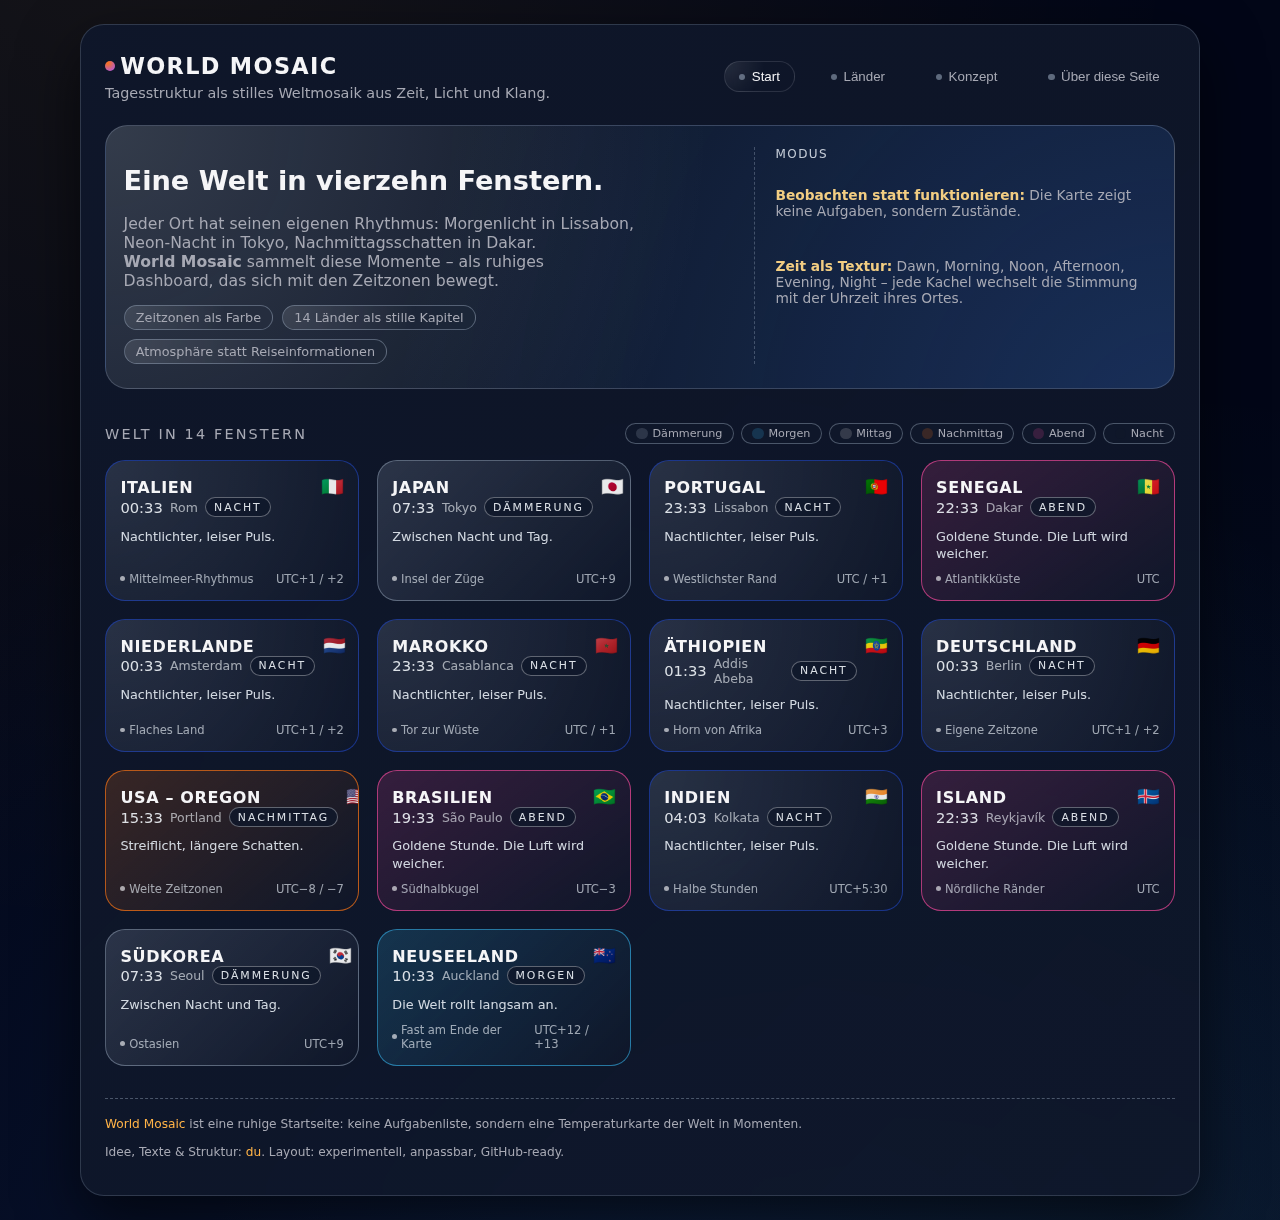
<file: index.html>
<!DOCTYPE html>
<html lang="de">
<head>
  <meta charset="UTF-8" />
  <title>World Mosaic – Tagesstruktur</title>
  <meta name="viewport" content="width=device-width, initial-scale=1" />
  <link rel="stylesheet" href="styles.css" />
</head>
<body>
  <main class="page">
    <!-- Top-Leiste -->
    <header class="top-row">
      <div class="brand">
        <div class="brand-title">
          <span class="mosaic-dot" aria-hidden="true"></span>
          WORLD MOSAIC
        </div>
        <div class="brand-subtitle">
          Tagesstruktur als stilles Weltmosaik aus Zeit, Licht und Klang.
        </div>
      </div>
      <nav class="nav" aria-label="Hauptnavigation">
        <button class="nav-link primary" type="button">
          <span class="dot" aria-hidden="true"></span>
          Start
        </button>
        <button class="nav-link" type="button">
          <span class="dot" aria-hidden="true"></span>
          Länder
        </button>
        <button class="nav-link" type="button">
          <span class="dot" aria-hidden="true"></span>
          Konzept
        </button>
        <button class="nav-link" type="button">
          <span class="dot" aria-hidden="true"></span>
          Über diese Seite
        </button>
      </nav>
    </header>

    <!-- Intro-Block -->
    <section class="intro">
      <div>
        <h1 class="intro-main-title">
          Eine Welt in vierzehn Fenstern.
        </h1>
        <p class="intro-main-subtitle">
          Jeder Ort hat seinen eigenen Rhythmus: Morgenlicht in Lissabon, Neon-Nacht in Tokyo,
          Nachmittagsschatten in Dakar. <br />
          <strong>World Mosaic</strong> sammelt diese Momente – als ruhiges Dashboard, das sich mit den Zeitzonen bewegt.
        </p>
        <div class="intro-pill-row">
          <div class="intro-pill">Zeitzonen als Farbe</div>
          <div class="intro-pill">14 Länder als stille Kapitel</div>
          <div class="intro-pill">Atmosphäre statt Reiseinformationen</div>
        </div>
      </div>
      <aside class="intro-side">
        <div class="intro-side-label">Modus</div>
        <p class="intro-side-line">
          <strong>Beobachten statt funktionieren:</strong> Die Karte zeigt keine Aufgaben, sondern Zustände.
        </p>
        <p class="intro-side-line">
          <strong>Zeit als Textur:</strong> Dawn, Morning, Noon, Afternoon, Evening, Night –
          jede Kachel wechselt die Stimmung mit der Uhrzeit ihres Ortes.
        </p>
      </aside>
    </section>

    <!-- Grid-Header -->
    <div class="grid-header-row">
      <div class="grid-title">Welt in 14 Fenstern</div>
      <div class="grid-legend" aria-hidden="true">
        <div class="legend-chip">
          <span class="legend-swatch dawn"></span>Dämmerung
        </div>
        <div class="legend-chip">
          <span class="legend-swatch morning"></span>Morgen
        </div>
        <div class="legend-chip">
          <span class="legend-swatch noon"></span>Mittag
        </div>
        <div class="legend-chip">
          <span class="legend-swatch afternoon"></span>Nachmittag
        </div>
        <div class="legend-chip">
          <span class="legend-swatch evening"></span>Abend
        </div>
        <div class="legend-chip">
          <span class="legend-swatch night"></span>Nacht
        </div>
      </div>
    </div>

    <!-- Länder-Grid -->
    <section class="country-grid" aria-label="Länderübersicht">
      <!-- 1: Italien -->
      <article class="country-card"
               data-tz="Europe/Rome"
               data-location="Rom"
               data-id="it">
        <div class="country-header-row">
          <div>
            <div class="country-name">Italien</div>
            <div class="country-meta">
              <span class="country-time js-time">--:--</span>
              <span class="country-city">Rom</span>
              <span class="time-badge js-band-label">—</span>
            </div>
          </div>
          <div class="country-flag" aria-hidden="true">🇮🇹</div>
        </div>
        <p class="country-tagline js-tagline">
          Warte auf das Licht.
        </p>
        <div class="country-footer">
          <span><span class="dot"></span> Mittelmeer-Rhythmus</span>
          <span>UTC+1 / +2</span>
        </div>
      </article>

      <!-- 2: Japan -->
      <article class="country-card"
               data-tz="Asia/Tokyo"
               data-location="Tokyo"
               data-id="jp">
        <div class="country-header-row">
          <div>
            <div class="country-name">Japan</div>
            <div class="country-meta">
              <span class="country-time js-time">--:--</span>
              <span class="country-city">Tokyo</span>
              <span class="time-badge js-band-label">—</span>
            </div>
          </div>
          <div class="country-flag" aria-hidden="true">🇯🇵</div>
        </div>
        <p class="country-tagline js-tagline">
          Neon und stille Bahnsteige.
        </p>
        <div class="country-footer">
          <span><span class="dot"></span> Insel der Züge</span>
          <span>UTC+9</span>
        </div>
      </article>

      <!-- 3: Portugal -->
      <article class="country-card"
               data-tz="Europe/Lisbon"
               data-location="Lissabon"
               data-id="pt">
        <div class="country-header-row">
          <div>
            <div class="country-name">Portugal</div>
            <div class="country-meta">
              <span class="country-time js-time">--:--</span>
              <span class="country-city">Lissabon</span>
              <span class="time-badge js-band-label">—</span>
            </div>
          </div>
          <div class="country-flag" aria-hidden="true">🇵🇹</div>
        </div>
        <p class="country-tagline js-tagline">
          Häuserkanten im Atlantiklicht.
        </p>
        <div class="country-footer">
          <span><span class="dot"></span> Westlichster Rand</span>
          <span>UTC / +1</span>
        </div>
      </article>

      <!-- 4: Senegal -->
      <article class="country-card"
               data-tz="Africa/Dakar"
               data-location="Dakar"
               data-id="sn">
        <div class="country-header-row">
          <div>
            <div class="country-name">Senegal</div>
            <div class="country-meta">
              <span class="country-time js-time">--:--</span>
              <span class="country-city">Dakar</span>
              <span class="time-badge js-band-label">—</span>
            </div>
          </div>
          <div class="country-flag" aria-hidden="true">🇸🇳</div>
        </div>
        <p class="country-tagline js-tagline">
          Salziger Wind, ferne Musik.
        </p>
        <div class="country-footer">
          <span><span class="dot"></span> Atlantikküste</span>
          <span>UTC</span>
        </div>
      </article>

      <!-- 5: Niederlande -->
      <article class="country-card"
               data-tz="Europe/Amsterdam"
               data-location="Amsterdam"
               data-id="nl">
        <div class="country-header-row">
          <div>
            <div class="country-name">Niederlande</div>
            <div class="country-meta">
              <span class="country-time js-time">--:--</span>
              <span class="country-city">Amsterdam</span>
              <span class="time-badge js-band-label">—</span>
            </div>
          </div>
          <div class="country-flag" aria-hidden="true">🇳🇱</div>
        </div>
        <p class="country-tagline js-tagline">
          Wasserlinien, Fahrräder, Himmel.
        </p>
        <div class="country-footer">
          <span><span class="dot"></span> Flaches Land</span>
          <span>UTC+1 / +2</span>
        </div>
      </article>

      <!-- 6: Marokko -->
      <article class="country-card"
               data-tz="Africa/Casablanca"
               data-location="Casablanca"
               data-id="ma">
        <div class="country-header-row">
          <div>
            <div class="country-name">Marokko</div>
            <div class="country-meta">
              <span class="country-time js-time">--:--</span>
              <span class="country-city">Casablanca</span>
              <span class="time-badge js-band-label">—</span>
            </div>
          </div>
          <div class="country-flag" aria-hidden="true">🇲🇦</div>
        </div>
        <p class="country-tagline js-tagline">
          Zwischen Gassen, Gewürzen, Meer.
        </p>
        <div class="country-footer">
          <span><span class="dot"></span> Tor zur Wüste</span>
          <span>UTC / +1</span>
        </div>
      </article>

      <!-- 7: Äthiopien -->
      <article class="country-card"
               data-tz="Africa/Addis_Ababa"
               data-location="Addis Abeba"
               data-id="et">
        <div class="country-header-row">
          <div>
            <div class="country-name">Äthiopien</div>
            <div class="country-meta">
              <span class="country-time js-time">--:--</span>
              <span class="country-city">Addis Abeba</span>
              <span class="time-badge js-band-label">—</span>
            </div>
          </div>
          <div class="country-flag" aria-hidden="true">🇪🇹</div>
        </div>
        <p class="country-tagline js-tagline">
          Hochlandluft und langsame Schritte.
        </p>
        <div class="country-footer">
          <span><span class="dot"></span> Horn von Afrika</span>
          <span>UTC+3</span>
        </div>
      </article>

      <!-- 8: Deutschland -->
      <article class="country-card"
               data-tz="Europe/Berlin"
               data-location="Berlin"
               data-id="de">
        <div class="country-header-row">
          <div>
            <div class="country-name">Deutschland</div>
            <div class="country-meta">
              <span class="country-time js-time">--:--</span>
              <span class="country-city">Berlin</span>
              <span class="time-badge js-band-label">—</span>
            </div>
          </div>
          <div class="country-flag" aria-hidden="true">🇩🇪</div>
        </div>
        <p class="country-tagline js-tagline">
          Glas, Beton und leise Küchenfenster.
        </p>
        <div class="country-footer">
          <span><span class="dot"></span> Eigene Zeitzone</span>
          <span>UTC+1 / +2</span>
        </div>
      </article>

      <!-- 9: USA (Portland / Oregon) -->
      <article class="country-card"
               data-tz="America/Los_Angeles"
               data-location="Portland, OR"
               data-id="us-or">
        <div class="country-header-row">
          <div>
            <div class="country-name">USA – Oregon</div>
            <div class="country-meta">
              <span class="country-time js-time">--:--</span>
              <span class="country-city">Portland</span>
              <span class="time-badge js-band-label">—</span>
            </div>
          </div>
          <div class="country-flag" aria-hidden="true">🇺🇸</div>
        </div>
        <p class="country-tagline js-tagline">
          Nebel, Brücken, lange Morgen.
        </p>
        <div class="country-footer">
          <span><span class="dot"></span> Weite Zeitzonen</span>
          <span>UTC−8 / −7</span>
        </div>
      </article>

      <!-- 10: Brasilien -->
      <article class="country-card"
               data-tz="America/Sao_Paulo"
               data-location="São Paulo"
               data-id="br">
        <div class="country-header-row">
          <div>
            <div class="country-name">Brasilien</div>
            <div class="country-meta">
              <span class="country-time js-time">--:--</span>
              <span class="country-city">São Paulo</span>
              <span class="time-badge js-band-label">—</span>
            </div>
          </div>
          <div class="country-flag" aria-hidden="true">🇧🇷</div>
        </div>
        <p class="country-tagline js-tagline">
          Dichte Stadt, warme Nächte.
        </p>
        <div class="country-footer">
          <span><span class="dot"></span> Südhalbkugel</span>
          <span>UTC−3</span>
        </div>
      </article>

      <!-- 11: Indien -->
      <article class="country-card"
               data-tz="Asia/Kolkata"
               data-location="Kolkata"
               data-id="in">
        <div class="country-header-row">
          <div>
            <div class="country-name">Indien</div>
            <div class="country-meta">
              <span class="country-time js-time">--:--</span>
              <span class="country-city">Kolkata</span>
              <span class="time-badge js-band-label">—</span>
            </div>
          </div>
          <div class="country-flag" aria-hidden="true">🇮🇳</div>
        </div>
        <p class="country-tagline js-tagline">
          Zwischen Rädern, Stimmen, Staub.
        </p>
        <div class="country-footer">
          <span><span class="dot"></span> Halbe Stunden</span>
          <span>UTC+5:30</span>
        </div>
      </article>

      <!-- 12: Island -->
      <article class="country-card"
               data-tz="Atlantic/Reykjavik"
               data-location="Reykjavík"
               data-id="is">
        <div class="country-header-row">
          <div>
            <div class="country-name">Island</div>
            <div class="country-meta">
              <span class="country-time js-time">--:--</span>
              <span class="country-city">Reykjavík</span>
              <span class="time-badge js-band-label">—</span>
            </div>
          </div>
          <div class="country-flag" aria-hidden="true">🇮🇸</div>
        </div>
        <p class="country-tagline js-tagline">
          Kühle Luft, lange Schatten.
        </p>
        <div class="country-footer">
          <span><span class="dot"></span> Nördliche Ränder</span>
          <span>UTC</span>
        </div>
      </article>

      <!-- 13: Südkorea -->
      <article class="country-card"
               data-tz="Asia/Seoul"
               data-location="Seoul"
               data-id="kr">
        <div class="country-header-row">
          <div>
            <div class="country-name">Südkorea</div>
            <div class="country-meta">
              <span class="country-time js-time">--:--</span>
              <span class="country-city">Seoul</span>
              <span class="time-badge js-band-label">—</span>
            </div>
          </div>
          <div class="country-flag" aria-hidden="true">🇰🇷</div>
        </div>
        <p class="country-tagline js-tagline">
          Bildschirme, Straßen, Kaffee.
        </p>
        <div class="country-footer">
          <span><span class="dot"></span> Ostasien</span>
          <span>UTC+9</span>
        </div>
      </article>

      <!-- 14: Neuseeland -->
      <article class="country-card"
               data-tz="Pacific/Auckland"
               data-location="Auckland"
               data-id="nz">
        <div class="country-header-row">
          <div>
            <div class="country-name">Neuseeland</div>
            <div class="country-meta">
              <span class="country-time js-time">--:--</span>
              <span class="country-city">Auckland</span>
              <span class="time-badge js-band-label">—</span>
            </div>
          </div>
          <div class="country-flag" aria-hidden="true">🇳🇿</div>
        </div>
        <p class="country-tagline js-tagline">
          Morgen, wenn hier noch Nacht ist.
        </p>
        <div class="country-footer">
          <span><span class="dot"></span> Fast am Ende der Karte</span>
          <span>UTC+12 / +13</span>
        </div>
      </article>
    </section>

    <!-- Footer -->
    <footer class="page-footer">
      <div>
        <strong>World Mosaic</strong> ist eine ruhige Startseite:
        keine Aufgabenliste, sondern eine Temperaturkarte der Welt in Momenten.
      </div>
      <div>
        Idee, Texte &amp; Struktur: <strong>du</strong>.  
        Layout: experimentell, anpassbar, GitHub-ready.
      </div>
    </footer>
  </main>

  <script src="script.js"></script>
</body>
</html>
</file>
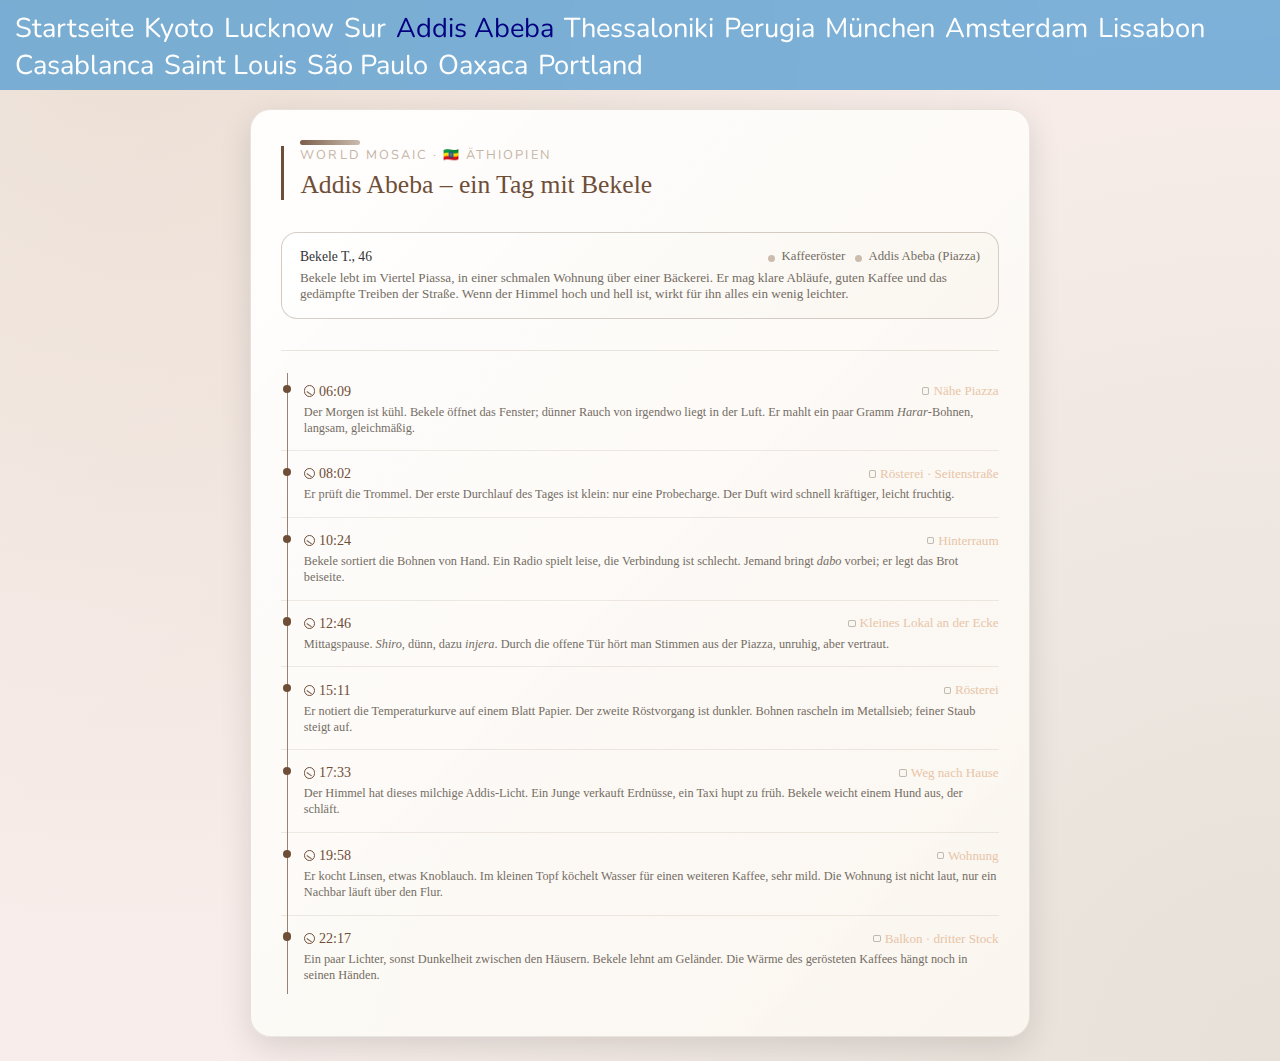
<file: aethiopien.html>
<!DOCTYPE html>
<html lang="de">
 <head>
  <meta charset="UTF-8" />
  <title>World Mosaic – Ethiopia · Addis Abeba</title>
  <link rel="shortcut icon" href="Africa.ico">
  <meta name="viewport" content="width=device-width, initial-scale=1" />
  <link rel="stylesheet" href="aethiopien.css" />
 </head>
 <body>
  <header>
    <nav id="navbar">
       <a href="index.html">Startseite</a>
       <a href="japan.html">Kyoto</a>
       <a href="indien.html">Lucknow</a>
       <a href="oman.html">Sur</a>
       <a href="aethiopien.html" id="act">Addis Abeba</a>
       <a href="griechenland.html">Thessaloniki</a>
       <a href="italien.html">Perugia</a>
       <a href="deutschland.html">München</a>
       <a href="niederlande.html">Amsterdam</a>
       <a href="portugal.html">Lissabon</a>
       <a href="marokko.html">Casablanca</a>
       <a href="senegal.html">Saint Louis</a>
       <a href="brasilien.html">São Paulo</a>
       <a href="mexiko.html">Oaxaca</a>
       <a href="usa.html">Portland</a>
     </nav>
  </header>
  <article id="aethiopien" class="page">
      <header class="page-header">
      <div class="label">World Mosaic · 🇪🇹 Äthiopien</div>
         <h5 class="title">Addis Abeba – ein Tag mit Bekele</h5>
      </header>
      <section class="person-card">
         <div class="person-header">
           <h2 class="person-name">Bekele T., 46</h2>
        <div class="person-meta">
           <span>Kaffeeröster</span>
           <span>Addis Abeba (Piazza)</span>
        </div>
      </div>
       <p class="person-text">
          Bekele lebt im Viertel Piassa, in einer schmalen Wohnung über einer Bäckerei.
          Er mag klare Abläufe, guten Kaffee und das gedämpfte Treiben der Straße.
          Wenn der Himmel hoch und hell ist, wirkt für ihn alles ein wenig leichter.
       </p>
     </section>
     <main class="timeline" aria-label="Tagesstruktur in Addis Abeba">
        <section class="time-block">
          <div class="time-meta">
            <span class="time-label">06:09</span>
            <span class="time-location">Nähe Piazza</span>
          </div>
          <p class="time-text">
             Der Morgen ist kühl.
             Bekele öffnet das Fenster; dünner Rauch von irgendwo liegt in der Luft.
             Er mahlt ein paar Gramm <i>Harar</i>-Bohnen, langsam, gleichmäßig.
           </p>
        </section>
        <section class="time-block">
          <div class="time-meta">
            <span class="time-label">08:02</span>
            <span class="time-location">Rösterei · Seitenstraße</span>
          </div>
          <p class="time-text">
             Er prüft die Trommel.
             Der erste Durchlauf des Tages ist klein: nur eine Probecharge.
             Der Duft wird schnell kräftiger, leicht fruchtig.
          </p>
      </section>
      <section class="time-block">
        <div class="time-meta">
          <span class="time-label">10:24</span>
          <span class="time-location">Hinterraum</span>
        </div>
        <p class="time-text">Bekele sortiert die Bohnen von Hand.
           Ein Radio spielt leise, die Verbindung ist schlecht.
           Jemand bringt <i>dabo</i> vorbei; er legt das Brot beiseite.
        </p>
      </section>
      <section class="time-block">
        <div class="time-meta">
          <span class="time-label">12:46</span>
          <span class="time-location">Kleines Lokal an der Ecke</span>
        </div>
        <p class="time-text">
          Mittagspause.
          <i>Shiro</i>, dünn, dazu <i>injera</i>.
          Durch die offene Tür hört man Stimmen aus der Piazza, unruhig, aber vertraut.
        </p>
      </section>
      <section class="time-block">
        <div class="time-meta">
          <span class="time-label">15:11</span>
          <span class="time-location">Rösterei</span>
        </div>
        <p class="time-text">
          Er notiert die Temperaturkurve auf einem Blatt Papier.
          Der zweite Röstvorgang ist dunkler.
          Bohnen rascheln im Metallsieb; feiner Staub steigt auf.
        </p>
      </section>
      <section class="time-block">
        <div class="time-meta">
          <span class="time-label">17:33</span>
          <span class="time-location">Weg nach Hause</span>
        </div>
        <p class="time-text">
          Der Himmel hat dieses milchige Addis-Licht.
          Ein Junge verkauft Erdnüsse, ein Taxi hupt zu früh.
          Bekele weicht einem Hund aus, der schläft.
        </p>
      </section>
      <section class="time-block">
        <div class="time-meta">
          <span class="time-label">19:58</span>
          <span class="time-location">Wohnung</span>
        </div>
        <p class="time-text">
          Er kocht Linsen, etwas Knoblauch.
          Im kleinen Topf köchelt Wasser für einen weiteren Kaffee, sehr mild.
          Die Wohnung ist nicht laut, nur ein Nachbar läuft über den Flur.
        </p>
      </section>
      <section class="time-block">
        <div class="time-meta">
          <span class="time-label">22:17</span>
          <span class="time-location">Balkon · dritter Stock</span>
        </div>
        <p class="time-text">
          Ein paar Lichter, sonst Dunkelheit zwischen den Häusern.
          Bekele lehnt am Geländer.
          Die Wärme des gerösteten Kaffees hängt noch in seinen Händen.
        </p>
      </section>
    </main>
  </article>
</body>
</html>
</file>
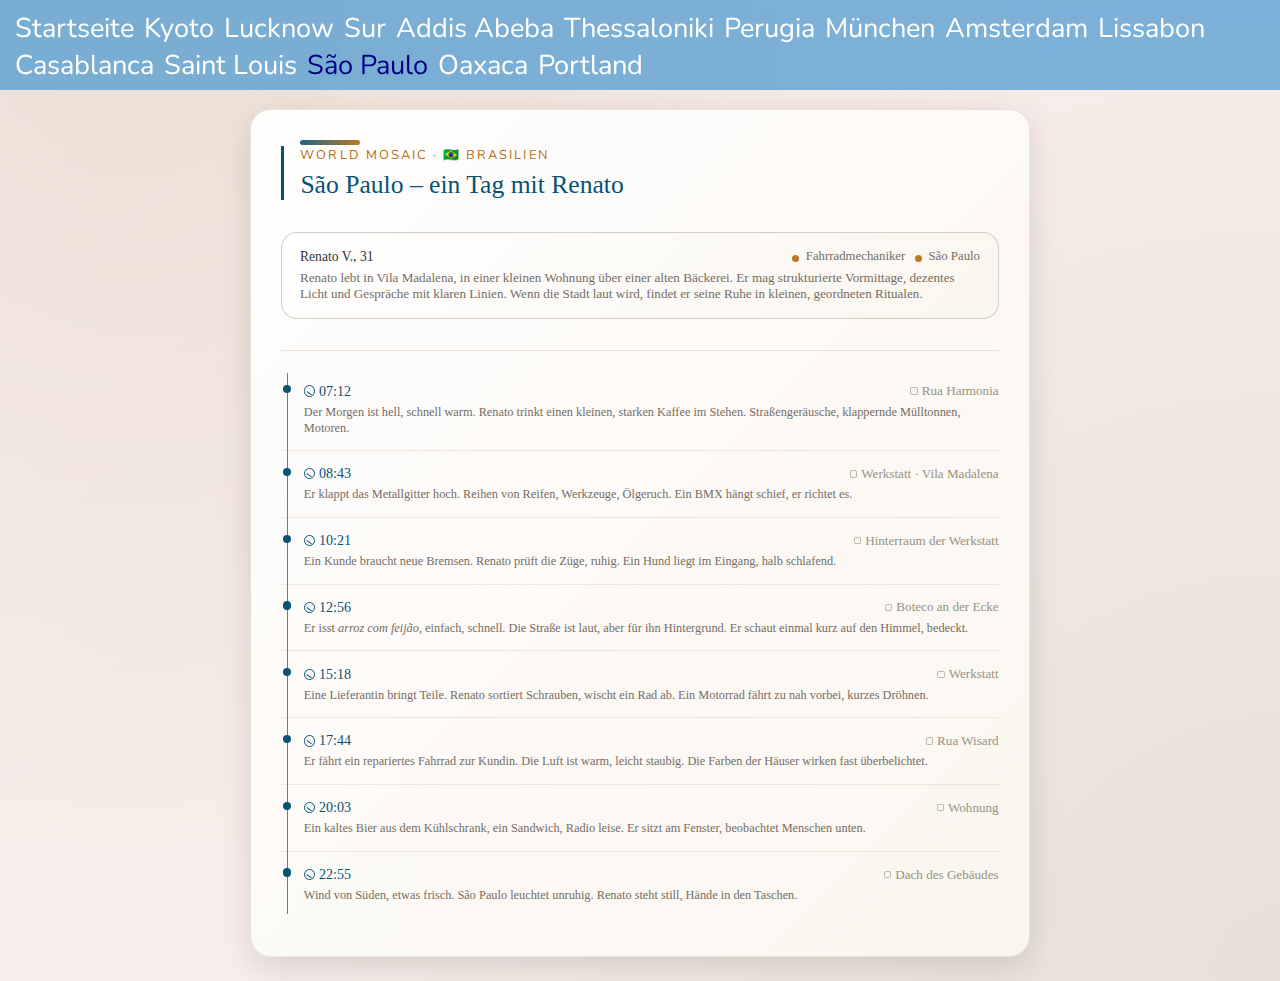
<file: brasilien.html>
<!DOCTYPE html>
<html lang="de">
  <head>
    <meta charset="UTF-8" />
    <title>World Mosaic – Brazil · São Paulo</title>
    <meta name="viewport" content="width=device-width, initial-scale=1" />
    <link rel="shortcut icon" href="Africa.ico">
    <link rel="stylesheet" href="brasilien.css" />
  </head>
  <body>    
    <header>
      <nav id="navbar">
        <a href="index.html">Startseite</a>
        <a href="japan.html">Kyoto</a>
        <a href="indien.html">Lucknow</a>
        <a href="oman.html">Sur</a>
        <a href="aethiopien.html">Addis Abeba</a>
        <a href="griechenland.html">Thessaloniki</a>
        <a href="italien.html">Perugia</a>
        <a href="deutschland.html">München</a>
        <a href="niederlande.html">Amsterdam</a>
        <a href="portugal.html">Lissabon</a>
        <a href="marokko.html">Casablanca</a>
        <a href="senegal.html">Saint Louis</a>
        <a href="brasilien.html" id="act">São Paulo</a>
        <a href="mexiko.html">Oaxaca</a>
        <a href="usa.html">Portland</a>
      </nav>
    </header>
    <article id="brasilien" class="page">
      <header class="page-header">
        <div class="label">World Mosaic · 🇧🇷 Brasilien</div>
        <h5 class="title">São Paulo – ein Tag mit Renato</h5>
      </header>
      <section class="person-card">
       <div class="person-header">
          <h2 class="person-name">Renato V., 31</h2>
          <div class="person-meta">
            <span>Fahrradmechaniker</span>
            <span>São Paulo</span>
          </div>
        </div>
        <p class="person-text">
           Renato lebt in Vila Madalena, in einer kleinen Wohnung über einer alten Bäckerei.
           Er mag strukturierte Vormittage, dezentes Licht und Gespräche mit klaren Linien.
           Wenn die Stadt laut wird, findet er seine Ruhe in kleinen, geordneten Ritualen.
        </p>
      </section>
      <main class="timeline" aria-label="Tagesstruktur in São Paulo">
        <section class="time-block">
           <div class="time-meta">
             <span class="time-label">07:12</span>
             <span class="time-location">Rua Harmonia</span>
            </div>
            <p class="time-text">
               Der Morgen ist hell, schnell warm.
               Renato trinkt einen kleinen, starken Kaffee im Stehen.
               Straßengeräusche, klappernde Mülltonnen, Motoren.
            </p>
        </section>
        <section class="time-block">
           <div class="time-meta">
             <span class="time-label">08:43</span>
             <span class="time-location">Werkstatt · Vila Madalena</span>
           </div>
           <p class="time-text">
              Er klappt das Metallgitter hoch.
              Reihen von Reifen, Werkzeuge, Ölgeruch.
              Ein BMX hängt schief, er richtet es.
           </p>
       </section>
       <section class="time-block">
          <div class="time-meta">
            <span class="time-label">10:21</span>
            <span class="time-location">Hinterraum der Werkstatt</span>
          </div>
          <p class="time-text">
             Ein Kunde braucht neue Bremsen.
             Renato prüft die Züge, ruhig.
             Ein Hund liegt im Eingang, halb schlafend.
          </p>
      </section>
      <section class="time-block">
         <div class="time-meta">
           <span class="time-label">12:56</span>
           <span class="time-location">Boteco an der Ecke</span>
         </div>
         <p class="time-text">
            Er isst <i>arroz com feijão</i>, einfach, schnell.
            Die Straße ist laut, aber für ihn Hintergrund.
            Er schaut einmal kurz auf den Himmel, bedeckt.
         </p>
      </section>
      <section class="time-block">
         <div class="time-meta">
           <span class="time-label">15:18</span>
           <span class="time-location">Werkstatt</span>
         </div>
         <p class="time-text">
            Eine Lieferantin bringt Teile.
            Renato sortiert Schrauben, wischt ein Rad ab.
            Ein Motorrad fährt zu nah vorbei, kurzes Dröhnen.
         </p>
      </section>
      <section class="time-block">
         <div class="time-meta">
           <span class="time-label">17:44</span>
           <span class="time-location">Rua Wisard</span>
         </div>
         <p class="time-text">
            Er fährt ein repariertes Fahrrad zur Kundin.
            Die Luft ist warm, leicht staubig.
            Die Farben der Häuser wirken fast überbelichtet.
         </p>
      </section>
      <section class="time-block">
         <div class="time-meta">
           <span class="time-label">20:03</span>
           <span class="time-location">Wohnung</span>
         </div>
         <p class="time-text">
            Ein kaltes Bier aus dem Kühlschrank,
            ein Sandwich, Radio leise.
            Er sitzt am Fenster, beobachtet Menschen unten.
         </p>
      </section>
      <section class="time-block">
         <div class="time-meta">
           <span class="time-label">22:55</span>
           <span class="time-location">Dach des Gebäudes</span>
         </div>
         <p class="time-text">
            Wind von Süden, etwas frisch.
            São Paulo leuchtet unruhig.
            Renato steht still, Hände in den Taschen.
         </p>
      </section>
    </main>
  </article>
 </body>
</html>
</file>
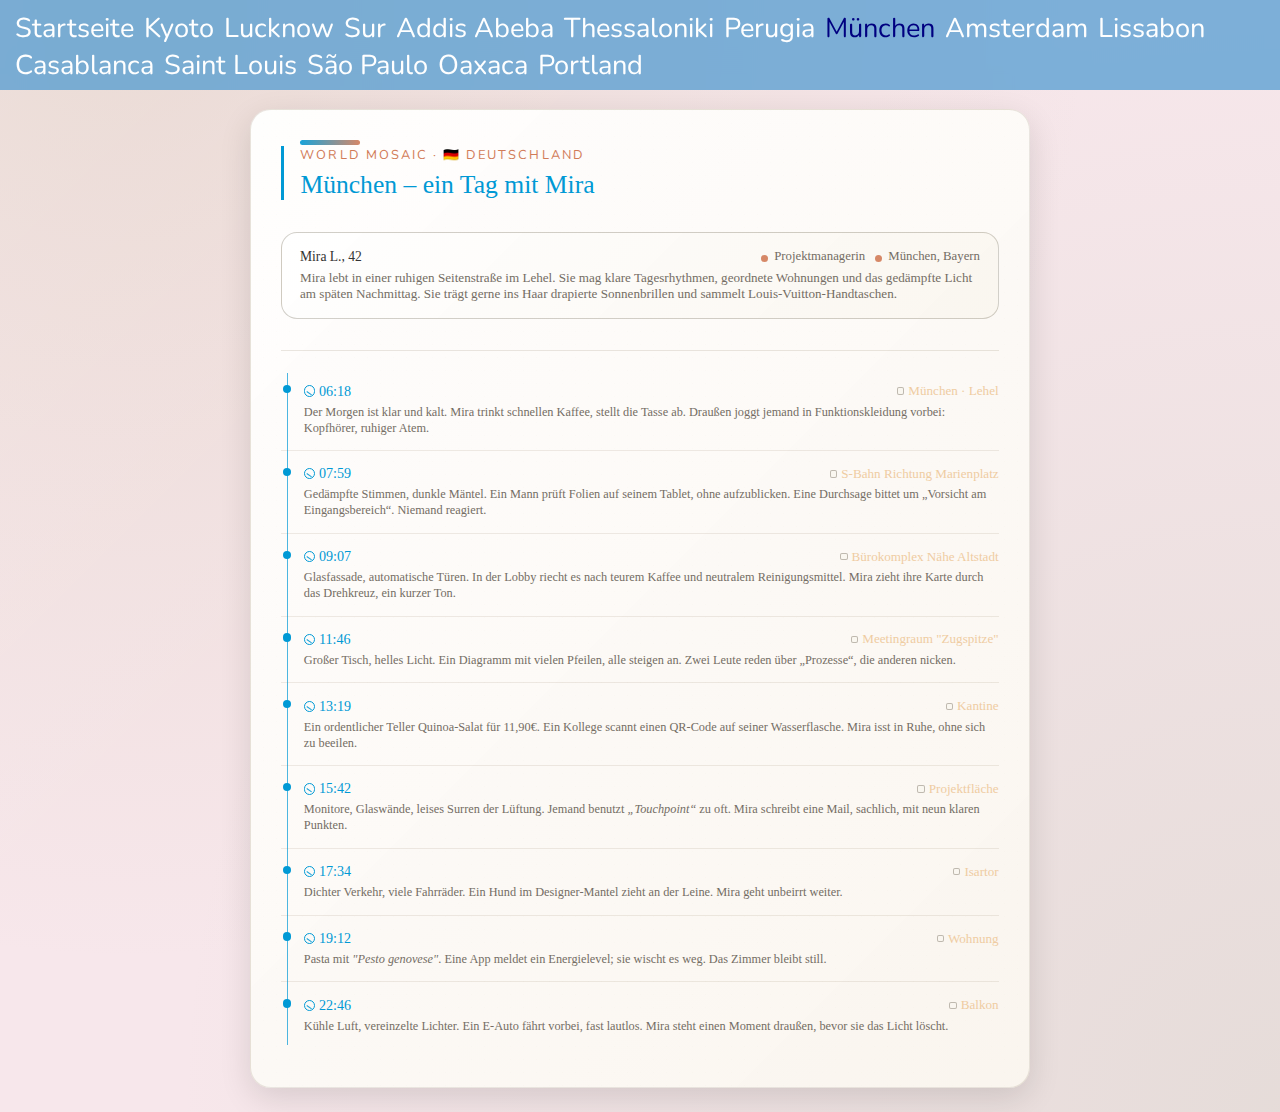
<file: deutschland.html>
<!DOCTYPE html>
<html lang="de">
  <head>
   <meta charset="UTF-8" />
   <title>World Mosaic – Germany · Munich</title>
   <meta name="viewport" content="width=device-width, initial-scale=1" />
   <link rel="shortcut icon" href="Africa.ico">
   <link rel="stylesheet" href="deutschland.css" />
  </head>
  <body>    
    <header>
      <nav id="navbar">
        <a href="index.html">Startseite</a>
        <a href="japan.html">Kyoto</a>
        <a href="indien.html">Lucknow</a>
        <a href="oman.html">Sur</a>
        <a href="aethiopien.html">Addis Abeba</a>
        <a href="griechenland.html">Thessaloniki</a>
        <a href="italien.html">Perugia</a>
        <a href="deutschland.html" id="act">München</a>
        <a href="niederlande.html">Amsterdam</a>
        <a href="portugal.html">Lissabon</a>
        <a href="marokko.html">Casablanca</a>
        <a href="senegal.html">Saint Louis</a>
        <a href="brasilien.html">São Paulo</a>
        <a href="mexiko.html">Oaxaca</a>
        <a href="usa.html">Portland</a>
     </nav>   
    </header>  
    <article id="deutschland" class="page">
      <header class="page-header">
        <div class="label">World Mosaic · 🇩🇪 Deutschland</div>
        <h1 class="title">München – ein Tag mit Mira</h1>
      </header>
      <section class="person-card">
        <div class="person-header">
          <h2 class="person-name">Mira L., 42</h2>
           <div class="person-meta">
            <span>Projektmanagerin</span>
            <span>München, Bayern</span>
           </div>
         </div>
         <p class="person-text">
            Mira lebt in einer ruhigen Seitenstraße im Lehel.
            Sie mag klare Tagesrhythmen, geordnete Wohnungen und das gedämpfte Licht am späten Nachmittag.
            Sie trägt gerne ins Haar drapierte Sonnenbrillen und sammelt Louis-Vuitton-Handtaschen.
         </p>
        </section>
        <main class="timeline" aria-label="Tagesstruktur in München">
          <section class="time-block">
            <div class="time-meta">
               <span class="time-label">06:18</span>
               <span class="time-location">München · Lehel</span>
            </div>
            <p class="time-text">
               Der Morgen ist klar und kalt.
               Mira trinkt schnellen Kaffee, stellt die Tasse ab.
               Draußen joggt jemand in Funktionskleidung vorbei: Kopfhörer, ruhiger Atem.
            </p>
        </section>
        <section class="time-block">
          <div class="time-meta">
            <span class="time-label">07:59</span>
            <span class="time-location">S-Bahn Richtung Marienplatz</span>
          </div>
          <p class="time-text">
             Gedämpfte Stimmen, dunkle Mäntel.
             Ein Mann prüft Folien auf seinem Tablet, ohne aufzublicken.
             Eine Durchsage bittet um „Vorsicht am Eingangsbereich“. Niemand reagiert.
          </p>
       </section>
       <section class="time-block">
         <div class="time-meta">
           <span class="time-label">09:07</span>
           <span class="time-location">Bürokomplex Nähe Altstadt</span>
         </div>
         <p class="time-text">
            Glasfassade, automatische Türen.
            In der Lobby riecht es nach teurem Kaffee und neutralem Reinigungsmittel.
            Mira zieht ihre Karte durch das Drehkreuz, ein kurzer Ton.
         </p>
      </section>    
      <section class="time-block">
        <div class="time-meta">
          <span class="time-label">11:46</span>
          <span class="time-location">Meetingraum "Zugspitze"</span>
        </div>
        <p class="time-text">
           Großer Tisch, helles Licht.
           Ein Diagramm mit vielen Pfeilen, alle steigen an.
           Zwei Leute reden über „Prozesse“, die anderen nicken.
        </p>
      </section>
      <section class="time-block">
        <div class="time-meta">
          <span class="time-label">13:19</span>
          <span class="time-location">Kantine</span>
        </div>
        <p class="time-text">
           Ein ordentlicher Teller Quinoa-Salat für 11,90€.
           Ein Kollege scannt einen QR-Code auf seiner Wasserflasche.
           Mira isst in Ruhe, ohne sich zu beeilen.
        </p>
      </section>
      <section class="time-block">
        <div class="time-meta">
          <span class="time-label">15:42</span>
          <span class="time-location">Projektfläche</span>
        </div>
        <p class="time-text">
           Monitore, Glaswände, leises Surren der Lüftung.
           Jemand benutzt <i>„Touchpoint“</i> zu oft.
           Mira schreibt eine Mail, sachlich, mit neun klaren Punkten.
        </p>
      </section>
            <section class="time-block">
        <div class="time-meta">
          <span class="time-label">17:34</span>
          <span class="time-location">Isartor</span>
        </div>
        <p class="time-text">
           Dichter Verkehr, viele Fahrräder.
           Ein Hund im Designer-Mantel zieht an der Leine.
           Mira geht unbeirrt weiter.
        </p>
      </section>
      <section class="time-block">
        <div class="time-meta">
          <span class="time-label">19:12</span>
          <span class="time-location">Wohnung</span>
        </div>
        <p class="time-text">
           Pasta mit <i>"Pesto genovese"</i>.
           Eine App meldet ein Energielevel; sie wischt es weg.
           Das Zimmer bleibt still.
        </p>
      </section>
      <section class="time-block">
        <div class="time-meta">
          <span class="time-label">22:46</span>
          <span class="time-location">Balkon</span>
        </div>
        <p class="time-text">
           Kühle Luft, vereinzelte Lichter.
           Ein E-Auto fährt vorbei, fast lautlos.
           Mira steht einen Moment draußen, bevor sie das Licht löscht.
        </p>
      </section>
    </main>
  </article>
</body>
</html>
</file>
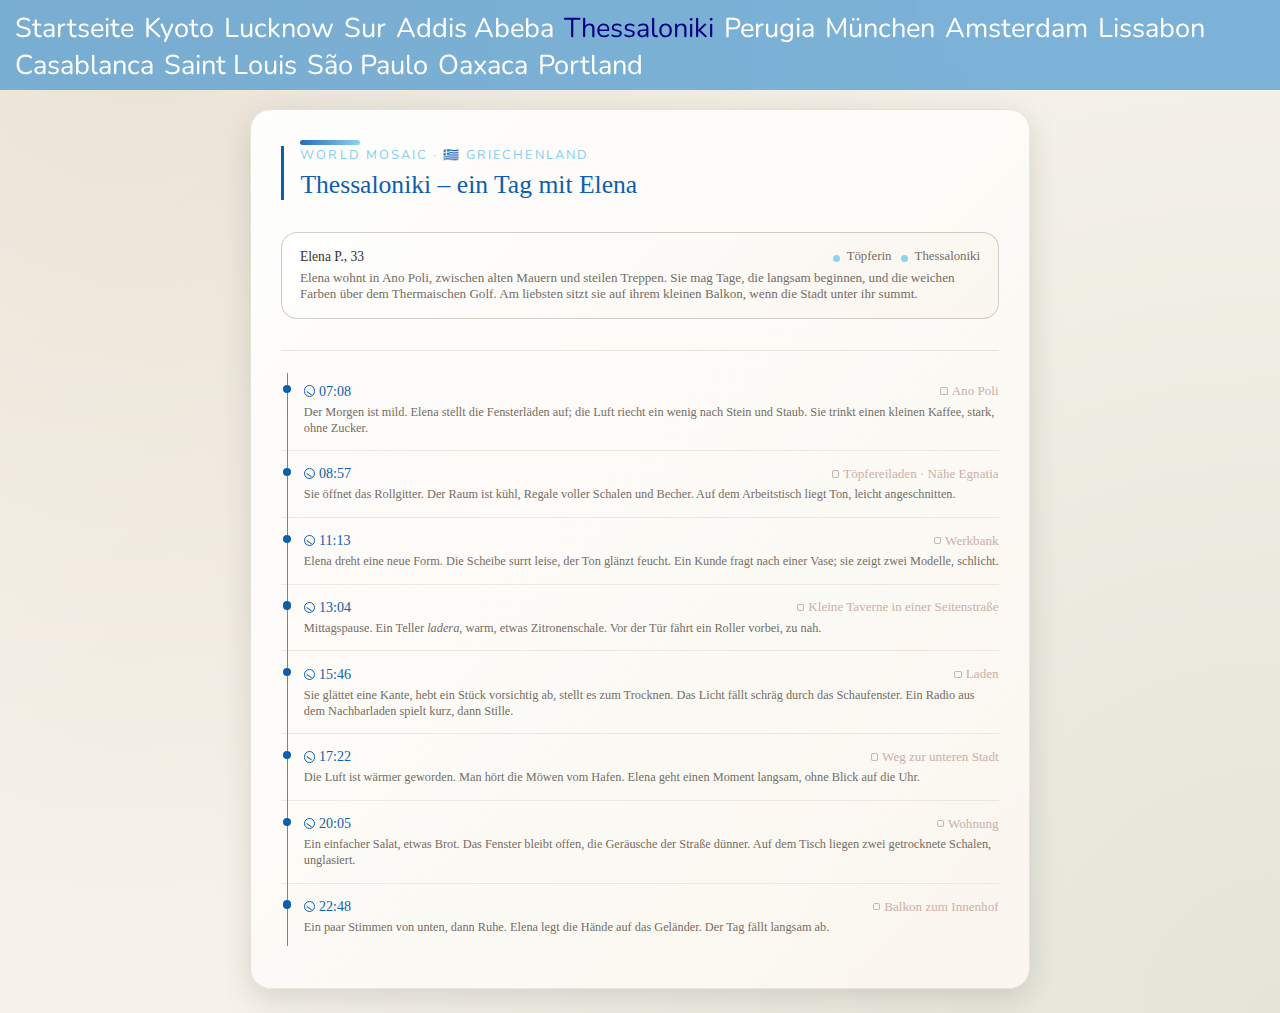
<file: griechenland.html>
<!DOCTYPE html>
<html lang="de">
 <head>
   <meta charset="UTF-8" />
   <title>World Mosaic – Greece · Thessaloniki</title>
   <meta name="viewport" content="width=device-width, initial-scale=1" />
   <link rel="shortcut icon" href="Africa.ico">
   <link rel="stylesheet" href="griechenland.css" />
 </head>
 <body>    
   <header>
     <nav id="navbar">
       <a href="index.html">Startseite</a>
       <a href="japan.html">Kyoto</a>
       <a href="indien.html">Lucknow</a>
       <a href="oman.html">Sur</a>
       <a href="aethiopien.html">Addis Abeba</a>
       <a href="griechenland.html" id="act">Thessaloniki</a>
       <a href="italien.html">Perugia</a>
       <a href="deutschland.html">München</a>
       <a href="niederlande.html">Amsterdam</a>
       <a href="portugal.html">Lissabon</a>
       <a href="marokko.html">Casablanca</a>
       <a href="senegal.html">Saint Louis</a>
       <a href="brasilien.html">São Paulo</a>
       <a href="mexiko.html">Oaxaca</a>
       <a href="usa.html">Portland</a>
    </nav>    
  </header>
  <article id="griechenland" class="page">
    <header class="page-header">
      <div class="label">World Mosaic · 🇬🇷 Griechenland</div>
      <h1 class="title">Thessaloniki – ein Tag mit Elena</h1>
    </header>
    <section class="person-card">
      <div class="person-header">
        <h2 class="person-name">Elena P., 33</h2>
        <div class="person-meta">
          <span>Töpferin</span>
          <span>Thessaloniki</span>
        </div>
      </div>
    <p class="person-text">Elena wohnt in Ano Poli, zwischen alten Mauern und steilen Treppen.
       Sie mag Tage, die langsam beginnen, und die weichen Farben über dem Thermaischen Golf.
       Am liebsten sitzt sie auf ihrem kleinen Balkon, wenn die Stadt unter ihr summt.
    </p>
  </section>
  <main class="timeline" aria-label="Tagesstruktur in Thessaloniki">
      <section class="time-block">
        <div class="time-meta">
          <span class="time-label">07:08</span>
          <span class="time-location">Ano Poli</span>
        </div>
        <p class="time-text">
           Der Morgen ist mild.
           Elena stellt die Fensterläden auf; die Luft riecht ein wenig nach Stein und Staub.
           Sie trinkt einen kleinen Kaffee, stark, ohne Zucker.
        </p>
      </section>
      <section class="time-block">
        <div class="time-meta">
          <span class="time-label">08:57</span>
          <span class="time-location">Töpfereiladen · Nähe Egnatia</span>
        </div>
        <p class="time-text">
           Sie öffnet das Rollgitter.
           Der Raum ist kühl, Regale voller Schalen und Becher.
           Auf dem Arbeitstisch liegt Ton, leicht angeschnitten.
        </p>
      </section>
      <section class="time-block">
        <div class="time-meta">
          <span class="time-label">11:13</span>
          <span class="time-location">Werkbank</span>
        </div>
        <p class="time-text">
           Elena dreht eine neue Form.
           Die Scheibe surrt leise, der Ton glänzt feucht.
           Ein Kunde fragt nach einer Vase; sie zeigt zwei Modelle, schlicht.
        </p>
      </section>
      <section class="time-block">
        <div class="time-meta">
          <span class="time-label">13:04</span>
          <span class="time-location">Kleine Taverne in einer Seitenstraße</span>
        </div>
        <p class="time-text">
           Mittagspause.
           Ein Teller <i>ladera</i>, warm, etwas Zitronenschale.
           Vor der Tür fährt ein Roller vorbei, zu nah.
        </p>
      </section>
      <section class="time-block">
        <div class="time-meta">
          <span class="time-label">15:46</span>
          <span class="time-location">Laden</span>
        </div>
        <p class="time-text">
           Sie glättet eine Kante, hebt ein Stück vorsichtig ab, stellt es zum Trocknen.
           Das Licht fällt schräg durch das Schaufenster.
           Ein Radio aus dem Nachbarladen spielt kurz, dann Stille.
        </p>
      </section>
      <section class="time-block">
        <div class="time-meta">
          <span class="time-label">17:22</span>
          <span class="time-location">Weg zur unteren Stadt</span>
        </div>
        <p class="time-text">
           Die Luft ist wärmer geworden.
           Man hört die Möwen vom Hafen.
           Elena geht einen Moment langsam, ohne Blick auf die Uhr.
        </p>
      </section>
      <section class="time-block">
        <div class="time-meta">
          <span class="time-label">20:05</span>
          <span class="time-location">Wohnung</span>
        </div>
        <p class="time-text">
           Ein einfacher Salat, etwas Brot.
           Das Fenster bleibt offen, die Geräusche der Straße dünner.
           Auf dem Tisch liegen zwei getrocknete Schalen, unglasiert.
        </p>
      </section>
      <section class="time-block">
        <div class="time-meta">
          <span class="time-label">22:48</span>
          <span class="time-location">Balkon zum Innenhof</span>
        </div>
        <p class="time-text">
           Ein paar Stimmen von unten, dann Ruhe.
           Elena legt die Hände auf das Geländer.
           Der Tag fällt langsam ab.
        </p>
      </section>
    </main>
  </article>
 </body>
</html>
</file>
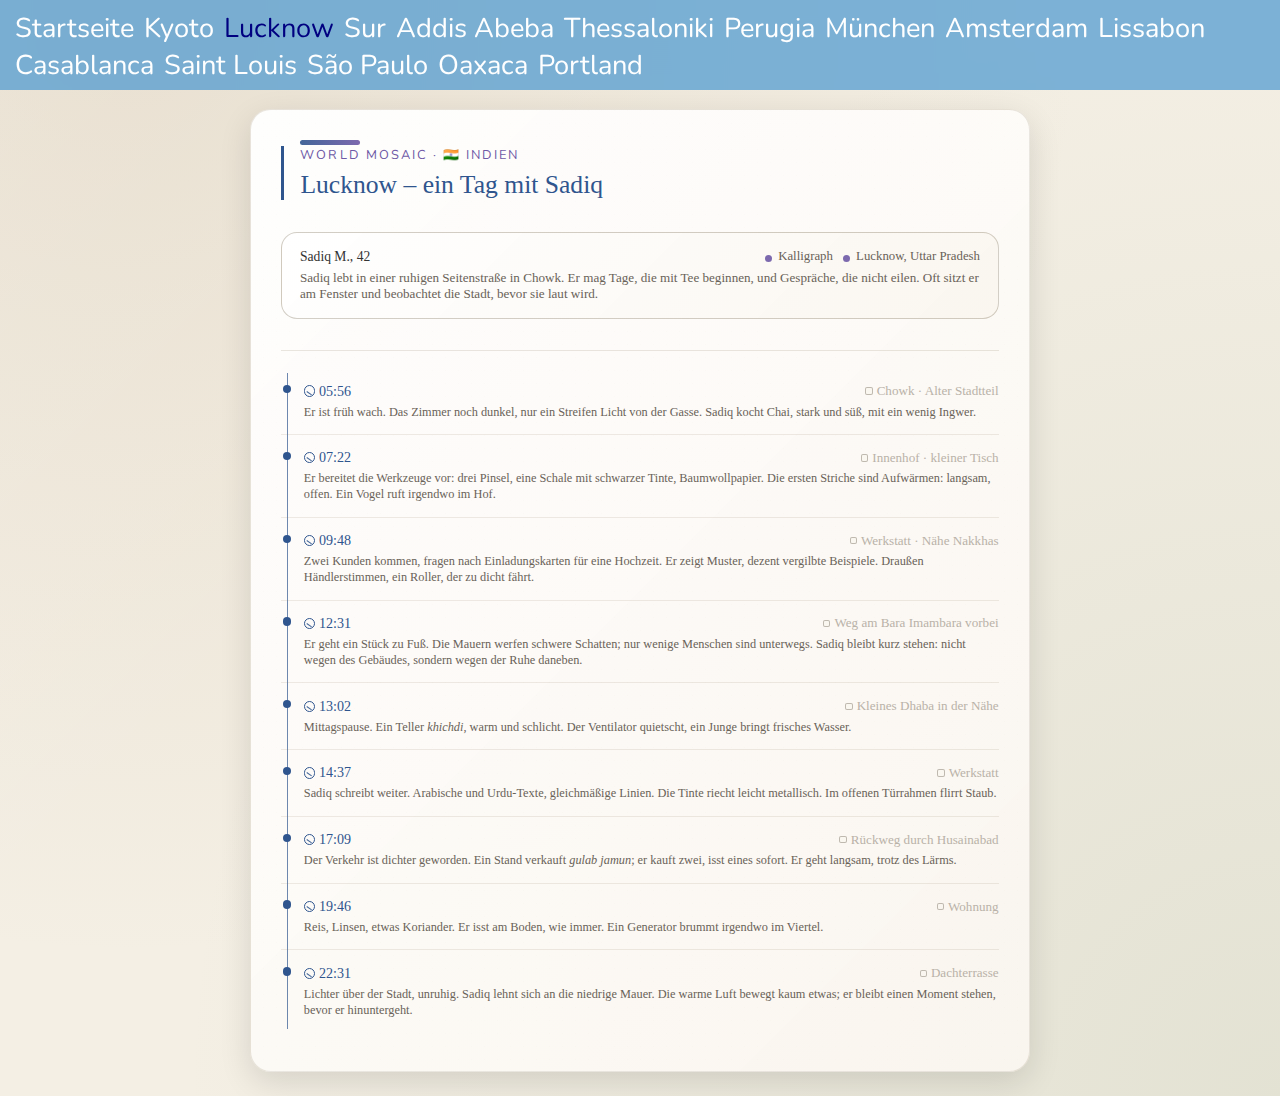
<file: indien.html>
<!DOCTYPE html>
<html lang="de">
  <head>
    <meta charset="utf-8">
    <meta name="viewport" content="width=device-width, initial-scale=1.0">
    <title>World Mosaic – Indien · Lucknow</title>
    <link rel="shortcut icon" href="Africa.ico">
    <link rel="stylesheet" href="indien.css" />
  </head>
  <body>
    <header>
      <nav id="navbar">
        <a href="index.html">Startseite</a>
        <a href="japan.html">Kyoto</a>
        <a href="indien.html" id="act">Lucknow</a>
        <a href="oman.html">Sur</a>
        <a href="aethiopien.html">Addis Abeba</a>
        <a href="griechenland.html">Thessaloniki</a>
        <a href="italien.html">Perugia</a>
        <a href="deutschland.html">München</a>
        <a href="niederlande.html">Amsterdam</a>
        <a href="portugal.html">Lissabon</a>
        <a href="marokko.html">Casablanca</a>
        <a href="senegal.html">Saint Louis</a>
        <a href="brasilien.html">São Paulo</a>
        <a href="mexiko.html">Oaxaca</a>
        <a href="usa.html">Portland</a>
      </nav>
    </header>
    <article id="indien" class="page">
      <header class="page-header">
      <div class="label">World Mosaic · 🇮🇳 Indien</div>
      <h5 class="title">Lucknow – ein Tag mit Sadiq</h5>
      </header>
      <section class="person-card">
       <div class="person-header">
        <h2 class="person-name">Sadiq M., 42</h2>
        <div class="person-meta">
          <span>Kalligraph</span>
          <span>Lucknow, Uttar Pradesh</span>
        </div>
       </div>
       <p class="person-text">
          Sadiq lebt in einer ruhigen Seitenstraße in Chowk.
          Er mag Tage, die mit Tee beginnen, und Gespräche, die nicht eilen.
          Oft sitzt er am Fenster und beobachtet die Stadt, bevor sie laut wird.
       </p>
      </section>
      <main class="timeline" aria-label="Tagesstruktur in Lucknow">
        <section class="time-block">
          <div class="time-meta">
             <span class="time-label">05:56</span>
             <span class="time-location">Chowk · Alter Stadtteil</span>
          </div>
          <p class="time-text">
             Er ist früh wach.
             Das Zimmer noch dunkel, nur ein Streifen Licht von der Gasse.
             Sadiq kocht Chai, stark und süß, mit ein wenig Ingwer.
          </p>
       </section>
       <section class="time-block">
         <div class="time-meta">
            <span class="time-label">07:22</span>
            <span class="time-location">Innenhof · kleiner Tisch</span>
         </div>
         <p class="time-text">
            Er bereitet die Werkzeuge vor: drei Pinsel, eine Schale mit schwarzer Tinte, Baumwollpapier.
            Die ersten Striche sind Aufwärmen: langsam, offen.
            Ein Vogel ruft irgendwo im Hof.
         </p>
        </section>     
        <section class="time-block">
           <div class="time-meta">
              <span class="time-label">09:48</span>
              <span class="time-location">Werkstatt · Nähe Nakkhas</span>
           </div>
        <p class="time-text">
           Zwei Kunden kommen, fragen nach Einladungskarten für eine Hochzeit.
           Er zeigt Muster, dezent vergilbte Beispiele.
           Draußen Händlerstimmen, ein Roller, der zu dicht fährt.
        </p>
      </section>
      <section class="time-block">
        <div class="time-meta">
          <span class="time-label">12:31</span>
          <span class="time-location">Weg am Bara Imambara vorbei</span>
        </div>
        <p class="time-text">
           Er geht ein Stück zu Fuß.
           Die Mauern werfen schwere Schatten; nur wenige Menschen sind unterwegs.
           Sadiq bleibt kurz stehen: nicht wegen des Gebäudes, sondern wegen der Ruhe daneben.
        </p>
      </section>
      <section class="time-block">
        <div class="time-meta">
          <span class="time-label">13:02</span>
          <span class="time-location">Kleines Dhaba in der Nähe</span>
        </div>
        <p class="time-text">
           Mittagspause.
           Ein Teller <i>khichdi</i>, warm und schlicht.
           Der Ventilator quietscht, ein Junge bringt frisches Wasser.
        </p>
     </section>
     <section class="time-block">
        <div class="time-meta">
          <span class="time-label">14:37</span>
          <span class="time-location">Werkstatt</span>
        </div>
        <p class="time-text">
           Sadiq schreibt weiter.
           Arabische und Urdu-Texte, gleichmäßige Linien.
           Die Tinte riecht leicht metallisch.
           Im offenen Türrahmen flirrt Staub.
        </p>
      </section>
      <section class="time-block">
        <div class="time-meta">
          <span class="time-label">17:09</span>
          <span class="time-location">Rückweg durch Husainabad</span>
        </div>
        <p class="time-text">
           Der Verkehr ist dichter geworden.
           Ein Stand verkauft <i>gulab jamun</i>; er kauft zwei, isst eines sofort.
           Er geht langsam, trotz des Lärms.
        </p>
      </section>
      <section class="time-block">
        <div class="time-meta">
          <span class="time-label">19:46</span>
          <span class="time-location">Wohnung</span>
        </div>
        <p class="time-text">
           Reis, Linsen, etwas Koriander.
           Er isst am Boden, wie immer.
           Ein Generator brummt irgendwo im Viertel.
        </p>
      </section>
      <section class="time-block">
        <div class="time-meta">
          <span class="time-label">22:31</span>
          <span class="time-location">Dachterrasse</span>
        </div>
        <p class="time-text">
           Lichter über der Stadt, unruhig.
           Sadiq lehnt sich an die niedrige Mauer.
           Die warme Luft bewegt kaum etwas; er bleibt einen Moment stehen, bevor er hinuntergeht.
        </p>
      </section>
    </main>
  </article>     
 </body>
</html>
</file>
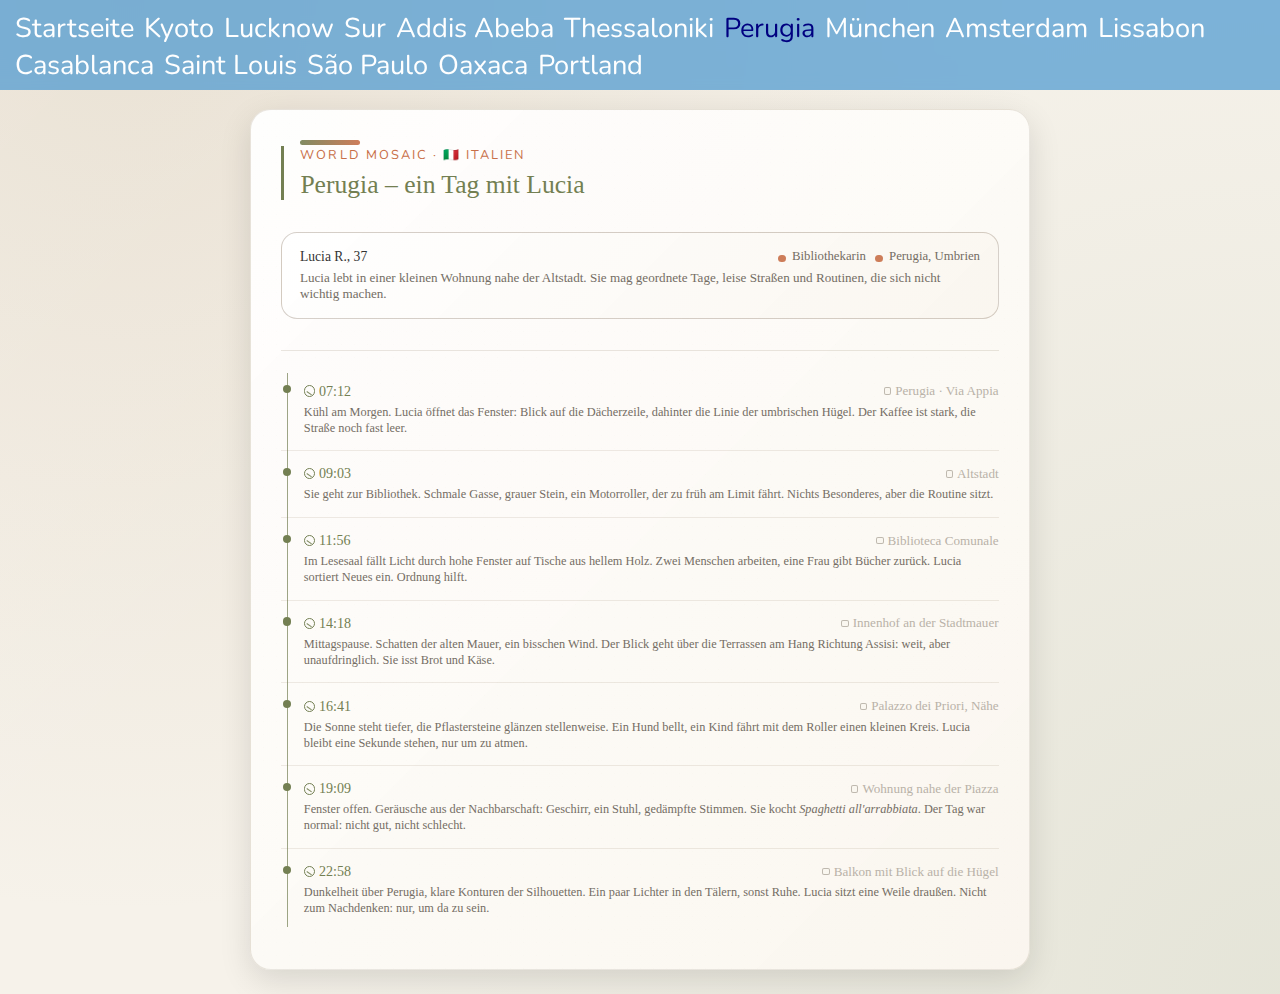
<file: italien.html>
<!DOCTYPE html>
<html lang="de">
 <head>
  <meta charset="UTF-8" />
  <title>World Mosaic – Italy · Perugia</title>
  <meta name="viewport" content="width=device-width, initial-scale=1" />
  <link rel="shortcut icon" href="Africa.ico">
  <link rel="stylesheet" href="italien.css" />
 </head>
 <body>    
   <header>
     <nav id="navbar">
      <a href="index.html">Startseite</a>
      <a href="japan.html">Kyoto</a>
      <a href="indien.html">Lucknow</a>
      <a href="oman.html">Sur</a>
      <a href="aethiopien.html">Addis Abeba</a>
      <a href="griechenland.html">Thessaloniki</a>
      <a href="italien.html" id="act">Perugia</a>
      <a href="deutschland.html">München</a>
      <a href="niederlande.html">Amsterdam</a>
      <a href="portugal.html">Lissabon</a>
      <a href="marokko.html">Casablanca</a>
      <a href="senegal.html">Saint Louis</a>
      <a href="brasilien.html">São Paulo</a>
      <a href="mexiko.html">Oaxaca</a>
      <a href="usa.html">Portland</a>
    </nav>   
   </header>     
   <article id="italien" class="page">
      <header class="page-header">
        <div class="label">World Mosaic · 🇮🇹 Italien</div>
        <h1 class="title">Perugia – ein Tag mit Lucia</h1>
      </header>
    <section class="person-card">
      <div class="person-header">
        <h2 class="person-name">Lucia R., 37</h2>
        <div class="person-meta">
          <span>Bibliothekarin</span>
          <span>Perugia, Umbrien</span>
        </div>
      </div>
      <p class="person-text">
        Lucia lebt in einer kleinen Wohnung nahe der Altstadt. Sie mag geordnete Tage,
        leise Straßen und Routinen, die sich nicht wichtig machen.
      </p>
    </section>     
    <main class="timeline" aria-label="Tagesstruktur in Perugia">
      <section class="time-block">
        <div class="time-meta">
          <span class="time-label">07:12</span>
          <span class="time-location">Perugia · Via Appia</span>
        </div>
        <p class="time-text">
          Kühl am Morgen. Lucia öffnet das Fenster: Blick auf die Dächerzeile, dahinter die Linie
          der umbrischen Hügel. Der Kaffee ist stark, die Straße noch fast leer.
        </p>
      </section>
      <section class="time-block">
        <div class="time-meta">
          <span class="time-label">09:03</span>
          <span class="time-location">Altstadt</span>
        </div>
        <p class="time-text">
           Sie geht zur Bibliothek. Schmale Gasse, grauer Stein, ein Motorroller, der zu früh
           am Limit fährt. Nichts Besonderes, aber die Routine sitzt.
        </p>
      </section>
      <section class="time-block">
        <div class="time-meta">
          <span class="time-label">11:56</span>
          <span class="time-location">Biblioteca Comunale</span>
        </div>
        <p class="time-text">
           Im Lesesaal fällt Licht durch hohe Fenster auf Tische aus hellem Holz. Zwei Menschen
           arbeiten, eine Frau gibt Bücher zurück. Lucia sortiert Neues ein. Ordnung hilft.
        </p>
      </section>
      <section class="time-block">
        <div class="time-meta">
          <span class="time-label">14:18</span>
          <span class="time-location">Innenhof an der Stadtmauer</span>
        </div>
        <p class="time-text">
           Mittagspause. Schatten der alten Mauer, ein bisschen Wind. Der Blick geht über die
           Terrassen am Hang Richtung Assisi: weit, aber unaufdringlich. Sie isst Brot und Käse.
        </p>
      </section>
      <section class="time-block">
        <div class="time-meta">
          <span class="time-label">16:41</span>
          <span class="time-location">Palazzo dei Priori, Nähe</span>
        </div>
        <p class="time-text">
           Die Sonne steht tiefer, die Pflastersteine glänzen stellenweise. Ein Hund bellt, ein Kind
           fährt mit dem Roller einen kleinen Kreis. Lucia bleibt eine Sekunde stehen, nur um zu atmen.
        </p>
      </section>
      <section class="time-block">
        <div class="time-meta">
          <span class="time-label">19:09</span>
          <span class="time-location">Wohnung nahe der Piazza</span>
        </div>
        <p class="time-text">
           Fenster offen. Geräusche aus der Nachbarschaft: Geschirr, ein Stuhl, gedämpfte Stimmen.
           Sie kocht <i>Spaghetti all'arrabbiata</i>. Der Tag war normal: nicht gut, nicht schlecht.
        </p>
       </section>
      <section class="time-block">
        <div class="time-meta">
          <span class="time-label">22:58</span>
          <span class="time-location">Balkon mit Blick auf die Hügel</span>
        </div>
        <p class="time-text">
           Dunkelheit über Perugia, klare Konturen der Silhouetten. Ein paar Lichter in den Tälern,
           sonst Ruhe. Lucia sitzt eine Weile draußen. Nicht zum Nachdenken: nur, um da zu sein.
        </p>
      </section>
    </main>
  </article>
 </body>
</html>
</file>
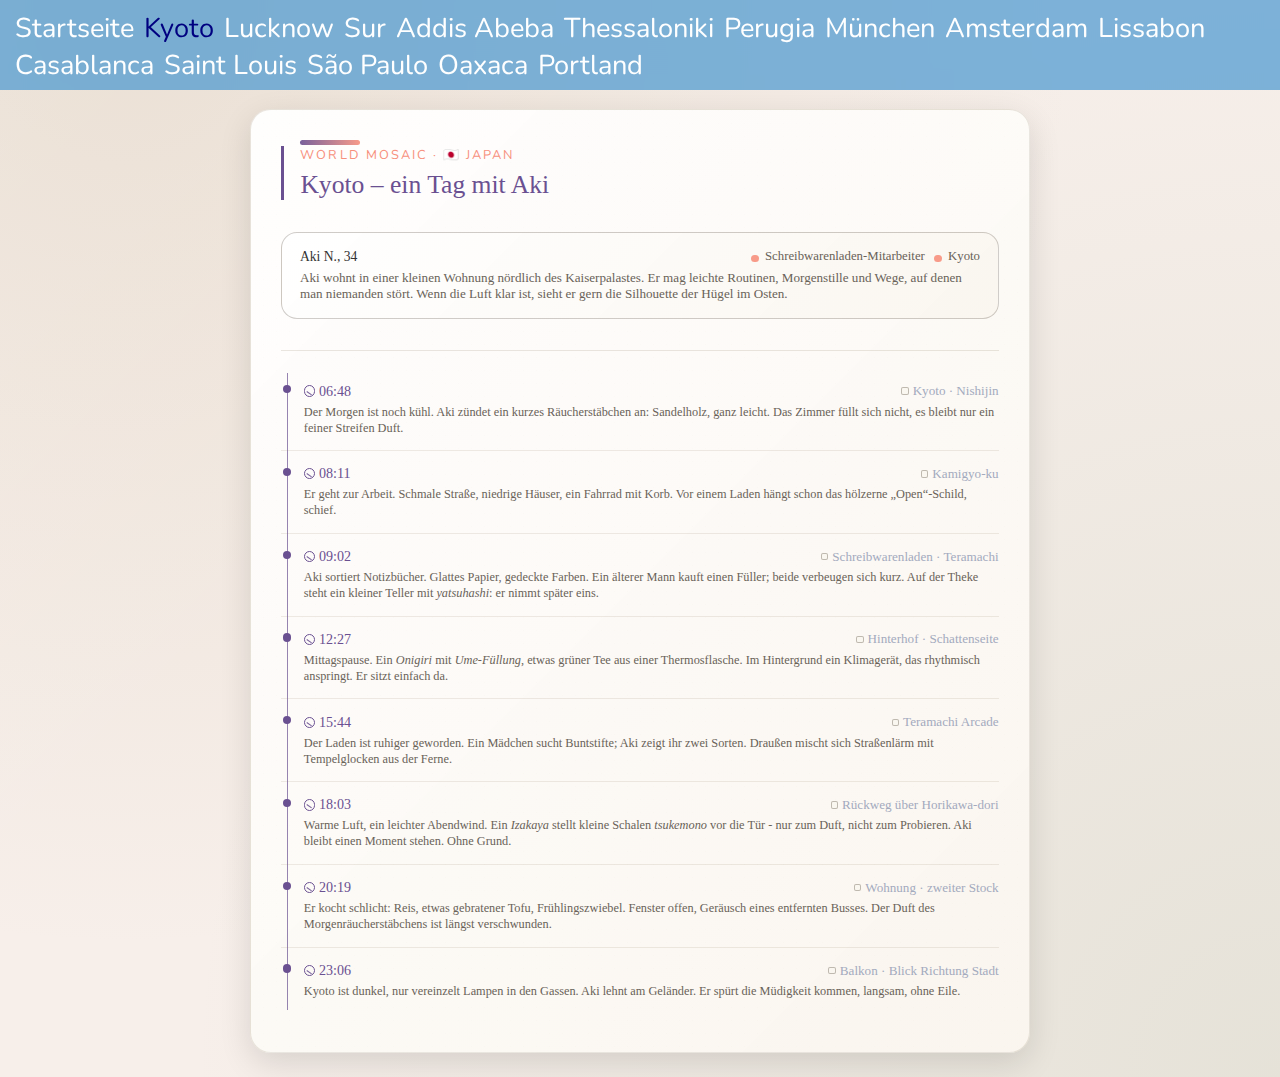
<file: japan.html>
<!DOCTYPE html>
<html lang="de">
  <head>
    <meta charset="utf-8">
    <meta name="viewport" content="width=device-width, initial-scale=1.0">
    <title>World Mosaic - Japan · Kyoto</title> 
    <link rel="shortcut icon" href="Africa.ico">
    <link rel="stylesheet" href="japan.css" />
  </head>
  <body>
   <header>
      <nav id="navbar">
        <a href="index.html">Startseite</a>
        <a href="japan.html" id="act">Kyoto</a>
        <a href="indien.html">Lucknow</a>
        <a href="oman.html">Sur</a>
        <a href="aethiopien.html">Addis Abeba</a>
        <a href="griechenland.html">Thessaloniki</a>
        <a href="italien.html">Perugia</a>
        <a href="deutschland.html">München</a>
        <a href="niederlande.html">Amsterdam</a>
        <a href="portugal.html">Lissabon</a>
        <a href="marokko.html">Casablanca</a>
        <a href="senegal.html">Saint Louis</a>
        <a href="brasilien.html">São Paulo</a>
        <a href="mexiko.html">Oaxaca</a>
        <a href="usa.html">Portland</a>
      </nav>
    </header>
    <article id="japan" class="page">
      <header class="page-header">
       <div class="label">World Mosaic · 🇯🇵 Japan</div>
       <h1 class="title">Kyoto – ein Tag mit Aki</h1>
      </header>
     <section class="person-card">
      <div class="person-header">
        <h5 class="person-name">Aki N., 34</h5>
        <div class="person-meta">
          <span>Schreibwarenladen-Mitarbeiter</span>
          <span>Kyoto</span>
        </div>
      </div>
      <p class="person-text">
        Aki wohnt in einer kleinen Wohnung nördlich des Kaiserpalastes.
        Er mag leichte Routinen, Morgenstille und Wege, auf denen man niemanden stört.
        Wenn die Luft klar ist, sieht er gern die Silhouette der Hügel im Osten.
      </p>
    </section>    
    <main class="timeline" aria-label="Tagesstruktur in Kyoto">
      <section class="time-block">
        <div class="time-meta">
          <span class="time-label">06:48</span>
          <span class="time-location">Kyoto · Nishijin</span>
        </div>
        <p class="time-text">
           Der Morgen ist noch kühl.
           Aki zündet ein kurzes Räucherstäbchen an: Sandelholz, ganz leicht.
           Das Zimmer füllt sich nicht, es bleibt nur ein feiner Streifen Duft.
        </p>
      </section>
      <section class="time-block">
        <div class="time-meta">
          <span class="time-label">08:11</span>
          <span class="time-location">Kamigyo-ku</span>
        </div>
        <p class="time-text">
           Er geht zur Arbeit.
           Schmale Straße, niedrige Häuser, ein Fahrrad mit Korb.
           Vor einem Laden hängt schon das hölzerne „Open“-Schild, schief.
        </p>
      </section>
      <section class="time-block">
        <div class="time-meta">
          <span class="time-label">09:02</span>
          <span class="time-location">Schreibwarenladen · Teramachi</span>
        </div>
        <p class="time-text">Aki sortiert Notizbücher.
           Glattes Papier, gedeckte Farben.
           Ein älterer Mann kauft einen Füller; beide verbeugen sich kurz.
           Auf der Theke steht ein kleiner Teller mit <i>yatsuhashi</i>: er nimmt später eins.
        </p>
    </section>
    <section class="time-block">
        <div class="time-meta">
          <span class="time-label">12:27</span>
          <span class="time-location">Hinterhof · Schattenseite</span>
        </div>
        <p class="time-text">Mittagspause.
           Ein <i>Onigiri</i> mit <i>Ume-Füllung</i>, etwas grüner Tee aus einer Thermosflasche.
           Im Hintergrund ein Klimagerät, das rhythmisch anspringt.
           Er sitzt einfach da.
        </p>
    </section>
    <section class="time-block">
        <div class="time-meta">
          <span class="time-label">15:44</span>
          <span class="time-location">Teramachi Arcade</span>
        </div>
        <p class="time-text">
           Der Laden ist ruhiger geworden.
           Ein Mädchen sucht Buntstifte; Aki zeigt ihr zwei Sorten.
           Draußen mischt sich Straßenlärm mit Tempelglocken aus der Ferne.
        </p>
    </section>
    <section class="time-block">
        <div class="time-meta">
          <span class="time-label">18:03</span>
          <span class="time-location">Rückweg über Horikawa-dori</span>
        </div>
        <p class="time-text">
           Warme Luft, ein leichter Abendwind.
           Ein <i>Izakaya</i> stellt kleine Schalen <i>tsukemono</i> vor die Tür - nur zum Duft, nicht zum Probieren.
           Aki bleibt einen Moment stehen. Ohne Grund.
        </p>
    </section>
    <section class="time-block">
        <div class="time-meta">
          <span class="time-label">20:19</span>
          <span class="time-location">Wohnung · zweiter Stock</span>
        </div>
        <p class="time-text">
           Er kocht schlicht: Reis, etwas gebratener Tofu, Frühlingszwiebel.
           Fenster offen, Geräusch eines entfernten Busses.
           Der Duft des Morgenräucherstäbchens ist längst verschwunden.
        </p>
    </section>
    <section class="time-block">
        <div class="time-meta">
          <span class="time-label">23:06</span>
          <span class="time-location">Balkon · Blick Richtung Stadt</span>
        </div>
        <p class="time-text">
           Kyoto ist dunkel, nur vereinzelt Lampen in den Gassen.
           Aki lehnt am Geländer.
           Er spürt die Müdigkeit kommen, langsam, ohne Eile.
        </p>
      </section>
    </main>
  </article>
 </body>
</html>
</file>
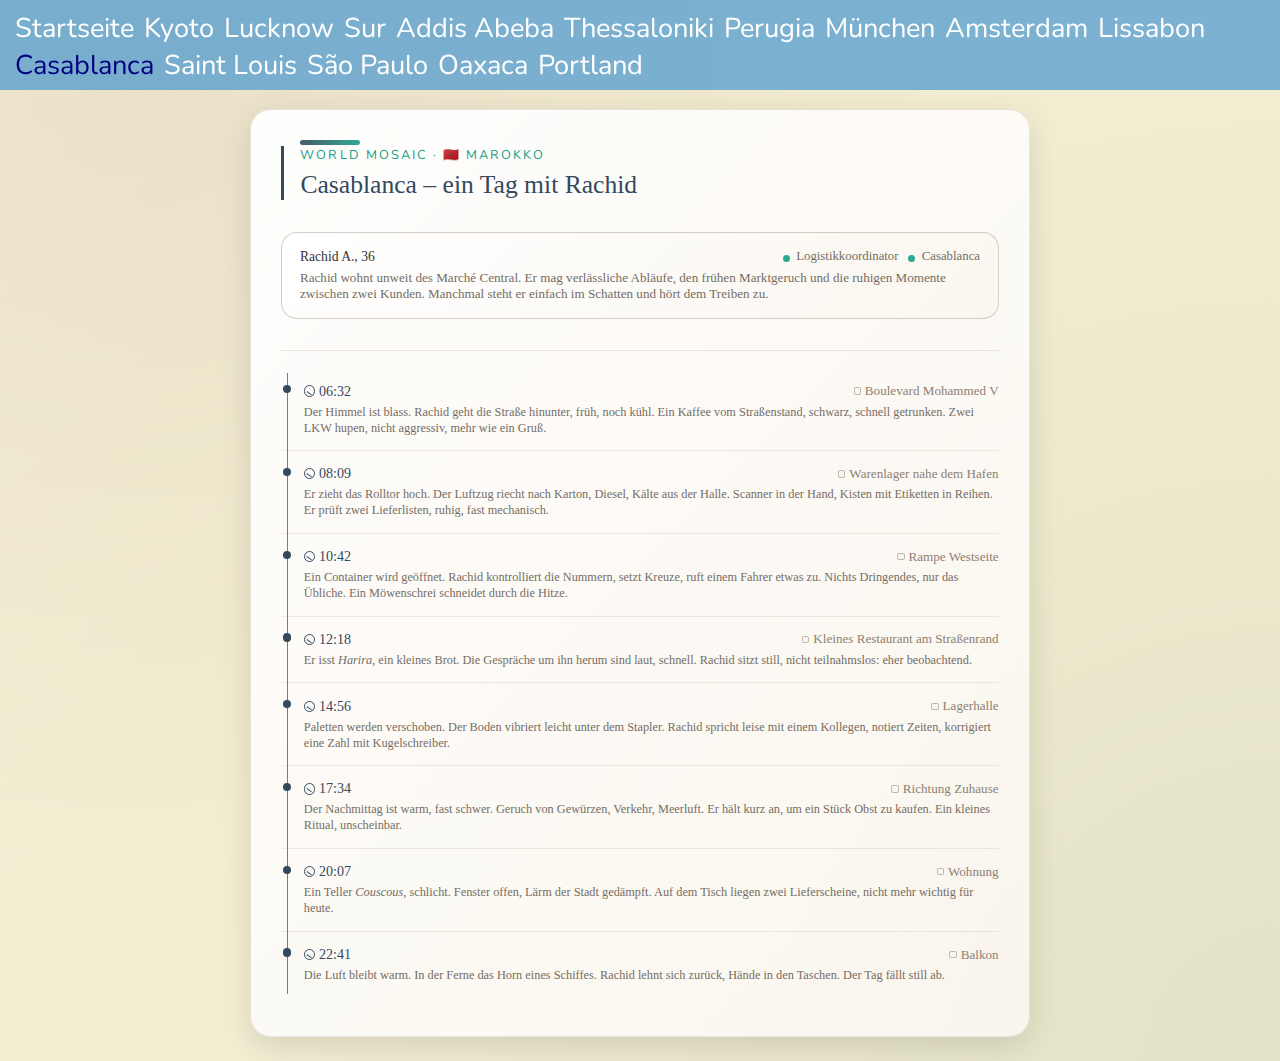
<file: marokko.html>
<!DOCTYPE html>
<html lang="de">
<head>
  <meta charset="UTF-8" />
  <title>World Mosaic – Morocco · Casablanca</title>
  <link rel="shortcut icon" href="Africa.ico">
  <meta name="viewport" content="width=device-width, initial-scale=1" />
  <link rel="stylesheet" href="marokko.css" />
</head>
<body>    
  <header>
    <nav id="navbar">
      <a href="index.html">Startseite</a>
      <a href="japan.html">Kyoto</a>
      <a href="indien.html">Lucknow</a>
      <a href="oman.html">Sur</a>
      <a href="aethiopien.html">Addis Abeba</a>
      <a href="griechenland.html">Thessaloniki</a>
      <a href="italien.html">Perugia</a>
      <a href="deutschland.html">München</a>
      <a href="niederlande.html">Amsterdam</a>
      <a href="portugal.html">Lissabon</a>
      <a href="marokko.html" id="act">Casablanca</a>
      <a href="senegal.html">Saint Louis</a>
      <a href="brasilien.html">São Paulo</a>
      <a href="mexiko.html">Oaxaca</a>
      <a href="usa.html">Portland</a>
   </nav>
 </header>
 <article id="marokko" class="page">
    <header class="page-header">
      <div class="label">World Mosaic · 🇲🇦 Marokko</div>
      <h5 class="title">Casablanca – ein Tag mit Rachid</h5>
    </header>
    <section class="person-card">
      <div class="person-header">
        <h2 class="person-name">Rachid A., 36</h2>
        <div class="person-meta">
          <span>Logistikkoordinator</span>
          <span>Casablanca</span>
        </div>
      </div>
      <p class="person-text">
         Rachid wohnt unweit des Marché Central.
         Er mag verlässliche Abläufe, den frühen Marktgeruch und die ruhigen Momente zwischen zwei Kunden.
         Manchmal steht er einfach im Schatten und hört dem Treiben zu.
      </p>
    </section>
    <main class="timeline" aria-label="Tagesstruktur in Casablanca">
      <section class="time-block">
        <div class="time-meta">
          <span class="time-label">06:32</span>
          <span class="time-location">Boulevard Mohammed V</span>
        </div>
        <p class="time-text">
           Der Himmel ist blass.
           Rachid geht die Straße hinunter, früh, noch kühl.
           Ein Kaffee vom Straßenstand, schwarz, schnell getrunken.
           Zwei LKW hupen, nicht aggressiv, mehr wie ein Gruß.
        </p> 
      </section>
      <section class="time-block">
        <div class="time-meta">
          <span class="time-label">08:09</span>
          <span class="time-location">Warenlager nahe dem Hafen</span>
        </div>
        <p class="time-text">
           Er zieht das Rolltor hoch.
           Der Luftzug riecht nach Karton, Diesel, Kälte aus der Halle.
           Scanner in der Hand, Kisten mit Etiketten in Reihen.
           Er prüft zwei Lieferlisten, ruhig, fast mechanisch.
        </p>
      </section>
      <section class="time-block">
        <div class="time-meta">
          <span class="time-label">10:42</span>
          <span class="time-location">Rampe Westseite</span>
        </div>
        <p class="time-text">
           Ein Container wird geöffnet.
           Rachid kontrolliert die Nummern, setzt Kreuze, ruft einem Fahrer etwas zu.
           Nichts Dringendes, nur das Übliche.
           Ein Möwenschrei schneidet durch die Hitze.
        </p>
      </section>
      <section class="time-block">
        <div class="time-meta">
          <span class="time-label">12:18</span>
          <span class="time-location">Kleines Restaurant am Straßenrand</span>
        </div>
        <p class="time-text">
           Er isst <i>Harira</i>, ein kleines Brot.
           Die Gespräche um ihn herum sind laut, schnell.
           Rachid sitzt still, nicht teilnahmslos: eher beobachtend.
        </p>
      </section>
      <section class="time-block">
        <div class="time-meta">
          <span class="time-label">14:56</span>
          <span class="time-location">Lagerhalle</span>
        </div>
        <p class="time-text">
           Paletten werden verschoben.
           Der Boden vibriert leicht unter dem Stapler.
           Rachid spricht leise mit einem Kollegen,
           notiert Zeiten, korrigiert eine Zahl mit Kugelschreiber.
        </p>
      </section>
      <section class="time-block">
        <div class="time-meta">
          <span class="time-label">17:34</span>
          <span class="time-location">Richtung Zuhause</span>
        </div>
        <p class="time-text">
           Der Nachmittag ist warm, fast schwer.
           Geruch von Gewürzen, Verkehr, Meerluft.
           Er hält kurz an, um ein Stück Obst zu kaufen.
           Ein kleines Ritual, unscheinbar.
        </p>
      </section>
      <section class="time-block">
        <div class="time-meta">
          <span class="time-label">20:07</span>
          <span class="time-location">Wohnung</span>
        </div>
        <p class="time-text">
           Ein Teller <i>Couscous</i>, schlicht.
           Fenster offen, Lärm der Stadt gedämpft.
           Auf dem Tisch liegen zwei Lieferscheine, nicht mehr wichtig für heute.
        </p>
      </section>
      <section class="time-block">
        <div class="time-meta">
          <span class="time-label">22:41</span>
          <span class="time-location">Balkon</span>
        </div>
        <p class="time-text">
           Die Luft bleibt warm.
           In der Ferne das Horn eines Schiffes.
           Rachid lehnt sich zurück, Hände in den Taschen.
           Der Tag fällt still ab.
        </p>
      </section>
    </main>
   </article>
  </body>
</html>
</file>
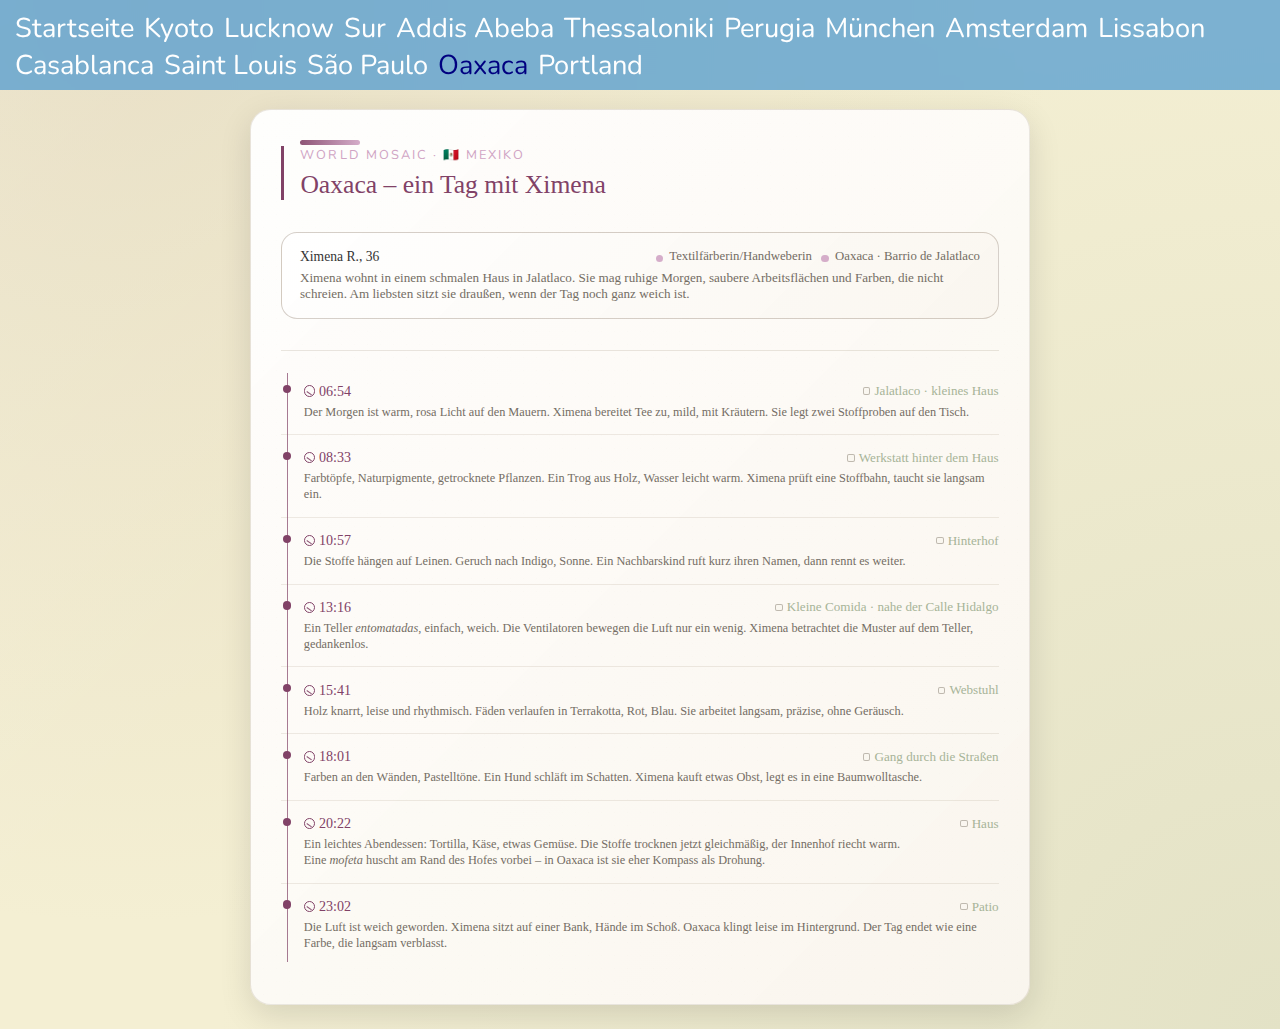
<file: mexiko.html>
<!DOCTYPE html>
<html lang="de">
<head>
  <meta charset="UTF-8" />
  <title>World Mosaic – Mexico · Oaxaca</title>
  <link rel="shortcut icon" href="Africa.ico">
  <meta name="viewport" content="width=device-width, initial-scale=1" />
  <link rel="stylesheet" href="mexiko.css" />
</head>
<body>    
  <header>
    <nav id="navbar">
      <a href="index.html">Startseite</a>
      <a href="japan.html">Kyoto</a>
      <a href="indien.html">Lucknow</a>
      <a href="oman.html">Sur</a>
      <a href="aethiopien.html">Addis Abeba</a>
      <a href="griechenland.html">Thessaloniki</a>
      <a href="italien.html">Perugia</a>
      <a href="deutschland.html">München</a>
      <a href="niederlande.html">Amsterdam</a>
      <a href="portugal.html">Lissabon</a>
      <a href="marokko.html">Casablanca</a>
      <a href="senegal.html">Saint Louis</a>
      <a href="brasilien.html">São Paulo</a>
      <a href="mexiko.html" id="act">Oaxaca</a>
      <a href="usa.html">Portland</a>
   </nav>
  </header>
  <article id="mexiko" class="page">
    <header class="page-header">
      <div class="label">World Mosaic · 🇲🇽 Mexiko</div>
      <h5 class="title">Oaxaca – ein Tag mit Ximena</h5>
    </header>
    <section class="person-card">
      <div class="person-header">
        <h2 class="person-name">Ximena R., 36</h2>
        <div class="person-meta">
          <span>Textilfärberin/Handweberin</span>
          <span>Oaxaca · Barrio de Jalatlaco</span>
        </div>
      </div>
      <p class="person-text">
         Ximena wohnt in einem schmalen Haus in Jalatlaco.
         Sie mag ruhige Morgen, saubere Arbeitsflächen und Farben, die nicht schreien.
         Am liebsten sitzt sie draußen, wenn der Tag noch ganz weich ist.
      </p>
     </section>
     <main class="timeline" aria-label="Tagesstruktur in Oaxaca">
       <section class="time-block">
        <div class="time-meta">
          <span class="time-label">06:54</span>
          <span class="time-location">Jalatlaco · kleines Haus</span>
        </div>
        <p class="time-text">
           Der Morgen ist warm, rosa Licht auf den Mauern.
           Ximena bereitet Tee zu, mild, mit Kräutern.
           Sie legt zwei Stoffproben auf den Tisch.
        </p>
      </section>
      <section class="time-block">
        <div class="time-meta">
          <span class="time-label">08:33</span>
          <span class="time-location">Werkstatt hinter dem Haus</span>
        </div>
        <p class="time-text">
           Farbtöpfe, Naturpigmente, getrocknete Pflanzen.
           Ein Trog aus Holz, Wasser leicht warm.
           Ximena prüft eine Stoffbahn, taucht sie langsam ein.
        </p>
      </section>
      <section class="time-block">
        <div class="time-meta">
          <span class="time-label">10:57</span>
          <span class="time-location">Hinterhof</span>
        </div>
        <p class="time-text">
           Die Stoffe hängen auf Leinen.
           Geruch nach Indigo, Sonne.
           Ein Nachbarskind ruft kurz ihren Namen,
           dann rennt es weiter.
        </p>
      </section>
      <section class="time-block">
        <div class="time-meta">
          <span class="time-label">13:16</span>
          <span class="time-location">Kleine Comida · nahe der Calle Hidalgo</span>
        </div>
        <p class="time-text">
           Ein Teller <i>entomatadas</i>, einfach, weich.
           Die Ventilatoren bewegen die Luft nur ein wenig.
           Ximena betrachtet die Muster auf dem Teller, gedankenlos.
        </p>
      </section>
      <section class="time-block">
        <div class="time-meta">
          <span class="time-label">15:41</span>
          <span class="time-location">Webstuhl</span>
        </div>
        <p class="time-text">
           Holz knarrt, leise und rhythmisch.
           Fäden verlaufen in Terrakotta, Rot, Blau.
           Sie arbeitet langsam, präzise, ohne Geräusch.
        </p>
      </section>
      <section class="time-block">
        <div class="time-meta">
          <span class="time-label">18:01</span>
          <span class="time-location">Gang durch die Straßen </span>
        </div>
        <p class="time-text">
           Farben an den Wänden, Pastelltöne.
           Ein Hund schläft im Schatten.
           Ximena kauft etwas Obst, legt es in eine Baumwolltasche.
        </p>
      </section>
      <section class="time-block">
        <div class="time-meta">
          <span class="time-label">20:22</span>
          <span class="time-location">Haus</span>
        </div>
        <p class="time-text">
           Ein leichtes Abendessen: Tortilla, Käse, etwas Gemüse.
           Die Stoffe trocknen jetzt gleichmäßig,
           der Innenhof riecht warm.<br>
           Eine <i>mofeta</i> huscht am Rand des Hofes vorbei – in Oaxaca ist sie eher Kompass als Drohung.
        </p>
      </section>
      <section class="time-block">
        <div class="time-meta">
          <span class="time-label">23:02</span>
          <span class="time-location">Patio</span>
        </div>
        <p class="time-text">
           Die Luft ist weich geworden.
           Ximena sitzt auf einer Bank, Hände im Schoß.
           Oaxaca klingt leise im Hintergrund.
           Der Tag endet wie eine Farbe, die langsam verblasst.
        </p>
      </section>
     </main>
   </article>
  </body>
</html>
</file>
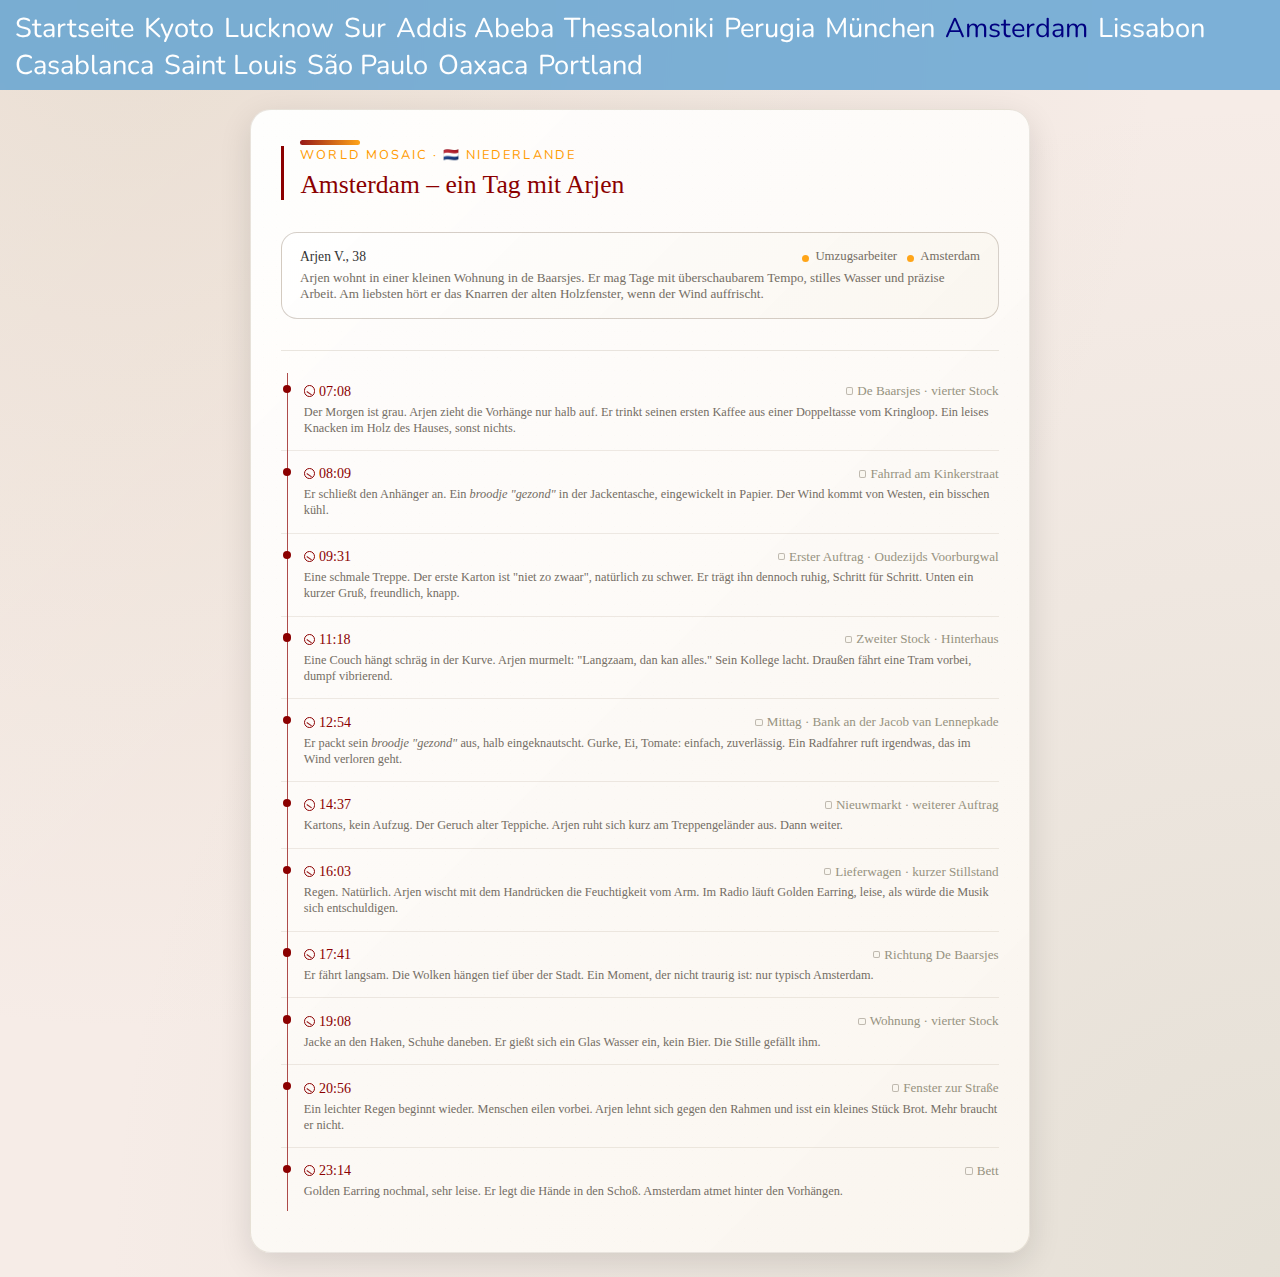
<file: niederlande.html>
<!DOCTYPE html>
<html lang="de">
  <head>
    <meta charset="UTF-8" />
    <title>World Mosaic – Netherlands · Amsterdam</title>
    <meta name="viewport" content="width=device-width, initial-scale=1" />
    <link rel="shortcut icon" href="Africa.ico">
    <link rel="stylesheet" href="niederlande.css" />
  </head>
  <body>    
    <header>
      <nav id="navbar">
        <a href="index.html">Startseite</a>
        <a href="japan.html">Kyoto</a>
        <a href="indien.html">Lucknow</a>
        <a href="oman.html">Sur</a>
        <a href="aethiopien.html">Addis Abeba</a>
        <a href="griechenland.html">Thessaloniki</a>
        <a href="italien.html">Perugia</a>
        <a href="deutschland.html">München</a>
        <a href="niederlande.html" id="act">Amsterdam</a>
        <a href="portugal.html">Lissabon</a>
        <a href="marokko.html">Casablanca</a>
        <a href="senegal.html">Saint Louis</a>
        <a href="brasilien.html">São Paulo</a>
        <a href="mexiko.html">Oaxaca</a>
        <a href="usa.html">Portland</a>
      </nav>   
    </header>     
    <article id="niederlande" class="page">
      <header class="page-header">
        <div class="label">World Mosaic · 🇳🇱 Niederlande</div>
        <h1 class="title">Amsterdam – ein Tag mit Arjen</h1>
      </header>    
      <section class="person-card">
       <div class="person-header">
        <h2 class="person-name">Arjen V., 38</h2>
        <div class="person-meta">
          <span>Umzugsarbeiter</span>
          <span>Amsterdam</span>
        </div>
       </div>
       <p class="person-text">
          Arjen wohnt in einer kleinen Wohnung in de Baarsjes.
          Er mag Tage mit überschaubarem Tempo, stilles Wasser und präzise Arbeit.
          Am liebsten hört er das Knarren der alten Holzfenster, wenn der Wind auffrischt.
       </p>
      </section>
    <main class="timeline" aria-label="Tagesstruktur in Amsterdam">
      <section class="time-block">
        <div class="time-meta">
          <span class="time-label">07:08</span>
          <span class="time-location">De Baarsjes · vierter Stock</span>
        </div>
        <p class="time-text">Der Morgen ist grau.
           Arjen zieht die Vorhänge nur halb auf.
           Er trinkt seinen ersten Kaffee aus einer Doppeltasse vom Kringloop.
           Ein leises Knacken im Holz des Hauses, sonst nichts.
        </p>
      </section>
      <section class="time-block">
        <div class="time-meta">
          <span class="time-label">08:09</span>
          <span class="time-location">Fahrrad am Kinkerstraat</span>
        </div>
        <p class="time-text">
           Er schließt den Anhänger an.
           Ein <i>broodje "gezond"</i> in der Jackentasche, eingewickelt in Papier.
           Der Wind kommt von Westen, ein bisschen kühl.
        </p>
      </section>
      <section class="time-block">
        <div class="time-meta">
          <span class="time-label">09:31</span>
          <span class="time-location">Erster Auftrag · Oudezijds Voorburgwal</span>
        </div>
        <p class="time-text">Eine schmale Treppe.
           Der erste Karton ist "niet zo zwaar", natürlich zu schwer.
           Er trägt ihn dennoch ruhig, Schritt für Schritt.
           Unten ein kurzer Gruß, freundlich, knapp.
        </p>
      </section>
            <section class="time-block">
        <div class="time-meta">
          <span class="time-label">11:18</span>
          <span class="time-location">Zweiter Stock · Hinterhaus</span>
        </div>
        <p class="time-text">
           Eine Couch hängt schräg in der Kurve.
           Arjen murmelt: "Langzaam, dan kan alles."
           Sein Kollege lacht.
           Draußen fährt eine Tram vorbei, dumpf vibrierend.
        </p>
      </section>      
      <section class="time-block">
        <div class="time-meta">
          <span class="time-label">12:54</span>
          <span class="time-location">Mittag · Bank an der Jacob van Lennepkade</span>
        </div>
        <p class="time-text">
           Er packt sein <i>broodje "gezond"</i> aus, halb eingeknautscht.
           Gurke, Ei, Tomate: einfach, zuverlässig.
           Ein Radfahrer ruft irgendwas, das im Wind verloren geht.
        </p>
      </section>
      <section class="time-block">
        <div class="time-meta">
          <span class="time-label">14:37</span>
          <span class="time-location">Nieuwmarkt · weiterer Auftrag</span>
        </div>
        <p class="time-text">Kartons, kein Aufzug.
           Der Geruch alter Teppiche.
           Arjen ruht sich kurz am Treppengeländer aus.
           Dann weiter.
        </p>
      </section>
      <section class="time-block">
        <div class="time-meta">
          <span class="time-label">16:03</span>
          <span class="time-location">Lieferwagen · kurzer Stillstand</span>
        </div>
        <p class="time-text">
           Regen. Natürlich.
           Arjen wischt mit dem Handrücken die Feuchtigkeit vom Arm.
           Im Radio läuft Golden Earring, leise, als würde die Musik sich entschuldigen.
        </p>
      </section>
      <section class="time-block">
        <div class="time-meta">
          <span class="time-label">17:41</span>
          <span class="time-location">Richtung De Baarsjes</span>
        </div>
        <p class="time-text">
           Er fährt langsam.
           Die Wolken hängen tief über der Stadt.
           Ein Moment, der nicht traurig ist: nur typisch Amsterdam.
        </p>
      </section> 
        <section class="time-block">
        <div class="time-meta">
          <span class="time-label">19:08</span>
          <span class="time-location">Wohnung · vierter Stock</span>
        </div>
        <p class="time-text">
           Jacke an den Haken, Schuhe daneben.
           Er gießt sich ein Glas Wasser ein, kein Bier.
           Die Stille gefällt ihm.
        </p>
      </section>      
      <section class="time-block">
        <div class="time-meta">
          <span class="time-label">20:56</span>
          <span class="time-location">Fenster zur Straße</span>
        </div>
        <p class="time-text">
           Ein leichter Regen beginnt wieder.
           Menschen eilen vorbei.
           Arjen lehnt sich gegen den Rahmen und isst ein kleines Stück Brot.
           Mehr braucht er nicht.
        </p>
      </section>
      <section class="time-block">
        <div class="time-meta">
          <span class="time-label">23:14</span>
          <span class="time-location">Bett</span>
        </div>
        <p class="time-text">
           Golden Earring nochmal, sehr leise.
           Er legt die Hände in den Schoß.
           Amsterdam atmet hinter den Vorhängen.
        </p>
      </section>
    </main>
  </article>
 </body>
</html>
</file>
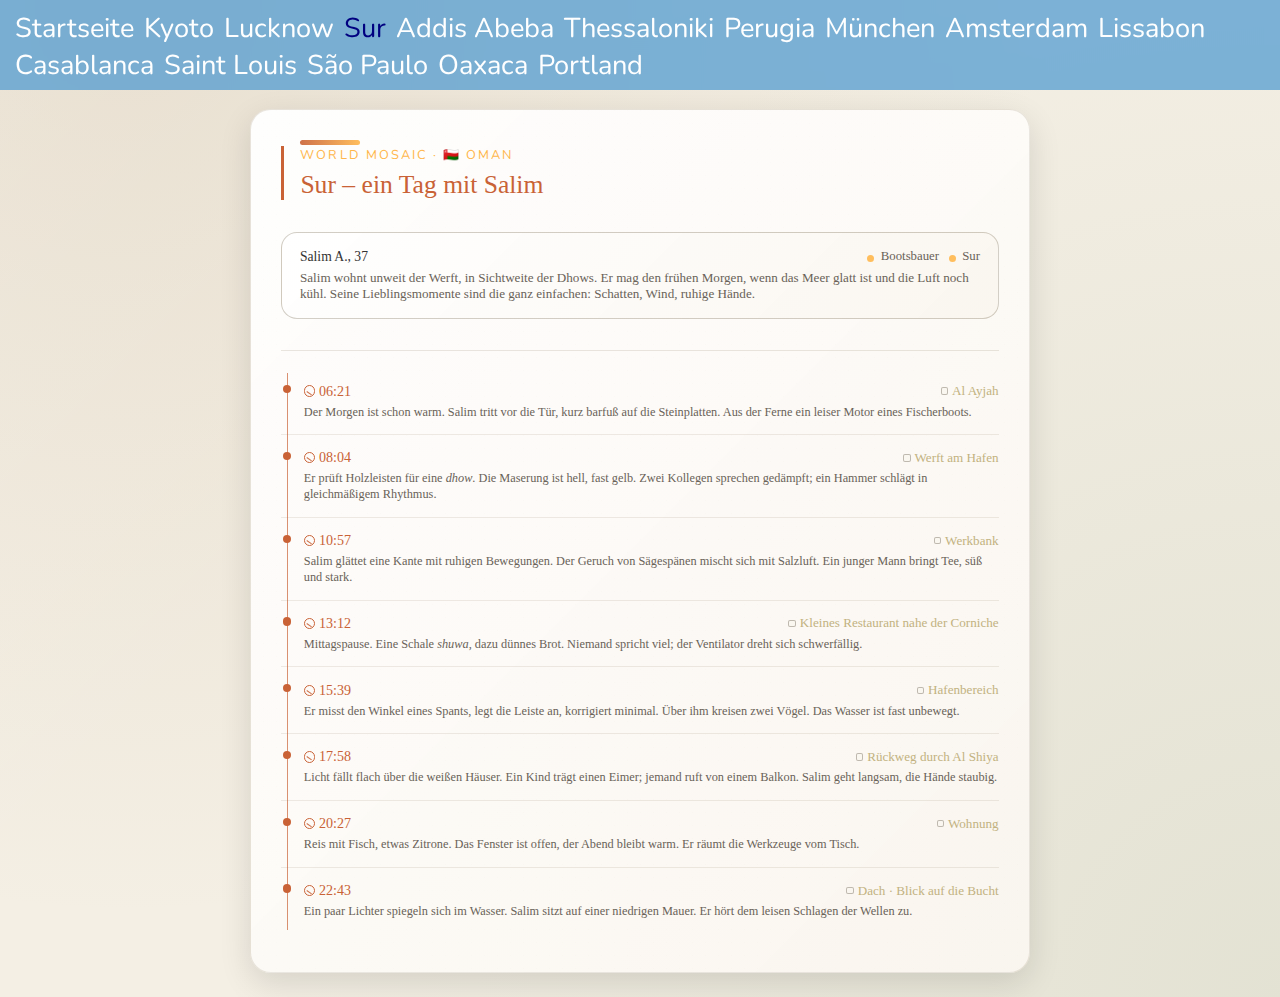
<file: oman.html>
<!DOCTYPE html>
<html lang="de">
  <head>
    <meta charset="utf-8">
    <meta name="viewport" content="width=device-width, initial-scale=1.0">
    <title>World Mosaic – Oman · Sur </title>
    <link rel="shortcut icon" href="Africa.ico">
    <link rel="stylesheet" href="oman.css" />
  </head>
  <body>
    <header>
      <nav id="navbar">
        <a href="index.html">Startseite</a>
        <a href="japan.html">Kyoto</a>
        <a href="indien.html">Lucknow</a>
        <a href="oman.html" id="act">Sur</a>
        <a href="aethiopien.html">Addis Abeba</a>
        <a href="griechenland.html">Thessaloniki</a>
        <a href="italien.html">Perugia</a>
        <a href="deutschland.html">München</a>
        <a href="niederlande.html">Amsterdam</a>
        <a href="portugal.html">Lissabon</a>
        <a href="marokko.html">Casablanca</a>
        <a href="senegal.html">Saint Louis</a>
        <a href="brasilien.html">São Paulo</a>
        <a href="mexiko.html">Oaxaca</a>
        <a href="usa.html">Portland</a>
     </nav>
   </header>    
   <article id="oman" class="page">
     <header class="page-header">
        <div class="label">World Mosaic · 🇴🇲 Oman</div>
        <h5 class="title">Sur – ein Tag mit Salim</h5>
      </header>
      <section class="person-card">
      <div class="person-header">
        <h2 class="person-name">Salim A., 37</h2>
        <div class="person-meta">
          <span>Bootsbauer</span>
          <span>Sur</span>
        </div>
      </div>
     <p class="person-text">
        Salim wohnt unweit der Werft, in Sichtweite der Dhows.
        Er mag den frühen Morgen, wenn das Meer glatt ist und die Luft noch kühl.
        Seine Lieblingsmomente sind die ganz einfachen: Schatten, Wind, ruhige Hände.
     </p>
      </section>
    <main class="timeline" aria-label="Tagesstruktur in Sur">
      <section class="time-block">
        <div class="time-meta">
          <span class="time-label">06:21</span>
          <span class="time-location">Al Ayjah</span>
        </div>
        <p class="time-text">
           Der Morgen ist schon warm.
           Salim tritt vor die Tür, kurz barfuß auf die Steinplatten.
           Aus der Ferne ein leiser Motor eines Fischerboots.
        </p>
      </section>
      <section class="time-block">
        <div class="time-meta">
          <span class="time-label">08:04</span>
          <span class="time-location">Werft am Hafen</span>
        </div>
        <p class="time-text">
           Er prüft Holzleisten für eine <i>dhow</i>.
           Die Maserung ist hell, fast gelb.
           Zwei Kollegen sprechen gedämpft; ein Hammer schlägt in gleichmäßigem Rhythmus.
        </p>
      </section>
       <section class="time-block">
        <div class="time-meta">
          <span class="time-label">10:57</span>
          <span class="time-location">Werkbank</span>
        </div>
        <p class="time-text">
           Salim glättet eine Kante mit ruhigen Bewegungen.
           Der Geruch von Sägespänen mischt sich mit Salzluft.
           Ein junger Mann bringt Tee, süß und stark.
        </p>
      </section>
      <section class="time-block">
        <div class="time-meta">
          <span class="time-label">13:12</span>
          <span class="time-location">Kleines Restaurant nahe der Corniche</span>
        </div>
        <p class="time-text">
           Mittagspause.
           Eine Schale <i>shuwa</i>, dazu dünnes Brot.
           Niemand spricht viel; der Ventilator dreht sich schwerfällig.
        </p>
        </section>
        <section class="time-block">
        <div class="time-meta">
          <span class="time-label">15:39</span>
          <span class="time-location">Hafenbereich</span>
        </div>
        <p class="time-text">
           Er misst den Winkel eines Spants, legt die Leiste an, korrigiert minimal.
           Über ihm kreisen zwei Vögel.
           Das Wasser ist fast unbewegt.
        </p>
      </section>
      <section class="time-block">
        <div class="time-meta">
          <span class="time-label">17:58</span>
          <span class="time-location">Rückweg durch Al Shiya</span>
        </div>
        <p class="time-text">
           Licht fällt flach über die weißen Häuser.
           Ein Kind trägt einen Eimer; jemand ruft von einem Balkon.
           Salim geht langsam, die Hände staubig.
        </p>
      </section>
      <section class="time-block">
        <div class="time-meta">
          <span class="time-label">20:27</span>
          <span class="time-location">Wohnung</span>
        </div>
        <p class="time-text">
           Reis mit Fisch, etwas Zitrone.
           Das Fenster ist offen, der Abend bleibt warm.
           Er räumt die Werkzeuge vom Tisch.
        </p>
      </section>      
      <section class="time-block">
        <div class="time-meta">
          <span class="time-label">22:43</span>
          <span class="time-location">Dach · Blick auf die Bucht</span>
        </div>
        <p class="time-text">
           Ein paar Lichter spiegeln sich im Wasser.
           Salim sitzt auf einer niedrigen Mauer.
           Er hört dem leisen Schlagen der Wellen zu.
        </p>
      </section>
     </main>
   </article>
 </body>
</html>
</file>
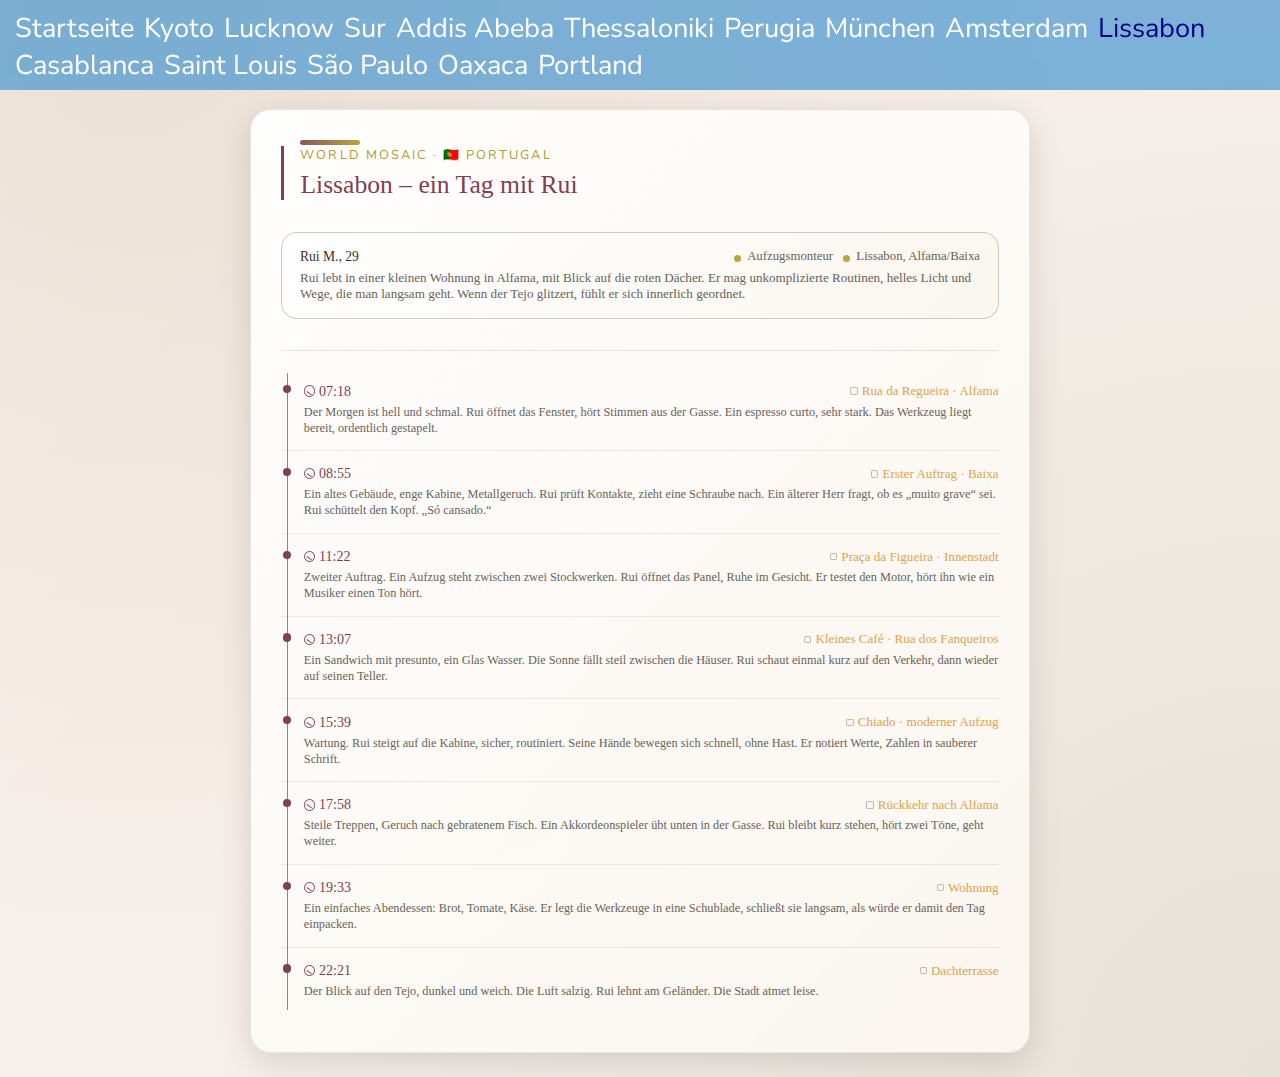
<file: portugal.html>
<!DOCTYPE html>
<html lang="de">
  <head>
    <meta charset="UTF-8" />
    <title>World Mosaic – Portugal · Lissabon</title>
    <meta name="viewport" content="width=device-width, initial-scale=1" />
    <link rel="shortcut icon" href="Africa.ico">
    <link rel="stylesheet" href="portugal.css" />
  </head>
  <body>    
    <header>
      <nav id="navbar">
        <a href="index.html">Startseite</a>
        <a href="japan.html">Kyoto</a>
        <a href="indien.html">Lucknow</a>
        <a href="oman.html">Sur</a>
        <a href="aethiopien.html">Addis Abeba</a>
        <a href="griechenland.html">Thessaloniki</a>
        <a href="italien.html">Perugia</a>
        <a href="deutschland.html">München</a>
        <a href="niederlande.html">Amsterdam</a>
        <a href="portugal.html" id="act">Lissabon</a>
        <a href="marokko.html">Casablanca</a>
        <a href="senegal.html">Saint Louis</a>
        <a href="brasilien.html">São Paulo</a>
        <a href="mexiko.html">Oaxaca</a>
        <a href="usa.html">Portland</a>
     </nav>    
    </header>    
    <article id="portugal" class="page">
      <header class="page-header">
        <div class="label">World Mosaic · 🇵🇹 Portugal</div>
        <h1 class="title">Lissabon – ein Tag mit Rui</h1>
      </header>
      <section class="person-card">
        <div class="person-header">
          <h2 class="person-name">Rui M., 29</h2>
          <div class="person-meta">
            <span>Aufzugsmonteur</span>
            <span>Lissabon, Alfama/Baixa</span>
          </div>
        </div>
        <p class="person-text">
           Rui lebt in einer kleinen Wohnung in Alfama, mit Blick auf die roten Dächer.
           Er mag unkomplizierte Routinen, helles Licht und Wege, die man langsam geht.
           Wenn der Tejo glitzert, fühlt er sich innerlich geordnet.
        </p>
      </section>
      <main class="timeline" aria-label="Tagesstruktur in Lissabon">
        <section class="time-block">
          <div class="time-meta">
           <span class="time-label">07:18</span>
           <span class="time-location">Rua da Regueira · Alfama</span>
          </div>
        <p class="time-text">
           Der Morgen ist hell und schmal.
           Rui öffnet das Fenster, hört Stimmen aus der Gasse.
           Ein espresso curto, sehr stark.
           Das Werkzeug liegt bereit, ordentlich gestapelt.
        </p>
      </section>
      <section class="time-block">
        <div class="time-meta">
          <span class="time-label">08:55</span>
          <span class="time-location">Erster Auftrag · Baixa</span>
        </div>
        <p class="time-text">
           Ein altes Gebäude, enge Kabine, Metallgeruch.
           Rui prüft Kontakte, zieht eine Schraube nach.
           Ein älterer Herr fragt, ob es „muito grave“ sei.
           Rui schüttelt den Kopf. „Só cansado.“
        </p>
      </section>
      <section class="time-block">
        <div class="time-meta">
          <span class="time-label">11:22</span>
          <span class="time-location">Praça da Figueira · Innenstadt</span>
        </div>
        <p class="time-text">
           Zweiter Auftrag.
           Ein Aufzug steht zwischen zwei Stockwerken.
           Rui öffnet das Panel, Ruhe im Gesicht.
           Er testet den Motor, hört ihn wie ein Musiker einen Ton hört.
        </p>
      </section>
      <section class="time-block">
        <div class="time-meta">
          <span class="time-label">13:07</span>
          <span class="time-location">Kleines Café · Rua dos Fanqueiros</span>
        </div>
        <p class="time-text">
           Ein Sandwich mit presunto, ein Glas Wasser.
           Die Sonne fällt steil zwischen die Häuser.
           Rui schaut einmal kurz auf den Verkehr, dann wieder auf seinen Teller.
        </p>
        </section>
        <section class="time-block">
        <div class="time-meta">
          <span class="time-label">15:39</span>
          <span class="time-location">Chiado · moderner Aufzug</span>
        </div>
        <p class="time-text">
           Wartung.
           Rui steigt auf die Kabine, sicher, routiniert.
           Seine Hände bewegen sich schnell, ohne Hast.
           Er notiert Werte, Zahlen in sauberer Schrift.
        </p>
        </section>
        <section class="time-block">
        <div class="time-meta">
          <span class="time-label">17:58</span>
          <span class="time-location">Rückkehr nach Alfama</span>
        </div>
        <p class="time-text">
           Steile Treppen, Geruch nach gebratenem Fisch.
           Ein Akkordeonspieler übt unten in der Gasse.
           Rui bleibt kurz stehen, hört zwei Töne, geht weiter.
        </p>
        </section>
        <section class="time-block">
        <div class="time-meta">
          <span class="time-label">19:33</span>
          <span class="time-location">Wohnung</span>
        </div>
        <p class="time-text">
           Ein einfaches Abendessen: Brot, Tomate, Käse.
           Er legt die Werkzeuge in eine Schublade,
           schließt sie langsam,
           als würde er damit den Tag einpacken.
        </p>
        </section>        
        <section class="time-block">
        <div class="time-meta">
          <span class="time-label">22:21</span>
          <span class="time-location">Dachterrasse</span>
        </div>
        <p class="time-text">
           Der Blick auf den Tejo, dunkel und weich.
           Die Luft salzig.
           Rui lehnt am Geländer.
           Die Stadt atmet leise.
        </p>
        </section>
      </main>   
    </article>
  </body>
</html>
</file>
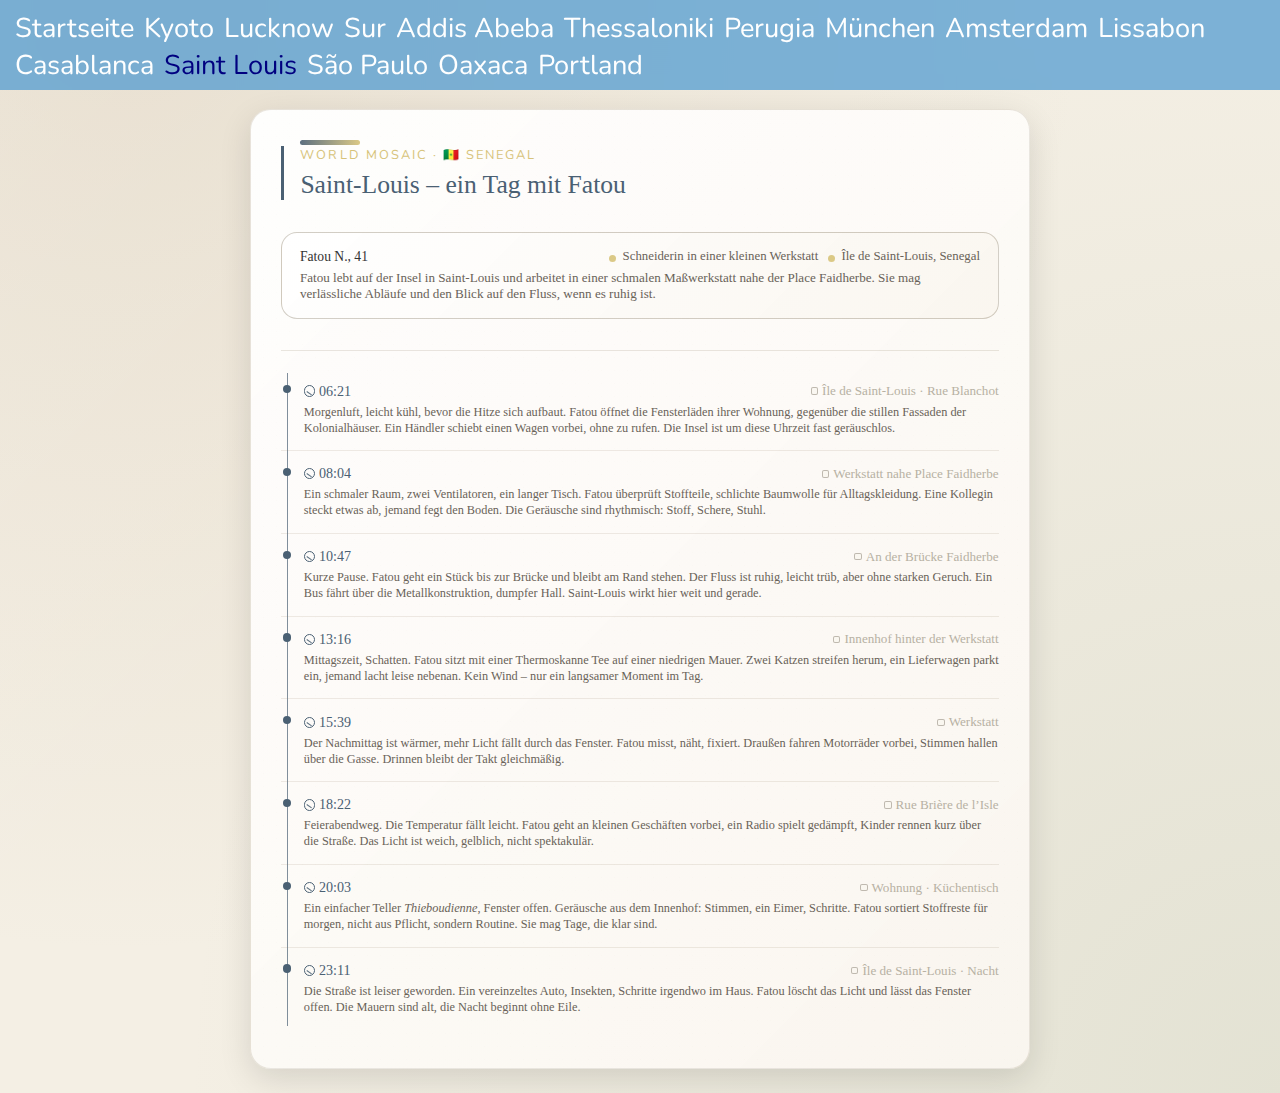
<file: senegal.html>
<!DOCTYPE html>
<html lang="de">
<head>
  <meta charset="UTF-8" />
  <title>World Mosaic – Senegal · Saint-Louis</title>
  <meta name="viewport" content="width=device-width, initial-scale=1" />
  <link rel="shortcut icon" href="Africa.ico">
  <link rel="stylesheet" href="senegal.css" />
</head>
<body>    
  <header>
    <nav id="navbar">
      <a href="index.html">Startseite</a>
      <a href="japan.html">Kyoto</a>
      <a href="indien.html">Lucknow</a>
      <a href="oman.html">Sur</a>
      <a href="aethiopien.html">Addis Abeba</a>
      <a href="griechenland.html">Thessaloniki</a>
      <a href="italien.html">Perugia</a>
      <a href="deutschland.html">München</a>
      <a href="niederlande.html">Amsterdam</a>
      <a href="portugal.html">Lissabon</a>
      <a href="marokko.html">Casablanca</a>
      <a href="senegal.html" id="act">Saint Louis</a>
      <a href="brasilien.html">São Paulo</a>
      <a href="mexiko.html">Oaxaca</a>
      <a href="usa.html">Portland</a>
    </nav>
  </header>
  <article id="senegal" class="page">
    <header class="page-header">
      <div class="label">World Mosaic · 🇸🇳 Senegal</div>
      <h5 class="title">Saint-Louis – ein Tag mit Fatou</h5>
    </header>
    <section class="person-card">
      <div class="person-header">
        <h5 class="person-name">Fatou N., 41</h5>
        <div class="person-meta">
          <span>Schneiderin in einer kleinen Werkstatt</span>
          <span>Île de Saint-Louis, Senegal</span>
        </div>
      </div>
      <p class="person-text">
        Fatou lebt auf der Insel in Saint-Louis und arbeitet in einer schmalen Maßwerkstatt nahe der Place Faidherbe.
        Sie mag verlässliche Abläufe und den Blick auf den Fluss, wenn es ruhig ist.
      </p>
    </section>
    <main class="timeline" aria-label="Tagesstruktur in Saint-Louis">
      <section class="time-block">
        <div class="time-meta">
          <span class="time-label">06:21</span>
          <span class="time-location">Île de Saint-Louis · Rue Blanchot</span>
        </div>
        <p class="time-text">
           Morgenluft, leicht kühl, bevor die Hitze sich aufbaut. Fatou öffnet die Fensterläden ihrer Wohnung,
           gegenüber die stillen Fassaden der Kolonialhäuser. Ein Händler schiebt einen Wagen vorbei, ohne zu rufen.
           Die Insel ist um diese Uhrzeit fast geräuschlos.
        </p>
      </section>
      <section class="time-block">
        <div class="time-meta">
          <span class="time-label">08:04</span>
          <span class="time-location">Werkstatt nahe Place Faidherbe</span>
        </div>
        <p class="time-text">
           Ein schmaler Raum, zwei Ventilatoren, ein langer Tisch. Fatou überprüft Stoffteile, schlichte Baumwolle
           für Alltagskleidung. Eine Kollegin steckt etwas ab, jemand fegt den Boden. Die Geräusche sind rhythmisch:
           Stoff, Schere, Stuhl.
        </p>
      </section>
      <section class="time-block">
        <div class="time-meta">
          <span class="time-label">10:47</span>
          <span class="time-location">An der Brücke Faidherbe</span>
        </div>
        <p class="time-text">
           Kurze Pause. Fatou geht ein Stück bis zur Brücke und bleibt am Rand stehen. Der Fluss ist ruhig, leicht
           trüb, aber ohne starken Geruch. Ein Bus fährt über die Metallkonstruktion, dumpfer Hall. Saint-Louis wirkt
           hier weit und gerade.
        </p>
      </section>
      <section class="time-block">
        <div class="time-meta">
          <span class="time-label">13:16</span>
          <span class="time-location">Innenhof hinter der Werkstatt</span>
        </div>
        <p class="time-text">
           Mittagszeit, Schatten. Fatou sitzt mit einer Thermoskanne Tee auf einer niedrigen Mauer. Zwei Katzen
           streifen herum, ein Lieferwagen parkt ein, jemand lacht leise nebenan. Kein Wind – nur ein langsamer
           Moment im Tag.
        </p>
      </section>
      <section class="time-block">
        <div class="time-meta">
          <span class="time-label">15:39</span>
          <span class="time-location">Werkstatt</span>
        </div>
        <p class="time-text">
           Der Nachmittag ist wärmer, mehr Licht fällt durch das Fenster. Fatou misst, näht, fixiert. Draußen fahren
           Motorräder vorbei, Stimmen hallen über die Gasse. Drinnen bleibt der Takt gleichmäßig.
        </p>
      </section>
      <section class="time-block">
        <div class="time-meta">
          <span class="time-label">18:22</span>
          <span class="time-location">Rue Brière de l’Isle</span>
        </div>
        <p class="time-text">
           Feierabendweg. Die Temperatur fällt leicht. Fatou geht an kleinen Geschäften vorbei, ein Radio spielt
           gedämpft, Kinder rennen kurz über die Straße. Das Licht ist weich, gelblich, nicht spektakulär.
        </p>
      </section>
      <section class="time-block">
        <div class="time-meta">
          <span class="time-label">20:03</span>
          <span class="time-location">Wohnung · Küchentisch</span>
        </div>
        <p class="time-text">
           Ein einfacher Teller <i>Thieboudienne</i>, Fenster offen. Geräusche aus dem Innenhof: Stimmen, ein Eimer, Schritte.
           Fatou sortiert Stoffreste für morgen, nicht aus Pflicht, sondern Routine. Sie mag Tage, die klar sind.
        </p>
      </section>
     <section class="time-block">
        <div class="time-meta">
          <span class="time-label">23:11</span>
          <span class="time-location">Île de Saint-Louis · Nacht</span>
        </div>
        <p class="time-text">
           Die Straße ist leiser geworden. Ein vereinzeltes Auto, Insekten, Schritte irgendwo im Haus. Fatou löscht
           das Licht und lässt das Fenster offen. Die Mauern sind alt, die Nacht beginnt ohne Eile.
       </p>
     </section>
    </main>
  </article>
 </body>
</html>
</file>
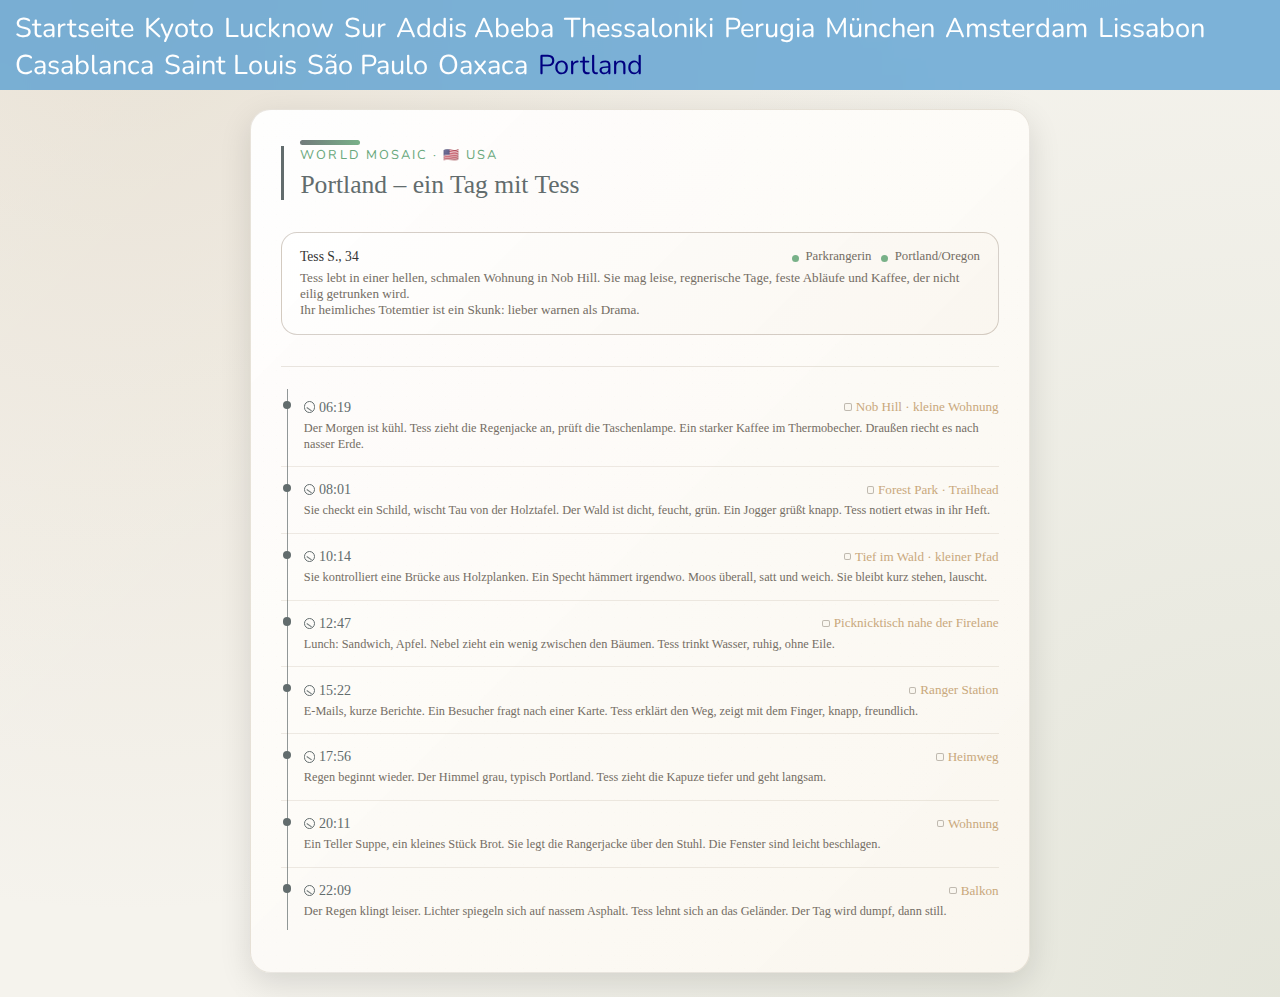
<file: usa.html>
<!DOCTYPE html>
<html lang="de">
  <head>
    <meta charset="UTF-8" />
    <title>World Mosaic – USA · Portland/Oregon</title>
    <meta name="viewport" content="width=device-width, initial-scale=1" />
    <link rel="shortcut icon" href="Africa.ico">
    <link rel="stylesheet" href="usa.css" />
  </head>
  <body>    
    <header>
      <nav id="navbar">
        <a href="index.html">Startseite</a>
        <a href="japan.html">Kyoto</a>
        <a href="indien.html">Lucknow</a>
        <a href="oman.html">Sur</a>
        <a href="aethiopien.html">Addis Abeba</a>
        <a href="griechenland.html">Thessaloniki</a>
        <a href="italien.html">Perugia</a>
        <a href="deutschland.html">München</a>
        <a href="niederlande.html">Amsterdam</a>
        <a href="portugal.html">Lissabon</a>
        <a href="marokko.html">Casablanca</a>
        <a href="senegal.html">Saint Louis</a>
        <a href="brasilien.html">São Paulo</a>
        <a href="mexiko.html">Oaxaca</a>
        <a href="usa.html" id="act">Portland</a>
     </nav>    
  </header>    
  <article id="usa" class="page">
      <header class="page-header">
        <div class="label">World Mosaic · 🇺🇸 USA</div>
        <h1 class="title">Portland – ein Tag mit Tess</h1>
      </header>
      <section class="person-card">
       <div class="person-header">
        <h2 class="person-name">Tess S., 34</h2>
        <div class="person-meta">
          <span>Parkrangerin</span>
          <span>Portland/Oregon </span>
        </div>
       </div>
       <p class="person-text">Tess lebt in einer hellen, schmalen Wohnung in Nob Hill.
          Sie mag leise, regnerische Tage, feste Abläufe und Kaffee, der nicht eilig getrunken wird.<br>
          Ihr heimliches Totemtier ist ein Skunk: lieber warnen als Drama.
      </p>
      </section>
      <main class="timeline" aria-label="Tagesstruktur in Portland">
        <section class="time-block">
         <div class="time-meta">
          <span class="time-label">06:19</span>
          <span class="time-location">Nob Hill · kleine Wohnung</span>
         </div>
         <p class="time-text">
            Der Morgen ist kühl.
            Tess zieht die Regenjacke an, prüft die Taschenlampe.
            Ein starker Kaffee im Thermobecher.
            Draußen riecht es nach nasser Erde.
         </p>
        </section>
        <section class="time-block">
         <div class="time-meta">
          <span class="time-label">08:01</span>
          <span class="time-location">Forest Park · Trailhead</span>
         </div>
         <p class="time-text">
            Sie checkt ein Schild, wischt Tau von der Holztafel.
            Der Wald ist dicht, feucht, grün.
            Ein Jogger grüßt knapp.
            Tess notiert etwas in ihr Heft.
         </p>
        </section>
        <section class="time-block">
         <div class="time-meta">
          <span class="time-label">10:14</span>
          <span class="time-location">Tief im Wald · kleiner Pfad</span>
         </div>
         <p class="time-text">
            Sie kontrolliert eine Brücke aus Holzplanken.
            Ein Specht hämmert irgendwo.
            Moos überall, satt und weich.
            Sie bleibt kurz stehen, lauscht.
         </p>
        </section>
        <section class="time-block">
         <div class="time-meta">
          <span class="time-label">12:47</span>
          <span class="time-location">Picknicktisch nahe der Firelane</span>
        </div>
        <p class="time-text">
           Lunch: Sandwich, Apfel.
           Nebel zieht ein wenig zwischen den Bäumen.
           Tess trinkt Wasser, ruhig, ohne Eile.
        </p>
       </section>
       <section class="time-block">
        <div class="time-meta">
          <span class="time-label">15:22</span>
          <span class="time-location">Ranger Station</span>
        </div>
        <p class="time-text">
           E-Mails, kurze Berichte.
           Ein Besucher fragt nach einer Karte.
           Tess erklärt den Weg, zeigt mit dem Finger, knapp, freundlich.
        </p>
       </section>
       <section class="time-block">
        <div class="time-meta">
          <span class="time-label">17:56</span>
          <span class="time-location">Heimweg</span>
        </div>
        <p class="time-text">
           Regen beginnt wieder.
           Der Himmel grau, typisch Portland.
           Tess zieht die Kapuze tiefer und geht langsam.
        </p>
       </section>
       <section class="time-block">
        <div class="time-meta">
          <span class="time-label">20:11</span>
          <span class="time-location">Wohnung</span>
        </div>
        <p class="time-text">
           Ein Teller Suppe, ein kleines Stück Brot.
           Sie legt die Rangerjacke über den Stuhl.
           Die Fenster sind leicht beschlagen.
        </p>
       </section>        
       <section class="time-block">
        <div class="time-meta">
          <span class="time-label">22:09</span>
          <span class="time-location">Balkon</span>
        </div>
        <p class="time-text">
           Der Regen klingt leiser.
           Lichter spiegeln sich auf nassem Asphalt.
           Tess lehnt sich an das Geländer.
           Der Tag wird dumpf, dann still.
        </p>
      </section>
    </main>   
  </article>
 </body>
</html>
</file>
<file: styles.css>
:root {
  /* Grundfarben / Atmosphäre */
  --bg-body: #05060a;
  --bg-panel: rgba(10, 12, 20, 0.92);
  --border-soft: rgba(255, 255, 255, 0.06);

  --text-main: #f5f5f7;
  --text-muted: #a7a9b4;
  --accent-soft: #f2cd82;
  --accent-strong: #ffb347;

  /* Zeit-Bänder – werden auf die Karten gemappt */
  --band-dawn:  rgba(148, 163, 184, 0.22);
  --band-morning: rgba(56, 189, 248, 0.18);
  --band-noon:  rgba(250, 250, 250, 0.16);
  --band-afternoon: rgba(249, 115, 22, 0.18);
  --band-evening: rgba(236, 72, 153, 0.18);
  --band-night: rgba(15, 23, 42, 0.9);

  --radius-xl: 1.25rem;
  --shadow-soft: 0 24px 60px rgba(0, 0, 0, 0.6);
  --transition-fast: 160ms ease-out;
  --transition-med: 220ms ease-out;
}

* {
  box-sizing: border-box;
}

body {
  margin: 0;
  min-height: 100vh;
  font-family: system-ui, -apple-system, BlinkMacSystemFont, "Segoe UI", sans-serif;
  color: var(--text-main);
  background:
    radial-gradient(circle at 10% -10%, rgba(251, 191, 36, 0.08), transparent 60%),
    radial-gradient(circle at 90% 110%, rgba(94, 234, 212, 0.06), transparent 55%),
    radial-gradient(circle at 50% 120%, rgba(59, 130, 246, 0.16), transparent 70%),
    #020617;
  display: flex;
  justify-content: center;
  padding: 1.5rem;
}

.page {
  width: 100%;
  max-width: 1120px;
  margin: 0 auto;
  padding: 1.75rem 1.5rem 2.25rem;
  background: linear-gradient(
      135deg,
      rgba(15, 23, 42, 0.96),
      rgba(15, 23, 42, 0.88)
    );
  border-radius: 1.5rem;
  border: 1px solid rgba(148, 163, 184, 0.25);
  box-shadow: var(--shadow-soft);
  backdrop-filter: blur(22px);
}

/* Header / Top-Navigation */

.top-row {
  display: flex;
  align-items: center;
  justify-content: space-between;
  gap: 1rem;
  margin-bottom: 1.5rem;
}

.brand {
  display: flex;
  flex-direction: column;
  gap: 0.35rem;
}

.brand-title {
  font-size: 1.4rem;
  letter-spacing: 0.06em;
  text-transform: uppercase;
  font-weight: 600;
  display: flex;
  align-items: center;
  gap: 0.35rem;
}

.brand-title span.mosaic-dot {
  display: inline-flex;
  width: 0.6rem;
  height: 0.6rem;
  border-radius: 999px;
  background: radial-gradient(circle at 30% 20%, #f97316, #a855f7);
}

.brand-subtitle {
  font-size: 0.9rem;
  color: var(--text-muted);
}

.nav {
  display: flex;
  gap: 1.25rem;
  font-size: 0.9rem;
}

.nav-link {
  border-radius: 999px;
  padding: 0.45rem 0.9rem;
  border: 1px solid transparent;
  cursor: pointer;
  background: transparent;
  color: var(--text-muted);
  display: inline-flex;
  align-items: center;
  gap: 0.4rem;
  transition: background var(--transition-fast),
              border-color var(--transition-fast),
              color var(--transition-fast),
              transform var(--transition-fast);
}

.nav-link span.dot {
  width: 0.4rem;
  height: 0.4rem;
  border-radius: 999px;
  background: rgba(148, 163, 184, 0.6);
}

.nav-link.primary {
  border-color: rgba(248, 250, 252, 0.12);
  background: radial-gradient(circle at 0 0, rgba(248, 250, 252, 0.1), transparent 55%);
  color: var(--text-main);
}

.nav-link:hover {
  border-color: rgba(248, 250, 252, 0.25);
  background: radial-gradient(circle at 0 0, rgba(248, 250, 252, 0.14), transparent 70%);
  color: var(--text-main);
  transform: translateY(-1px);
}

/* Intro-Bereich */

.intro {
  display: grid;
  grid-template-columns: minmax(0, 2.1fr) minmax(0, 1.4fr);
  gap: 1.75rem;
  margin-bottom: 2.1rem;
  padding: 1.35rem 1.1rem 1.5rem;
  border-radius: 1.4rem;
  border: 1px solid rgba(148, 163, 184, 0.3);
  background:
    radial-gradient(circle at 0 0, rgba(248, 250, 252, 0.16), transparent 55%),
    radial-gradient(circle at 100% 120%, rgba(59, 130, 246, 0.24), transparent 70%),
    rgba(15, 23, 42, 0.95);
}

.intro-main-title {
  font-size: 1.7rem;
  line-height: 1.2;
  margin-bottom: 0.7rem;
}

.intro-main-subtitle {
  font-size: 0.98rem;
  color: var(--text-muted);
  max-width: 32rem;
}

.intro-pill-row {
  margin-top: 0.9rem;
  display: flex;
  flex-wrap: wrap;
  gap: 0.55rem;
  font-size: 0.8rem;
  color: var(--text-muted);
}

.intro-pill {
  padding: 0.25rem 0.7rem;
  border-radius: 999px;
  border: 1px solid rgba(148, 163, 184, 0.48);
  background: radial-gradient(circle at 0 0, rgba(248, 250, 252, 0.12), transparent 70%);
  backdrop-filter: blur(16px);
}

.intro-side {
  display: flex;
  flex-direction: column;
  gap: 0.75rem;
  font-size: 0.86rem;
  color: var(--text-muted);
  border-left: 1px dashed rgba(148, 163, 184, 0.38);
  padding-left: 1.25rem;
}

.intro-side-label {
  text-transform: uppercase;
  font-size: 0.75rem;
  letter-spacing: 0.12em;
  color: rgba(226, 232, 240, 0.86);
}

.intro-side-line strong {
  color: var(--accent-soft);
}

/* Grid / Länder-Kacheln */

.grid-header-row {
  display: flex;
  align-items: baseline;
  justify-content: space-between;
  gap: 1rem;
  margin-bottom: 1rem;
}

.grid-title {
  font-size: 0.9rem;
  text-transform: uppercase;
  letter-spacing: 0.15em;
  color: var(--text-muted);
}

.grid-legend {
  display: flex;
  flex-wrap: wrap;
  gap: 0.45rem;
  font-size: 0.7rem;
  color: var(--text-muted);
}

.legend-chip {
  display: inline-flex;
  align-items: center;
  gap: 0.3rem;
  border-radius: 999px;
  border: 1px solid rgba(148, 163, 184, 0.45);
  padding: 0.2rem 0.65rem;
  background: rgba(15, 23, 42, 0.9);
  backdrop-filter: blur(18px);
}

.legend-swatch {
  width: 0.7rem;
  height: 0.7rem;
  border-radius: 999px;
  background: var(--band-afternoon);
}

.legend-swatch.dawn {
  background: var(--band-dawn);
}
.legend-swatch.morning {
  background: var(--band-morning);
}
.legend-swatch.noon {
  background: var(--band-noon);
}
.legend-swatch.afternoon {
  background: var(--band-afternoon);
}
.legend-swatch.evening {
  background: var(--band-evening);
}
.legend-swatch.night {
  background: var(--band-night);
}

.country-grid {
  display: grid;
  grid-template-columns: repeat(auto-fit, minmax(220px, 1fr));
  gap: 1.1rem;
}

.country-card {
  position: relative;
  padding: 0.95rem 0.9rem 0.9rem;
  border-radius: var(--radius-xl);
  border: 1px solid var(--border-soft);
  background: rgba(15, 23, 42, 0.9);
  overflow: hidden;
  display: flex;
  flex-direction: column;
  gap: 0.55rem;
  min-height: 120px;
  cursor: pointer;
  transition:
    background var(--transition-med),
    border-color var(--transition-fast),
    transform var(--transition-fast),
    box-shadow var(--transition-med);
}

/* Lichtstimmung per Daten-Attribut */
.country-card[data-band="dawn"] {
  background: linear-gradient(135deg, var(--band-dawn), rgba(15, 23, 42, 0.96));
  border-color: rgba(148, 163, 184, 0.5);
}
.country-card[data-band="morning"] {
  background: linear-gradient(135deg, var(--band-morning), rgba(15, 23, 42, 0.96));
  border-color: rgba(56, 189, 248, 0.55);
}
.country-card[data-band="noon"] {
  background: linear-gradient(145deg, var(--band-noon), rgba(15, 23, 42, 0.96));
  border-color: rgba(248, 250, 252, 0.45);
}
.country-card[data-band="afternoon"] {
  background: linear-gradient(140deg, var(--band-afternoon), rgba(15, 23, 42, 0.96));
  border-color: rgba(249, 115, 22, 0.7);
}
.country-card[data-band="evening"] {
  background: linear-gradient(145deg, var(--band-evening), rgba(15, 23, 42, 0.96));
  border-color: rgba(236, 72, 153, 0.7);
}
.country-card[data-band="night"] {
  background: radial-gradient(circle at 0 0, rgba(148, 163, 184, 0.2), var(--band-night));
  border-color: rgba(30, 64, 175, 0.7);
}

.country-card::after {
  content: "";
  position: absolute;
  inset: -40%;
  background: radial-gradient(circle at 0 0, rgba(250, 250, 250, 0.18), transparent 65%);
  opacity: 0;
  transition: opacity var(--transition-med);
  pointer-events: none;
}

.country-card:hover {
  transform: translateY(-2px);
  box-shadow: 0 20px 40px rgba(0, 0, 0, 0.7);
  border-color: rgba(248, 250, 252, 0.75);
}

.country-card:hover::after {
  opacity: 0.9;
}

.country-header-row {
  display: flex;
  align-items: baseline;
  justify-content: space-between;
  gap: 0.5rem;
}

.country-name {
  font-size: 1rem;
  font-weight: 600;
  letter-spacing: 0.04em;
  text-transform: uppercase;
}

.country-flag {
  font-size: 1.15rem;
  opacity: 0.9;
}

.country-meta {
  display: flex;
  align-items: center;
  gap: 0.45rem;
  font-size: 0.78rem;
  color: rgba(241, 245, 249, 0.9);
}

.country-time {
  font-variant-numeric: tabular-nums;
  font-size: 0.92rem;
}

.country-city {
  opacity: 0.7;
}

.time-badge {
  margin-left: auto;
  font-size: 0.68rem;
  text-transform: uppercase;
  letter-spacing: 0.18em;
  padding: 0.15rem 0.5rem;
  border-radius: 999px;
  border: 1px solid rgba(248, 250, 252, 0.34);
  background: rgba(15, 23, 42, 0.85);
}

.country-tagline {
  font-size: 0.8rem;
  color: rgba(226, 232, 240, 0.92);
  line-height: 1.35;
  margin: 0.1rem 0 0.05rem;
}

.country-footer {
  margin-top: auto;
  display: flex;
  justify-content: space-between;
  align-items: center;
  font-size: 0.72rem;
  color: rgba(226, 232, 240, 0.75);
  opacity: 0.9;
}

.country-footer span {
  display: inline-flex;
  align-items: center;
  gap: 0.25rem;
}

.country-footer span.dot {
  width: 0.3rem;
  height: 0.3rem;
  border-radius: 999px;
  background: rgba(248, 250, 252, 0.7);
}

/* Footer / Meta */

.page-footer {
  margin-top: 2rem;
  padding-top: 1.1rem;
  border-top: 1px dashed rgba(148, 163, 184, 0.45);
  font-size: 0.76rem;
  color: var(--text-muted);
  display: flex;
  justify-content: space-between;
  gap: 0.9rem;
  flex-wrap: wrap;
}

.page-footer strong {
  color: var(--accent-strong);
  font-weight: 500;
}

/* Responsive-Tweaks */

@media (max-width: 820px) {
  .intro {
    grid-template-columns: minmax(0, 1fr);
    border-left: 1px solid rgba(148, 163, 184, 0.35);
  }

  .intro-side {
    border-left: none;
    padding-left: 0;
    border-top: 1px dashed rgba(148, 163, 184, 0.45);
    padding-top: 0.85rem;
    margin-top: 0.5rem;
  }

  .top-row {
    flex-direction: column;
    align-items: flex-start;
  }

  .nav {
    width: 100%;
    justify-content: flex-start;
    flex-wrap: wrap;
  }
}

@media (max-width: 560px) {
  body {
    padding: 0.75rem;
  }

  .page {
    padding: 1.25rem 1rem 1.8rem;
  }

  .intro-main-title {
    font-size: 1.45rem;
  }
}
</file>
<file: aethiopien.css>
@import url('https://fonts.googleapis.com/css?family=Nunito&family=Palatino&display=swap');

:root {
  --bg-body: #f8edea;       
  --bg-page: #f5e7f1;       

  --aethiopien-col1: #6f4e37;  
  --aethiopien-col2: #c5b5a6;       
  --aethiopien-col3: #e8c5a8;
  
  --text-muted: #746d64;    

  --border-soft: rgba(120, 100, 80, 0.3);
}

*,
*::before,
*::after {
  box-sizing: border-box;
}

body {
  margin: 0;
  min-height: 100vh;
  font-family: "Palatino",serif;
  background:
    /* leichte „Papier“-Textur / Körnung */
    radial-gradient(circle at 10% 0, rgba(200, 180, 150, 0.28), transparent 60%),
    radial-gradient(circle at 100% 100%, rgba(167, 180, 152, 0.22), transparent 65%),
    linear-gradient(135deg, rgba(255, 255, 255, 0.2) 0, transparent 40%, transparent 100%),
    var(--bg-body);
  padding: 1.5rem;
}

nav {
    position: fixed;
    top: 0;
    left: 0;
    width: 100%;  
    height: 90px; 
    overflow: hidden; 
    background: rgba(73, 151, 208, 0.7);
    backdrop-filter: blur(6px);
    text-align: center;
    color: white;
    padding: 10px;
    z-index: 1000;
    display: flex;
    flex-wrap: wrap;
    font-size: 1.7rem;
}

nav a {
  font-family:"Nunito",sans-serif;
  margin: 0px 5px;
  text-decoration:none;
  color: white;
}

#act {
  color:navy;
  height:20px;
}

.page {
  width: 100%;
  max-width: 780px;
  margin: 85px auto 0 auto;
  padding: 2.25rem 1.9rem 2.4rem;
  background:
    linear-gradient(135deg, rgba(255, 255, 255, 0.95), rgba(250, 246, 239, 0.96));
  border-radius: 1.3rem;
  border: 1px solid rgba(140, 120, 95, 0.18);
  box-shadow: 0 10px 32px rgba(0, 0, 0, 0.12);
  position: relative;
  overflow: hidden;
}

/* ganz feine „Faser“-Struktur im Page-Hintergrund */
.page::before {
  content: "";
  position: absolute;
  inset: 0;
  pointer-events: none;
  background-image:
    linear-gradient(120deg, rgba(160, 140, 110, 0.07) 0.5px, transparent 0.5px),
    linear-gradient(210deg, rgba(180, 170, 150, 0.06) 0.7px, transparent 0.7px);
  background-size: 9px 9px, 13px 13px;
  opacity: 0.35;
}

.page > * {
  position: relative; /* damit Inhalt über der Textur liegt */
}

/* Header */

.page-header {
  font-size: 0.8rem;
  border-left: 3px solid var(--aethiopien-col1);
  padding-left: 1rem;
  margin-bottom: 2rem;
  position: relative;
}

/* kleiner Farbbalken als Header-Akzent */
.page-header::before {
  content: "";
  position: absolute;
  top: -0.35rem;
  left: 1rem;
  width: 60px;
  height: 5px;
  border-radius: 999px;
  background: linear-gradient(90deg, var(--aethiopien-col1), var(--aethiopien-col2));
  opacity: 0.9;
}

.page-header .label {
  font-family:"Nunito",sans-serif;
  font-size: 0.8rem;
  letter-spacing: 0.16em;
  text-transform: uppercase;
  color: var(--aethiopien-col2);
  margin-bottom: 0.4rem;
}

.page-header .title {
  font-size: 1.6rem;
  font-weight:400;
  margin: 0 0 0.5rem;
  color: var(--aethiopien-col1);
}

.page-header .subtitle {
  margin: 0;
  font-size: 0.92rem;
  font-weight:300;
  color: var(--text-muted);
}

/* Person */

.person-card {
  font-size:0.8rem;
  border-radius: 1rem;
  border: 1px solid var(--border-soft);
  padding: 1rem 1.1rem;
  background:
    linear-gradient(135deg, rgba(255, 255, 255, 0.96), rgba(250, 246, 239, 0.98));
  margin-bottom: 1.9rem;
}

.person-header {
  display: flex;
  flex-wrap: wrap;
  justify-content: space-between;
  gap: 0.4rem;
  margin-bottom: 0.3rem;
}

.person-name {
  margin: 0;
  font-size: 0.85rem;
  font-weight:400;
  color: #333;
}

.person-meta {
  display: flex;
  flex-wrap: wrap;
  gap: 0.6rem;
  font-size: 0.8rem;
  color: var(--text-muted);
}

/* kleine „Tags“ statt nur Bulletpoints */
.person-meta span {
  position: relative;
  padding-left: 0.85rem;
}

.person-meta span::before {
  content: "";
  position: absolute;
  left: 0;
  top: 0.4em;
  width: 0.45rem;
  height: 0.45rem;
  border-radius: 999px;
  background: var(--aethiopien-col2);
  opacity: 0.9;
}

.person-text {
  margin: 0.3rem 0 0;
  font-size: 0.82rem;
  color: var(--text-muted);
}

/* Timeline */

.timeline {
  border-top: 1px solid rgba(140, 120, 95, 0.18);
  padding-top: 1.1rem;
  position: relative;
}

/* vertikale Leitlinie für den Tag */
.timeline::before {
  content: "";
  position: absolute;
  left: 0.35rem;
  top: 1.4rem;
  bottom: 0.2rem;
  width: 1px;
  background:var(--aethiopien-col1);
  opacity: 0.7;
}

.time-block {
  padding: 0.9rem 0 0.9rem 1.4rem;
  border-bottom: 1px solid rgba(140, 120, 95, 0.14);
  position: relative;
}

.time-block:last-of-type {
  border-bottom: none;
}

/* kleiner Punkt an der Zeit-Achse */
.time-block::before {
  content: "";
  position: absolute;
  left: 0.09rem;
  top: 1.05rem;
  width: 0.52rem;
  height: 0.52rem;
  border-radius: 999px;
  background: var(--aethiopien-col1);
}

.time-meta {
  display: flex;
  flex-wrap: wrap;
  justify-content: space-between;
  gap: 0.4rem;
  margin-bottom: 0.25rem;
}

/* ICON B: Uhr-Symbol → kleine grafische Form vor der Zeit */
.time-label {
  font-size: 0.88rem;
  font-variant-numeric: tabular-nums;
  color: var(--aethiopien-col1);
  display: inline-flex;
  align-items: center;
  gap: 0.25rem;
}

.time-label::before {
  content: "";
  width: 0.7rem;
  height: 0.7rem;
  border-radius: 999px;
  border: 1px solid var(--aethiopien-col1);
  box-shadow: inset 0 0 0 1px rgba(255, 255, 255, 0.4);
  position: relative;
}

/* kleiner Zeiger im „Kreis“ */
.time-label::after {
  content: "";
  position: absolute;
  width: 0.36rem;
  height: 1px;
  background: var(--aethiopien-col1);
  transform-origin: left center;
  transform: translateX(0.17rem) rotate(35deg);
  opacity: 0.9;
}

/* ICON B: Ort-Symbol → kleines Quadrat vor dem Ort */
.time-location {
  font-size: 0.82rem;
  color: var(--aethiopien-col3);
  display: inline-flex;
  align-items: center;
  gap: 0.25rem;
}

.time-location::before {
  content: "";
  width: 0.46rem;
  height: 0.46rem;
  border-radius: 2px;
  border: 1px solid rgba(185, 178, 168, 0.9);
  background: rgba(250, 246, 239, 0.9);
}

/* Text des Moments */

.time-text {
  margin: 0;
  font-size: 0.77rem;
  color: var(--text-muted);
  line-height: 1.3;
}

/* Responsive */

@media (max-width: 1050px) {
  nav {
    font-size:1.2rem;
  }
}

@media (max-width: 570px) {
  body {
    padding: 0.9rem;
  }
  nav {
    font-size:0.86rem;
  }
  .page {
    padding: 1.7rem 1.3rem 2rem;
  }

  .page-header {
    border-left-width: 2px;
  }

  .page-header .title {
    font-size: 1.12rem;
  }

  .timeline::before {
    left: 0.25rem;
  }

  .time-block {
    padding-left: 1.3rem;
  }

  .time-block::before {
    left: 0.02rem;
  }
}
</file>
<file: brasilien.css>
@import url('https://fonts.googleapis.com/css?family=Nunito&family=Palatino&display=swap');

:root {
  --bg-body: #f8edea;       
  --bg-page: #f5e7f1;       

  --brasilien-col1: #065376;
  --brasilien-col2: #b36c0e;      
  --brasilien-col3: #979381;    
  
  --text-muted: #746d64;    

  --border-soft: rgba(120, 100, 80, 0.3);
}

*,
*::before,
*::after {
  box-sizing: border-box;
}

body {
  margin: 0;
  min-height: 100vh;
  font-family: "Palatino",serif;
  background:
    /* leichte „Papier“-Textur / Körnung */
    radial-gradient(circle at 10% 0, rgba(200, 180, 150, 0.28), transparent 60%),
    radial-gradient(circle at 100% 100%, rgba(167, 180, 152, 0.22), transparent 65%),
    linear-gradient(135deg, rgba(255, 255, 255, 0.2) 0, transparent 40%, transparent 100%),
    var(--bg-body);
  padding: 1.5rem;
}

nav {
    position: fixed;
    top: 0;
    left: 0;
    width: 100%;  
    height: 90px; 
    overflow: hidden; 
    background: rgba(73, 151, 208, 0.7);
    backdrop-filter: blur(6px);
    text-align: center;
    color: white;
    padding: 10px;
    z-index: 1000;
    display: flex;
    flex-wrap: wrap;
    font-size: 1.7rem;
}

nav a {
  font-family:"Nunito",sans-serif;
  margin: 0px 5px;
  text-decoration:none;
  color: white;
}

#act {
  color:navy;
  height:20px;
}

.page {
  width: 100%;
  max-width: 780px;
  margin: 85px auto 0 auto;
  padding: 2.25rem 1.9rem 2.4rem;
  background:
    linear-gradient(135deg, rgba(255, 255, 255, 0.95), rgba(250, 246, 239, 0.96));
  border-radius: 1.3rem;
  border: 1px solid rgba(140, 120, 95, 0.18);
  box-shadow: 0 10px 32px rgba(0, 0, 0, 0.12);
  position: relative;
  overflow: hidden;
}

/* ganz feine „Faser“-Struktur im Page-Hintergrund */
.page::before {
  content: "";
  position: absolute;
  inset: 0;
  pointer-events: none;
  background-image:
    linear-gradient(120deg, rgba(160, 140, 110, 0.07) 0.5px, transparent 0.5px),
    linear-gradient(210deg, rgba(180, 170, 150, 0.06) 0.7px, transparent 0.7px);
  background-size: 9px 9px, 13px 13px;
  opacity: 0.35;
}

.page > * {
  position: relative; /* damit Inhalt über der Textur liegt */
}

/* Header */

.page-header {
  font-size: 0.8rem;
  border-left: 3px solid var(--brasilien-col1);
  padding-left: 1rem;
  margin-bottom: 2rem;
  position: relative;
}

/* kleiner Farbbalken als Header-Akzent */
.page-header::before {
  content: "";
  position: absolute;
  top: -0.35rem;
  left: 1rem;
  width: 60px;
  height: 5px;
  border-radius: 999px;
  background: linear-gradient(90deg, var(--brasilien-col1), var(--brasilien-col2));
  opacity: 0.9;
}

.page-header .label {
  font-family:"Nunito",sans-serif;
  font-size: 0.8rem;
  letter-spacing: 0.16em;
  text-transform: uppercase;
  color: var(--brasilien-col2);
  margin-bottom: 0.4rem;
}

.page-header .title {
  font-size: 1.6rem;
  font-weight:400;
  margin: 0 0 0.5rem;
  color: var(--brasilien-col1);
}

.page-header .subtitle {
  margin: 0;
  font-size: 0.92rem;
  font-weight:300;
  color: var(--text-muted);
}

/* Person */

.person-card {
  font-size:0.8rem;
  border-radius: 1rem;
  border: 1px solid var(--border-soft);
  padding: 1rem 1.1rem;
  background:
    linear-gradient(135deg, rgba(255, 255, 255, 0.96), rgba(250, 246, 239, 0.98));
  margin-bottom: 1.9rem;
}

.person-header {
  display: flex;
  flex-wrap: wrap;
  justify-content: space-between;
  gap: 0.4rem;
  margin-bottom: 0.3rem;
}

.person-name {
  margin: 0;
  font-size: 0.85rem;
  font-weight:400;
  color: #333;
}

.person-meta {
  display: flex;
  flex-wrap: wrap;
  gap: 0.6rem;
  font-size: 0.8rem;
  color: var(--text-muted);
}

/* kleine „Tags“ statt nur Bulletpoints */
.person-meta span {
  position: relative;
  padding-left: 0.85rem;
}

.person-meta span::before {
  content: "";
  position: absolute;
  left: 0;
  top: 0.4em;
  width: 0.45rem;
  height: 0.45rem;
  border-radius: 999px;
  background: var(--brasilien-col2);
  opacity: 0.9;
}

.person-text {
  margin: 0.3rem 0 0;
  font-size: 0.82rem;
  color: var(--text-muted);
}

/* Timeline */

.timeline {
  border-top: 1px solid rgba(140, 120, 95, 0.18);
  padding-top: 1.1rem;
  position: relative;
}

/* vertikale Leitlinie für den Tag */
.timeline::before {
  content: "";
  position: absolute;
  left: 0.35rem;
  top: 1.4rem;
  bottom: 0.2rem;
  width: 1px;
  background: var(--brasilien-col1);
  opacity: 0.7;
}

.time-block {
  padding: 0.9rem 0 0.9rem 1.4rem;
  border-bottom: 1px solid rgba(140, 120, 95, 0.14);
  position: relative;
}

.time-block:last-of-type {
  border-bottom: none;
}

/* kleiner Punkt an der Zeit-Achse */
.time-block::before {
  content: "";
  position: absolute;
  left: 0.09rem;
  top: 1.05rem;
  width: 0.52rem;
  height: 0.52rem;
  border-radius: 999px;
  background: var(--brasilien-col1);
}

.time-meta {
  display: flex;
  flex-wrap: wrap;
  justify-content: space-between;
  gap: 0.4rem;
  margin-bottom: 0.25rem;
}

/* ICON B: Uhr-Symbol → kleine grafische Form vor der Zeit */
.time-label {
  font-size: 0.88rem;
  font-variant-numeric: tabular-nums;
  color: var(--brasilien-col1);
  display: inline-flex;
  align-items: center;
  gap: 0.25rem;
}

.time-label::before {
  content: "";
  width: 0.7rem;
  height: 0.7rem;
  border-radius: 999px;
  border: 1px solid var(--brasilien-col1);
  box-shadow: inset 0 0 0 1px rgba(255, 255, 255, 0.4);
  position: relative;
}

/* kleiner Zeiger im „Kreis“ */
.time-label::after {
  content: "";
  position: absolute;
  width: 0.36rem;
  height: 1px;
  background: var(--brasilien-col1);
  transform-origin: left center;
  transform: translateX(0.17rem) rotate(35deg);
  opacity: 0.9;
}

/* ICON B: Ort-Symbol → kleines Quadrat vor dem Ort */
.time-location {
  font-size: 0.82rem;
  color: var(--brasilien-col3);
  display: inline-flex;
  align-items: center;
  gap: 0.25rem;
}

.time-location::before {
  content: "";
  width: 0.46rem;
  height: 0.46rem;
  border-radius: 2px;
  border: 1px solid rgba(185, 178, 168, 0.9);
  background: rgba(250, 246, 239, 0.9);
}

/* Text des Moments */

.time-text {
  margin: 0;
  font-size: 0.77rem;
  color: var(--text-muted);
  line-height: 1.3;
}

/* Responsive */
@media (max-width: 1050px) {
  nav {
    font-size:1.2rem;
  }
}
@media (max-width: 570px) {
  body {
    padding: 0.9rem;
  }
  nav {
    font-size: 0.86rem;
  }
  .page {
    padding: 1.7rem 1.3rem 2rem;
  }

  .page-header {
    border-left-width: 2px;
  }

  .page-header .title {
    font-size: 1.2rem;
  }

  .timeline::before {
    left: 0.25rem;
  }

  .time-block {
    padding-left: 1.3rem;
  }

  .time-block::before {
    left: 0.02rem;
  }
}
</file>
<file: deutschland.css>
@import url('https://fonts.googleapis.com/css?family=Nunito&family=Palatino&display=swap');

:root {
  --bg-body: #f7e7eb;       
  --bg-page: #f3e8f7;       

  --deutschland-col1: #0099d5;  
  --deutschland-col2: #d17b58;        
  --deutschland-col3: #efcca2;    
  
  --text-muted: #746d64;    

  --border-soft: rgba(106, 100, 80, 0.3);
}

*,
*::before,
*::after {
  box-sizing: border-box;
}

body {
  margin: 0;
  min-height: 100vh;
  font-family: "Palatino",serif;
  background:
    /* leichte „Papier“-Textur / Körnung */
    radial-gradient(circle at 10% 0, rgba(200, 180, 150, 0.28), transparent 60%),
    radial-gradient(circle at 100% 100%, rgba(167, 180, 152, 0.22), transparent 65%),
    linear-gradient(135deg, rgba(255, 255, 255, 0.2) 0, transparent 40%, transparent 100%),
    var(--bg-body);
  padding: 1.5rem;
}

nav {
    position: fixed;
    top: 0;
    left: 0;
    width: 100%;  
    height: 90px; 
    overflow: hidden; 
    background: rgba(73, 151, 208, 0.7);
    backdrop-filter: blur(6px);
    text-align: center;
    color: white;
    padding: 10px;
    z-index: 1000;
    display: flex;
    flex-wrap: wrap;
    font-size: 1.7rem;
}

nav a {
  font-family:"Nunito",sans-serif;
  margin: 0px 5px;
  text-decoration:none;
  color: white;
}

#act {
  color:navy;
  height:20px;
}

.page {
  width: 100%;
  max-width: 780px;
  margin: 85px auto 0 auto;
  padding: 2.25rem 1.9rem 2.4rem;
  background:
    linear-gradient(135deg, rgba(255, 255, 255, 0.95), rgba(250, 246, 239, 0.96));
  border-radius: 1.3rem;
  border: 1px solid rgba(140, 120, 95, 0.18);
  box-shadow: 0 10px 32px rgba(0, 0, 0, 0.12);
  position: relative;
  overflow: hidden;
}

/* ganz feine „Faser“-Struktur im Page-Hintergrund */
.page::before {
  content: "";
  position: absolute;
  inset: 0;
  pointer-events: none;
  background-image:
    linear-gradient(120deg, rgba(160, 140, 110, 0.07) 0.5px, transparent 0.5px),
    linear-gradient(210deg, rgba(180, 170, 150, 0.06) 0.7px, transparent 0.7px);
  background-size: 9px 9px, 13px 13px;
  opacity: 0.35;
}

.page > * {
  position: relative; /* damit Inhalt über der Textur liegt */
}

/* Header */

.page-header {
  font-size: 0.8rem;
  border-left: 3px solid var(--deutschland-col1);
  padding-left: 1rem;
  margin-bottom: 2rem;
  position: relative;
}

/* kleiner Farbbalken als Header-Akzent */
.page-header::before {
  content: "";
  position: absolute;
  top: -0.35rem;
  left: 1rem;
  width: 60px;
  height: 5px;
  border-radius: 999px;
  background: linear-gradient(90deg, var(--deutschland-col1), var(--deutschland-col2));
  opacity: 0.9;
}

.page-header .label {
  font-family:"Nunito",sans-serif;
  font-size: 0.8rem;
  letter-spacing: 0.16em;
  text-transform: uppercase;
  color: var(--deutschland-col2);
  margin-bottom: 0.4rem;
}

.page-header .title {
  font-size: 1.6rem;
  font-weight:400;
  margin: 0 0 0.5rem;
  color: var(--deutschland-col1);
}

.page-header .subtitle {
  margin: 0;
  font-size: 0.92rem;
  font-weight:300;
  color: var(--text-muted);
}

/* Person */

.person-card {
  font-size:0.8rem;
  border-radius: 1rem;
  border: 1px solid var(--border-soft);
  padding: 1rem 1.1rem;
  background:
    linear-gradient(135deg, rgba(255, 255, 255, 0.96), rgba(250, 246, 239, 0.98));
  margin-bottom: 1.9rem;
}

.person-header {
  display: flex;
  flex-wrap: wrap;
  justify-content: space-between;
  gap: 0.4rem;
  margin-bottom: 0.3rem;
}

.person-name {
  margin: 0;
  font-size: 0.85rem;
  font-weight:400;
  color: #333;
}

.person-meta {
  display: flex;
  flex-wrap: wrap;
  gap: 0.6rem;
  font-size: 0.8rem;
  color: var(--text-muted);
}

/* kleine „Tags“ statt nur Bulletpoints */
.person-meta span {
  position: relative;
  padding-left: 0.85rem;
}

.person-meta span::before {
  content: "";
  position: absolute;
  left: 0;
  top: 0.4em;
  width: 0.45rem;
  height: 0.45rem;
  border-radius: 999px;
  background: var(--deutschland-col2);
  opacity: 0.9;
}

.person-text {
  margin: 0.3rem 0 0;
  font-size: 0.82rem;
  color: var(--text-muted);
}

/* Timeline */

.timeline {
  border-top: 1px solid rgba(140, 120, 95, 0.18);
  padding-top: 1.1rem;
  position: relative;
}

/* vertikale Leitlinie für den Tag */
.timeline::before {
  content: "";
  position: absolute;
  left: 0.35rem;
  top: 1.4rem;
  bottom: 0.2rem;
  width: 1px;
  background: var(--deutschland-col1);
  opacity: 0.7;
}

.time-block {
  padding: 0.9rem 0 0.9rem 1.4rem;
  border-bottom: 1px solid rgba(140, 120, 95, 0.14);
  position: relative;
}

.time-block:last-of-type {
  border-bottom: none;
}

/* kleiner Punkt an der Zeit-Achse */
.time-block::before {
  content: "";
  position: absolute;
  left: 0.09rem;
  top: 1.05rem;
  width: 0.52rem;
  height: 0.52rem;
  border-radius: 999px;
  background: var(--deutschland-col1);
}

.time-meta {
  display: flex;
  flex-wrap: wrap;
  justify-content: space-between;
  gap: 0.4rem;
  margin-bottom: 0.25rem;
}

/* ICON B: Uhr-Symbol → kleine grafische Form vor der Zeit */
.time-label {
  font-size: 0.88rem;
  font-variant-numeric: tabular-nums;
  color: var(--deutschland-col1);
  display: inline-flex;
  align-items: center;
  gap: 0.25rem;
}

.time-label::before {
  content: "";
  width: 0.7rem;
  height: 0.7rem;
  border-radius: 999px;
  border: 1px solid var(--deutschland-col1);
  box-shadow: inset 0 0 0 1px rgba(255, 255, 255, 0.4);
  position: relative;
}

/* kleiner Zeiger im „Kreis“ */
.time-label::after {
  content: "";
  position: absolute;
  width: 0.36rem;
  height: 1px;
  background:var(--deutschland-col1);
  transform-origin: left center;
  transform: translateX(0.17rem) rotate(35deg);
  opacity: 0.9;
}

/* ICON B: Ort-Symbol → kleines Quadrat vor dem Ort */
.time-location {
  font-size: 0.82rem;
  color: var(--deutschland-col3);
  display: inline-flex;
  align-items: center;
  gap: 0.25rem;
}

.time-location::before {
  content: "";
  width: 0.46rem;
  height: 0.46rem;
  border-radius: 2px;
  border: 1px solid rgba(185, 178, 168, 0.9);
  background: rgba(250, 246, 239, 0.9);
}

/* Text des Moments */

.time-text {
  margin: 0;
  font-size: 0.77rem;
  color: var(--text-muted);
  line-height: 1.3;
}

/* Responsive */
@media (max-width: 1050px) {
  nav {
    font-size:1.2rem;
  }
}
@media (max-width: 570px) {
  body {
    padding: 0.9rem;
  }
  nav {
    font-size:0.86rem;
  }
  .page {
    padding: 1.7rem 1.3rem 2rem;
  }

  .page-header {
    border-left-width: 2px;
  }

  .page-header .title {
    font-size: 1.2rem;
  }

  .timeline::before {
    left: 0.25rem;
  }

  .time-block {
    padding-left: 1.3rem;
  }

  .time-block::before {
    left: 0.02rem;
  }
}
</file>
<file: griechenland.css>
@import url('https://fonts.googleapis.com/css?family=Nunito&family=Palatino&display=swap');

:root {
  --bg-body: #f6f2ea;       
  --bg-page: #fdfbf7;       

  --greece-col1: #0d5eaf;  
  --greece-col2: #83ceec;        
  --greece-col3: #cdafa8;    
   
  --text-muted: #746d64;    

  --border-soft: rgba(120, 100, 80, 0.3);
}

*,
*::before,
*::after {
  box-sizing: border-box;
}

body {
  margin: 0;
  min-height: 100vh;
  font-family: "Palatino",serif;
  background:
    /* leichte „Papier“-Textur / Körnung */
    radial-gradient(circle at 10% 0, rgba(200, 180, 150, 0.28), transparent 60%),
    radial-gradient(circle at 100% 100%, rgba(167, 180, 152, 0.22), transparent 65%),
    linear-gradient(135deg, rgba(255, 255, 255, 0.2) 0, transparent 40%, transparent 100%),
    var(--bg-body);
  padding: 1.5rem;
}

nav {
    position: fixed;
    top: 0;
    left: 0;
    width: 100%;  
    height: 90px; 
    overflow: hidden; 
    background: rgba(73, 151, 208, 0.7);
    backdrop-filter: blur(6px);
    text-align: center;
    color: white;
    padding: 10px;
    z-index: 1000;
    display: flex;
    flex-wrap: wrap;
    font-size: 1.7rem;
}

nav a {
  font-family:"Nunito",sans-serif;
  margin: 0px 5px;
  text-decoration:none;
  color: white;
}

#act {
  color:navy;
  height:20px;
}

.page {
  width: 100%;
  max-width: 780px;
  margin: 85px auto 0 auto;
  padding: 2.25rem 1.9rem 2.4rem;
  background:
    linear-gradient(135deg, rgba(255, 255, 255, 0.95), rgba(250, 246, 239, 0.96));
  border-radius: 1.3rem;
  border: 1px solid rgba(140, 120, 95, 0.18);
  box-shadow: 0 10px 32px rgba(0, 0, 0, 0.12);
  position: relative;
  overflow: hidden;
}

/* ganz feine „Faser“-Struktur im Page-Hintergrund */
.page::before {
  content: "";
  position: absolute;
  inset: 0;
  pointer-events: none;
  background-image:
    linear-gradient(120deg, rgba(160, 140, 110, 0.07) 0.5px, transparent 0.5px),
    linear-gradient(210deg, rgba(180, 170, 150, 0.06) 0.7px, transparent 0.7px);
  background-size: 9px 9px, 13px 13px;
  opacity: 0.35;
}

.page > * {
  position: relative; /* damit Inhalt über der Textur liegt */
}

/* Header */

.page-header {
  font-size: 0.8rem;
  border-left: 3px solid var(--greece-col1);
  padding-left: 1rem;
  margin-bottom: 2rem;
  position: relative;
}

/* kleiner Farbbalken als Header-Akzent */
.page-header::before {
  content: "";
  position: absolute;
  top: -0.35rem;
  left: 1rem;
  width: 60px;
  height: 5px;
  border-radius: 999px;
  background: linear-gradient(90deg, var(--greece-col1), var(--greece-col2));
  opacity: 0.9;
}

.page-header .label {
  font-family:"Nunito",sans-serif;
  font-size: 0.8rem;
  letter-spacing: 0.16em;
  text-transform: uppercase;
  color: var(--greece-col2);
  margin-bottom: 0.4rem;
}

.page-header .title {
  font-size: 1.6rem;
  font-weight:400;
  margin: 0 0 0.5rem;
  color: var(--greece-col1);
}

.page-header .subtitle {
  margin: 0;
  font-size: 0.92rem;
  font-weight:300;
  color: var(--text-muted);
}

/* Person */

.person-card {
  font-size:0.8rem;
  border-radius: 1rem;
  border: 1px solid var(--border-soft);
  padding: 1rem 1.1rem;
  background:
    linear-gradient(135deg, rgba(255, 255, 255, 0.96), rgba(250, 246, 239, 0.98));
  margin-bottom: 1.9rem;
}

.person-header {
  display: flex;
  flex-wrap: wrap;
  justify-content: space-between;
  gap: 0.4rem;
  margin-bottom: 0.3rem;
}

.person-name {
  margin: 0;
  font-size: 0.85rem;
  font-weight:400;
  color: #333;
}

.person-meta {
  display: flex;
  flex-wrap: wrap;
  gap: 0.6rem;
  font-size: 0.8rem;
  color: var(--text-muted);
}

/* kleine „Tags“ statt nur Bulletpoints */
.person-meta span {
  position: relative;
  padding-left: 0.85rem;
}

.person-meta span::before {
  content: "";
  position: absolute;
  left: 0;
  top: 0.4em;
  width: 0.45rem;
  height: 0.45rem;
  border-radius: 999px;
  background: var(--greece-col2);
  opacity: 0.9;
}

.person-text {
  margin: 0.3rem 0 0;
  font-size: 0.82rem;
  color: var(--text-muted);
}

/* Timeline */

.timeline {
  border-top: 1px solid rgba(140, 120, 95, 0.18);
  padding-top: 1.1rem;
  position: relative;
}

/* vertikale Leitlinie für den Tag */
.timeline::before {
  content: "";
  position: absolute;
  left: 0.35rem;
  top: 1.4rem;
  bottom: 0.2rem;
  width: 1px;
  background:var(--greece-col1);
  opacity: 0.7;
}

.time-block {
  padding: 0.9rem 0 0.9rem 1.4rem;
  border-bottom: 1px solid rgba(140, 120, 95, 0.14);
  position: relative;
}

.time-block:last-of-type {
  border-bottom: none;
}

/* kleiner Punkt an der Zeit-Achse */
.time-block::before {
  content: "";
  position: absolute;
  left: 0.09rem;
  top: 1.05rem;
  width: 0.52rem;
  height: 0.52rem;
  border-radius: 999px;
  background: var(--greece-col1);
}

.time-meta {
  display: flex;
  flex-wrap: wrap;
  justify-content: space-between;
  gap: 0.4rem;
  margin-bottom: 0.25rem;
}

/* ICON B: Uhr-Symbol → kleine grafische Form vor der Zeit */
.time-label {
  font-size: 0.88rem;
  font-variant-numeric: tabular-nums;
  color: var(--greece-col1);
  display: inline-flex;
  align-items: center;
  gap: 0.25rem;
}

.time-label::before {
  content: "";
  width: 0.7rem;
  height: 0.7rem;
  border-radius: 999px;
  border: 1px solid var(--greece-col1);
  box-shadow: inset 0 0 0 1px rgba(255, 255, 255, 0.4);
  position: relative;
}

/* kleiner Zeiger im „Kreis“ */
.time-label::after {
  content: "";
  position: absolute;
  width: 0.36rem;
  height: 1px;
  background: var(--greece-col1);
  transform-origin: left center;
  transform: translateX(0.17rem) rotate(35deg);
  opacity: 0.9;
}

/* ICON B: Ort-Symbol → kleines Quadrat vor dem Ort */
.time-location {
  font-size: 0.82rem;
  color: var(--greece-col3);
  display: inline-flex;
  align-items: center;
  gap: 0.25rem;
}

.time-location::before {
  content: "";
  width: 0.46rem;
  height: 0.46rem;
  border-radius: 2px;
  border: 1px solid rgba(185, 178, 168, 0.9);
  background: rgba(250, 246, 239, 0.9);
}

/* Text des Moments */

.time-text {
  margin: 0;
  font-size: 0.77rem;
  color: var(--text-muted);
  line-height: 1.3;
}

/* Responsive */
@media (max-width: 1050px) {
  nav {
    font-size:1.2rem;
  }
}
@media (max-width: 570px) {
  body {
    padding: 0.9rem;
  }
  nav {
    font-size:0.86rem;
  }
  .page {
    padding: 1.7rem 1.3rem 2rem;
  }

  .page-header {
    border-left-width: 2px;
  }

  .page-header .title {
    font-size: 1.2rem;
  }

  .timeline::before {
    left: 0.25rem;
  }

  .time-block {
    padding-left: 1.3rem;
  }

  .time-block::before {
    left: 0.02rem;
  }
}
</file>
<file: indien.css>
@import url('https://fonts.googleapis.com/css?family=Nunito&family=Palatino&display=swap');

:root {
  --bg-body: #f4efe4;       
  --bg-page: #fdfaf4;       
  
  --indien-col1: #2f558e;
  --indien-col2: #6e59a6;
  --indien-col3: #b9b2a8;
  
  --text-muted: #696258;    

  --border-soft: rgba(110, 95, 70, 0.3);
}

*,
*::before,
*::after {
  box-sizing: border-box;
}

body {
  margin: 0;
  min-height: 100vh;
  font-family: "Palatino",serif;
  background:
    /* leichte „Papier“-Textur / Körnung */
    radial-gradient(circle at 10% 0, rgba(200, 180, 150, 0.28), transparent 60%),
    radial-gradient(circle at 100% 100%, rgba(167, 180, 152, 0.22), transparent 65%),
    linear-gradient(135deg, rgba(255, 255, 255, 0.2) 0, transparent 40%, transparent 100%),
    var(--bg-body);
  padding: 1.5rem;
}

nav {
    position: fixed;
    top: 0;
    left: 0;
    width: 100%;  
    height: 90px; 
    overflow: hidden; 
    background: rgba(73, 151, 208, 0.7);
    backdrop-filter: blur(6px);
    text-align: center;
    color: white;
    padding: 10px;
    z-index: 1000;
    display: flex;
    flex-wrap: wrap;
    font-size: 1.7rem;
}

nav a {
  font-family:"Nunito",sans-serif;
  margin: 0px 5px;
  text-decoration:none;
  color: white;
}

#act {
  color:navy;
  height:20px;
}

.page {
  width: 100%;
  max-width: 780px;
  margin: 85px auto 0 auto;
  padding: 2.25rem 1.9rem 2.4rem;
  background:
    linear-gradient(135deg, rgba(255, 255, 255, 0.95), rgba(250, 246, 239, 0.96));
  border-radius: 1.3rem;
  border: 1px solid rgba(140, 120, 95, 0.18);
  box-shadow: 0 10px 32px rgba(0, 0, 0, 0.12);
  position: relative;
  overflow: hidden;
}

/* ganz feine „Faser“-Struktur im Page-Hintergrund */
.page::before {
  content: "";
  position: absolute;
  inset: 0;
  pointer-events: none;
  background-image:
    linear-gradient(120deg, rgba(160, 140, 110, 0.07) 0.5px, transparent 0.5px),
    linear-gradient(210deg, rgba(180, 170, 150, 0.06) 0.7px, transparent 0.7px);
  background-size: 9px 9px, 13px 13px;
  opacity: 0.35;
}

.page > * {
  position: relative; /* damit Inhalt über der Textur liegt */
}

/* Header */

.page-header {
  font-size: 0.8rem;
  border-left: 3px solid var(--indien-col1);
  padding-left: 1rem;
  margin-bottom: 2rem;
  position: relative;
}

/* kleiner Farbbalken als Header-Akzent */
.page-header::before {
  content: "";
  position: absolute;
  top: -0.35rem;
  left: 1rem;
  width: 60px;
  height: 5px;
  border-radius: 999px;
  background: linear-gradient(90deg, var(--indien-col1), var(--indien-col2));
  opacity: 0.9;
}

.page-header .label {
  font-family:"Nunito",sans-serif;
  font-size: 0.8rem;
  letter-spacing: 0.16em;
  text-transform: uppercase;
  color: var(--indien-col2);
  margin-bottom: 0.4rem;
}

.page-header .title {
  font-size: 1.6rem;
  font-weight:400;
  margin: 0 0 0.5rem;
  color: var(--indien-col1);
}

.page-header .subtitle {
  margin: 0;
  font-size: 0.92rem;
  font-weight:300;
  color: var(--text-muted);
}

/* Person */

.person-card {
  font-size:0.8rem;
  border-radius: 1rem;
  border: 1px solid var(--border-soft);
  padding: 1rem 1.1rem;
  background:
    linear-gradient(135deg, rgba(255, 255, 255, 0.96), rgba(250, 246, 239, 0.98));
  margin-bottom: 1.9rem;
}

.person-header {
  display: flex;
  flex-wrap: wrap;
  justify-content: space-between;
  gap: 0.4rem;
  margin-bottom: 0.3rem;
}

.person-name {
  margin: 0;
  font-size: 0.85rem;
  font-weight:400;
  color: #333;
}

.person-meta {
  display: flex;
  flex-wrap: wrap;
  gap: 0.6rem;
  font-size: 0.8rem;
  color: var(--text-muted);
}

/* kleine „Tags“ statt nur Bulletpoints */
.person-meta span {
  position: relative;
  padding-left: 0.85rem;
}

.person-meta span::before {
  content: "";
  position: absolute;
  left: 0;
  top: 0.4em;
  width: 0.45rem;
  height: 0.45rem;
  border-radius: 999px;
  background: var(--indien-col2);
  opacity: 0.9;
}

.person-text {
  margin: 0.3rem 0 0;
  font-size: 0.82rem;
  color: var(--text-muted);
}

/* Timeline */

.timeline {
  border-top: 1px solid rgba(140, 120, 95, 0.18);
  padding-top: 1.1rem;
  position: relative;
}

/* vertikale Leitlinie für den Tag */
.timeline::before {
  content: "";
  position: absolute;
  left: 0.35rem;
  top: 1.4rem;
  bottom: 0.2rem;
  width: 1px;
  background: var(--indien-col1);
  opacity: 0.7;
}

.time-block {
  padding: 0.9rem 0 0.9rem 1.4rem;
  border-bottom: 1px solid rgba(140, 120, 95, 0.14);
  position: relative;
}

.time-block:last-of-type {
  border-bottom: none;
}

/* kleiner Punkt an der Zeit-Achse */
.time-block::before {
  content: "";
  position: absolute;
  left: 0.09rem;
  top: 1.05rem;
  width: 0.52rem;
  height: 0.52rem;
  border-radius: 999px;
  background: var(--indien-col1);
}

.time-meta {
  display: flex;
  flex-wrap: wrap;
  justify-content: space-between;
  gap: 0.4rem;
  margin-bottom: 0.25rem;
}

/* ICON B: Uhr-Symbol → kleine grafische Form vor der Zeit */
.time-label {
  font-size: 0.88rem;
  font-variant-numeric: tabular-nums;
  color: var(--indien-col1);
  display: inline-flex;
  align-items: center;
  gap: 0.25rem;
}

.time-label::before {
  content: "";
  width: 0.7rem;
  height: 0.7rem;
  border-radius: 999px;
  border: 1px solid var(--indien-col1);
  box-shadow: inset 0 0 0 1px rgba(255, 255, 255, 0.4);
  position: relative;
}

/* kleiner Zeiger im „Kreis“ */
.time-label::after {
  content: "";
  position: absolute;
  width: 0.36rem;
  height: 1px;
  background: var(--indien-col1);
  transform-origin: left center;
  transform: translateX(0.17rem) rotate(35deg);
  opacity: 0.9;
}

/* ICON B: Ort-Symbol → kleines Quadrat vor dem Ort */
.time-location {
  font-size: 0.82rem;
  color: var(--indien-col3);
  display: inline-flex;
  align-items: center;
  gap: 0.25rem;
}

.time-location::before {
  content: "";
  width: 0.46rem;
  height: 0.46rem;
  border-radius: 2px;
  border: 1px solid rgba(185, 178, 168, 0.9);
  background: rgba(250, 246, 239, 0.9);
}

/* Text des Moments */

.time-text {
  margin: 0;
  font-size: 0.77rem;
  color: var(--text-muted);
  line-height: 1.3;
}

/* Responsive */
@media (max-width: 1050px) {
  nav {
    font-size:1.2rem;
  }
}
@media (max-width: 570px) {
  body {
    padding: 0.9rem;
  }
  nav {
    font-size:0.86rem;
  }
  .page {
    padding: 1.7rem 1.3rem 2rem;
  }

  .page-header {
    border-left-width: 2px;
  }

  .page-header .title {
    font-size: 1.2rem;
  }

  .timeline::before {
    left: 0.25rem;
  }

  .time-block {
    padding-left: 1.3rem;
  }

  .time-block::before {
    left: 0.02rem;
  }
}
</file>
<file: italien.css>
@import url('https://fonts.googleapis.com/css?family=Nunito&family=Palatino&display=swap');

:root {
  --bg-body: #f6f2ea;       
  --bg-page: #fdfbf7;       

  --italy-col1: #737f52;
  --italy-col2: #c86f48;        
  --italy-col3: #b9b2a8;    
  
  --text-muted: #746d64;    

  --border-soft: rgba(120, 100, 80, 0.3);
}

*,
*::before,
*::after {
  box-sizing: border-box;
}

body {
  margin: 0;
  min-height: 100vh;
  font-family: "Palatino",serif;
  background:
    /* leichte „Papier“-Textur / Körnung */
    radial-gradient(circle at 10% 0, rgba(200, 180, 150, 0.28), transparent 60%),
    radial-gradient(circle at 100% 100%, rgba(167, 180, 152, 0.22), transparent 65%),
    linear-gradient(135deg, rgba(255, 255, 255, 0.2) 0, transparent 40%, transparent 100%),
    var(--bg-body);
  padding: 1.5rem;
}

nav {
    position: fixed;
    top: 0;
    left: 0;
    width: 100%;  
    height: 90px; 
    overflow: hidden; 
    background: rgba(73, 151, 208, 0.7);
    backdrop-filter: blur(6px);
    text-align: center;
    color: white;
    padding: 10px;
    z-index: 1000;
    display: flex;
    flex-wrap: wrap;
    font-size: 1.7rem;
}

nav a {
  font-family:"Nunito",sans-serif;
  margin: 0px 5px;
  text-decoration:none;
  color: white;
}

#act {
  color:navy;
  height:20px;
}

.page {
  width: 100%;
  max-width: 780px;
  margin: 85px auto 0 auto;
  padding: 2.25rem 1.9rem 2.4rem;
  background:
    linear-gradient(135deg, rgba(255, 255, 255, 0.95), rgba(250, 246, 239, 0.96));
  border-radius: 1.3rem;
  border: 1px solid rgba(140, 120, 95, 0.18);
  box-shadow: 0 10px 32px rgba(0, 0, 0, 0.12);
  position: relative;
  overflow: hidden;
}

/* ganz feine „Faser“-Struktur im Page-Hintergrund */
.page::before {
  content: "";
  position: absolute;
  inset: 0;
  pointer-events: none;
  background-image:
    linear-gradient(120deg, rgba(160, 140, 110, 0.07) 0.5px, transparent 0.5px),
    linear-gradient(210deg, rgba(180, 170, 150, 0.06) 0.7px, transparent 0.7px);
  background-size: 9px 9px, 13px 13px;
  opacity: 0.35;
}

.page > * {
  position: relative; /* damit Inhalt über der Textur liegt */
}

/* Header */

.page-header {
  font-size: 0.8rem;
  border-left: 3px solid var(--italy-col1);
  padding-left: 1rem;
  margin-bottom: 2rem;
  position: relative;
}

/* kleiner Farbbalken als Header-Akzent */
.page-header::before {
  content: "";
  position: absolute;
  top: -0.35rem;
  left: 1rem;
  width: 60px;
  height: 5px;
  border-radius: 999px;
  background: linear-gradient(90deg, var(--italy-col1), var(--italy-col2));
  opacity: 0.9;
}

.page-header .label {
  font-family:"Nunito",sans-serif;
  font-size: 0.8rem;
  letter-spacing: 0.16em;
  text-transform: uppercase;
  color: var(--italy-col2);
  margin-bottom: 0.4rem;
}

.page-header .title {
  font-size: 1.6rem;
  font-weight:400;
  margin: 0 0 0.5rem;
  color: var(--italy-col1);
}

.page-header .subtitle {
  margin: 0;
  font-size: 0.92rem;
  font-weight:300;
  color: var(--text-muted);
}

/* Person */

.person-card {
  font-size:0.8rem;
  border-radius: 1rem;
  border: 1px solid var(--border-soft);
  padding: 1rem 1.1rem;
  background:
    linear-gradient(135deg, rgba(255, 255, 255, 0.96), rgba(250, 246, 239, 0.98));
  margin-bottom: 1.9rem;
}

.person-header {
  display: flex;
  flex-wrap: wrap;
  justify-content: space-between;
  gap: 0.4rem;
  margin-bottom: 0.3rem;
}

.person-name {
  margin: 0;
  font-size: 0.85rem;
  font-weight:400;
  color: #333;
}

.person-meta {
  display: flex;
  flex-wrap: wrap;
  gap: 0.6rem;
  font-size: 0.8rem;
  color: var(--text-muted);
}

/* kleine „Tags“ statt nur Bulletpoints */
.person-meta span {
  position: relative;
  padding-left: 0.85rem;
}

.person-meta span::before {
  content: "";
  position: absolute;
  left: 0;
  top: 0.4em;
  width: 0.45rem;
  height: 0.45rem;
  border-radius: 999px;
  background: var(--italy-col2);
  opacity: 0.9;
}

.person-text {
  margin: 0.3rem 0 0;
  font-size: 0.82rem;
  color: var(--text-muted);
}

/* Timeline */

.timeline {
  border-top: 1px solid rgba(140, 120, 95, 0.18);
  padding-top: 1.1rem;
  position: relative;
}

/* vertikale Leitlinie für den Tag */
.timeline::before {
  content: "";
  position: absolute;
  left: 0.35rem;
  top: 1.4rem;
  bottom: 0.2rem;
  width: 1px;
  background: var(--italy-col1);
  opacity: 0.7;
}

.time-block {
  padding: 0.9rem 0 0.9rem 1.4rem;
  border-bottom: 1px solid rgba(140, 120, 95, 0.14);
  position: relative;
}

.time-block:last-of-type {
  border-bottom: none;
}

/* kleiner Punkt an der Zeit-Achse */
.time-block::before {
  content: "";
  position: absolute;
  left: 0.09rem;
  top: 1.05rem;
  width: 0.52rem;
  height: 0.52rem;
  border-radius: 999px;
  background: var(--italy-col1);
}

.time-meta {
  display: flex;
  flex-wrap: wrap;
  justify-content: space-between;
  gap: 0.4rem;
  margin-bottom: 0.25rem;
}

/* ICON B: Uhr-Symbol → kleine grafische Form vor der Zeit */
.time-label {
  font-size: 0.88rem;
  font-variant-numeric: tabular-nums;
  color: var(--italy-col1);
  display: inline-flex;
  align-items: center;
  gap: 0.25rem;
}

.time-label::before {
  content: "";
  width: 0.7rem;
  height: 0.7rem;
  border-radius: 999px;
  border: 1px solid var(--italy-col1);
  box-shadow: inset 0 0 0 1px rgba(255, 255, 255, 0.4);
  position: relative;
}

/* kleiner Zeiger im „Kreis“ */
.time-label::after {
  content: "";
  position: absolute;
  width: 0.36rem;
  height: 1px;
  background: var(--italy-col1);
  transform-origin: left center;
  transform: translateX(0.17rem) rotate(35deg);
  opacity: 0.9;
}

/* ICON B: Ort-Symbol → kleines Quadrat vor dem Ort */
.time-location {
  font-size: 0.82rem;
  color: var(--italy-col3);
  display: inline-flex;
  align-items: center;
  gap: 0.25rem;
}

.time-location::before {
  content: "";
  width: 0.46rem;
  height: 0.46rem;
  border-radius: 2px;
  border: 1px solid rgba(185, 178, 168, 0.9);
  background:rgba(250, 246, 239, 0.9);
}

/* Text des Moments */

.time-text {
  margin: 0;
  font-size: 0.77rem;
  color: var(--text-muted);
  line-height: 1.3;
}

/* Responsive */
@media (max-width: 1050px) {
  nav {
    font-size:1.2rem;
  }
}
@media (max-width: 570px) {
  body {
    padding: 0.9rem;
  }
  nav {
    font-size:0.86rem;
  }
  .page {
    padding: 1.7rem 1.3rem 2rem;
  }

  .page-header {
    border-left-width: 2px;
  }

  .page-header .title {
    font-size: 1.2rem;
  }

  .timeline::before {
    left: 0.25rem;
  }

  .time-block {
    padding-left: 1.3rem;
  }

  .time-block::before {
    left: 0.02rem;
  }
}
</file>
<file: japan.css>
@import url('https://fonts.googleapis.com/css?family=Nunito&family=Palatino&display=swap');

:root {
  --bg-body: #f7efea;       
  --bg-page: #f0ebf7;       
  
  --japan-col1: #6a5091;
  --japan-col2: #f7907d;    
  --japan-col3: #a3aabe;
  
  --text-muted: #696258;    

  --border-soft: rgba(100, 90, 80, 0.3);
}

*,
*::before,
*::after {
  box-sizing: border-box;
}

body {
  margin: 0;
  min-height: 100vh;
  font-family: "Palatino",serif;
  background:
    /* leichte „Papier“-Textur / Körnung */
    radial-gradient(circle at 10% 0, rgba(200, 180, 150, 0.28), transparent 60%),
    radial-gradient(circle at 100% 100%, rgba(167, 180, 152, 0.22), transparent 65%),
    linear-gradient(135deg, rgba(255, 255, 255, 0.2) 0, transparent 40%, transparent 100%),
    var(--bg-body);
  padding: 1.5rem;
}

nav {
    position: fixed;
    top: 0;
    left: 0;
    width: 100%;  
    height: 90px; 
    overflow: hidden; 
    background: rgba(73, 151, 208, 0.7);
    backdrop-filter: blur(6px);
    text-align: center;
    color: white;
    padding: 10px;
    z-index: 1000;
    display: flex;
    flex-wrap: wrap;
    font-size: 1.7rem;
}

nav a {
  font-family:"Nunito",sans-serif;
  margin: 0px 5px;
  text-decoration:none;
  color: white;
}

#act {
  color:navy;
  height:20px;
}

.page {
  width: 100%;
  max-width: 780px;
  margin: 85px auto 0 auto;
  padding: 2.25rem 1.9rem 2.4rem;
  background:
    linear-gradient(135deg, rgba(255, 255, 255, 0.95), rgba(250, 246, 239, 0.96));
  border-radius: 1.3rem;
  border: 1px solid rgba(140, 120, 95, 0.18);
  box-shadow: 0 10px 32px rgba(0, 0, 0, 0.12);
  position: relative;
  overflow: hidden;
}

/* ganz feine „Faser“-Struktur im Page-Hintergrund */
.page::before {
  content: "";
  position: absolute;
  inset: 0;
  pointer-events: none;
  background-image:
    linear-gradient(120deg, rgba(160, 140, 110, 0.07) 0.5px, transparent 0.5px),
    linear-gradient(210deg, rgba(180, 170, 150, 0.06) 0.7px, transparent 0.7px);
  background-size: 9px 9px, 13px 13px;
  opacity: 0.35;
}

.page > * {
  position: relative; /* damit Inhalt über der Textur liegt */
}

/* Header */

.page-header {
  font-size: 0.8rem;
  border-left: 3px solid var(--japan-col1);
  padding-left: 1rem;
  margin-bottom: 2rem;
  position: relative;
}

/* kleiner Farbbalken als Header-Akzent */
.page-header::before {
  content: "";
  position: absolute;
  top: -0.35rem;
  left: 1rem;
  width: 60px;
  height: 5px;
  border-radius: 999px;
  background: linear-gradient(90deg, var(--japan-col1), var(--japan-col2));
  opacity: 0.9;
}

.page-header .label {
  font-family:"Nunito",sans-serif;
  font-size: 0.8rem;
  letter-spacing: 0.16em;
  text-transform: uppercase;
  color: var(--japan-col2);
  margin-bottom: 0.4rem;
}

.page-header .title {
  font-size: 1.6rem;
  font-weight:400;
  margin: 0 0 0.5rem;
  color: var(--japan-col1);
}

.page-header .subtitle {
  margin: 0;
  font-size: 0.92rem;
  font-weight:300;
  color: var(--text-muted);
}

/* Person */

.person-card {
  font-size:0.8rem;
  border-radius: 1rem;
  border: 1px solid var(--border-soft);
  padding: 1rem 1.1rem;
  background:
    linear-gradient(135deg, rgba(255, 255, 255, 0.96), rgba(250, 246, 239, 0.98));
  margin-bottom: 1.9rem;
}

.person-header {
  display: flex;
  flex-wrap: wrap;
  justify-content: space-between;
  gap: 0.4rem;
  margin-bottom: 0.3rem;
}

.person-name {
  margin: 0;
  font-size: 0.85rem;
  font-weight:400;
  color: #333;
}

.person-meta {
  display: flex;
  flex-wrap: wrap;
  gap: 0.6rem;
  font-size: 0.8rem;
  color: var(--text-muted);
}

/* kleine „Tags“ statt nur Bulletpoints */
.person-meta span {
  position: relative;
  padding-left: 0.85rem;
}

.person-meta span::before {
  content: "";
  position: absolute;
  left: 0;
  top: 0.4em;
  width: 0.45rem;
  height: 0.45rem;
  border-radius: 999px;
  background: var(--japan-col2);
  opacity: 0.9;
}

.person-text {
  margin: 0.3rem 0 0;
  font-size: 0.82rem;
  color: var(--text-muted);
}

/* Timeline */

.timeline {
  border-top: 1px solid rgba(140, 120, 95, 0.18);
  padding-top: 1.1rem;
  position: relative;
}

/* vertikale Leitlinie für den Tag */
.timeline::before {
  content: "";
  position: absolute;
  left: 0.35rem;
  top: 1.4rem;
  bottom: 0.2rem;
  width: 1px;
  background: var(--japan-col1);
  opacity: 0.7;
}

.time-block {
  padding: 0.9rem 0 0.9rem 1.4rem;
  border-bottom: 1px solid rgba(140, 120, 95, 0.14);
  position: relative;
}

.time-block:last-of-type {
  border-bottom: none;
}

/* kleiner Punkt an der Zeit-Achse */
.time-block::before {
  content: "";
  position: absolute;
  left: 0.09rem;
  top: 1.05rem;
  width: 0.52rem;
  height: 0.52rem;
  border-radius: 999px;
  background: var(--japan-col1);
}

.time-meta {
  display: flex;
  flex-wrap: wrap;
  justify-content: space-between;
  gap: 0.4rem;
  margin-bottom: 0.25rem;
}

/* ICON B: Uhr-Symbol → kleine grafische Form vor der Zeit */
.time-label {
  font-size: 0.88rem;
  font-variant-numeric: tabular-nums;
  color: var(--japan-col1);
  display: inline-flex;
  align-items: center;
  gap: 0.25rem;
}

.time-label::before {
  content: "";
  width: 0.7rem;
  height: 0.7rem;
  border-radius: 999px;
  border: 1px solid var(--japan-col1);
  box-shadow: inset 0 0 0 1px rgba(255, 255, 255, 0.4);
  position: relative;
}

/* kleiner Zeiger im „Kreis“ */
.time-label::after {
  content: "";
  position: absolute;
  width: 0.36rem;
  height: 1px;
  background:var(--japan-col1);
  transform-origin: left center;
  transform: translateX(0.17rem) rotate(35deg);
  opacity: 0.9;
}

/* ICON B: Ort-Symbol → kleines Quadrat vor dem Ort */
.time-location {
  font-size: 0.82rem;
  color: var(--japan-col3);
  display: inline-flex;
  align-items: center;
  gap: 0.25rem;
}

.time-location::before {
  content: "";
  width: 0.46rem;
  height: 0.46rem;
  border-radius: 2px;
  border: 1px solid rgba(185, 178, 168, 0.9);
  background: rgba(250, 246, 239, 0.9);
}

/* Text des Moments */

.time-text {
  margin: 0;
  font-size: 0.77rem;
  color: var(--text-muted);
  line-height: 1.3;
}

/* Responsive */
@media (max-width: 1050px) {
  nav {
    font-size:1.2rem;
  }
}

@media (max-width: 570px) {
  body {
    padding: 0.9rem;
  }
  nav {
    font-size:0.86rem;
  }
  
  .page {
    padding: 1.7rem 1.3rem 2rem;
  }

  .page-header {
    border-left-width: 2px;
  }

  .page-header .title {
    font-size: 1.2rem;
  }

  .timeline::before {
    left: 0.25rem;
  }

  .time-block {
    padding-left: 1.3rem;
  }

  .time-block::before {
    left: 0.02rem;
  }
}
</file>
<file: marokko.css>
@import url('https://fonts.googleapis.com/css?family=Nunito&family=Palatino&display=swap');

:root {
  --bg-body: #f4efd3;       
  --bg-page: #edebf7;   
  
  --marokko-col1: #34495e;
  --marokko-col2: #16a085;
  --marokko-col3: #8e7f71;
    
  --text-muted: #746d64;    

  --border-soft: rgba(120, 100, 80, 0.3);
}

*,
*::before,
*::after {
  box-sizing: border-box;
}

body {
  margin: 0;
  min-height: 100vh;
  font-family: "Palatino",serif;
  background:
    /* leichte „Papier“-Textur / Körnung */
    radial-gradient(circle at 10% 0, rgba(200, 180, 150, 0.28), transparent 60%),
    radial-gradient(circle at 100% 100%, rgba(167, 180, 152, 0.22), transparent 65%),
    linear-gradient(135deg, rgba(255, 255, 255, 0.2) 0, transparent 40%, transparent 100%),
    var(--bg-body);
  padding: 1.5rem;
}

nav {
    position: fixed;
    top: 0;
    left: 0;
    width: 100%;  
    height: 90px; 
    overflow: hidden; 
    background: rgba(73, 151, 208, 0.7);
    backdrop-filter: blur(6px);
    text-align: center;
    color: white;
    padding: 10px;
    z-index: 1000;
    display: flex;
    flex-wrap: wrap;
    font-size: 1.7rem;
}

nav a {
  font-family:"Nunito",sans-serif;
  margin: 0px 5px;
  text-decoration:none;
  color: white;
}

#act {
  color:navy;
  height:20px;
}

.page {
  width: 100%;
  max-width: 780px;
  margin: 85px auto 0 auto;
  padding: 2.25rem 1.9rem 2.4rem;
  background:
    linear-gradient(135deg, rgba(255, 255, 255, 0.95), rgba(250, 246, 239, 0.96));
  border-radius: 1.3rem;
  border: 1px solid rgba(140, 120, 95, 0.18);
  box-shadow: 0 10px 32px rgba(0, 0, 0, 0.12);
  position: relative;
  overflow: hidden;
}

/* ganz feine „Faser“-Struktur im Page-Hintergrund */
.page::before {
  content: "";
  position: absolute;
  inset: 0;
  pointer-events: none;
  background-image:
    linear-gradient(120deg, rgba(160, 140, 110, 0.07) 0.5px, transparent 0.5px),
    linear-gradient(210deg, rgba(180, 170, 150, 0.06) 0.7px, transparent 0.7px);
  background-size: 9px 9px, 13px 13px;
  opacity: 0.35;
}

.page > * {
  position: relative; /* damit Inhalt über der Textur liegt */
}

/* Header */

.page-header {
  font-size: 0.8rem;
  border-left: 3px solid var(--marokko-col1);
  padding-left: 1rem;
  margin-bottom: 2rem;
  position: relative;
}

/* kleiner Farbbalken als Header-Akzent */
.page-header::before {
  content: "";
  position: absolute;
  top: -0.35rem;
  left: 1rem;
  width: 60px;
  height: 5px;
  border-radius: 999px;
  background: linear-gradient(90deg, var(--marokko-col1), var(--marokko-col2));
  opacity: 0.9;
}

.page-header .label {
  font-family:"Nunito",sans-serif;
  font-size: 0.8rem;
  letter-spacing: 0.16em;
  text-transform: uppercase;
  color: var(--marokko-col2);
  margin-bottom: 0.4rem;
}

.page-header .title {
  font-size: 1.6rem;
  font-weight:400;
  margin: 0 0 0.5rem;
  color: var(--marokko-col1);
}

.page-header .subtitle {
  margin: 0;
  font-size: 0.92rem;
  font-weight:300;
  color: var(--text-muted);
}

/* Person */

.person-card {
  font-size:0.8rem;
  border-radius: 1rem;
  border: 1px solid var(--border-soft);
  padding: 1rem 1.1rem;
  background:
    linear-gradient(135deg, rgba(255, 255, 255, 0.96), rgba(250, 246, 239, 0.98));
  margin-bottom: 1.9rem;
}

.person-header {
  display: flex;
  flex-wrap: wrap;
  justify-content: space-between;
  gap: 0.4rem;
  margin-bottom: 0.3rem;
}

.person-name {
  margin: 0;
  font-size: 0.85rem;
  font-weight:400;
  color: #333;
}

.person-meta {
  display: flex;
  flex-wrap: wrap;
  gap: 0.6rem;
  font-size: 0.8rem;
  color: var(--text-muted);
}

/* kleine „Tags“ statt nur Bulletpoints */
.person-meta span {
  position: relative;
  padding-left: 0.85rem;
}

.person-meta span::before {
  content: "";
  position: absolute;
  left: 0;
  top: 0.4em;
  width: 0.45rem;
  height: 0.45rem;
  border-radius: 999px;
  background: var(--marokko-col2);
  opacity: 0.9;
}

.person-text {
  margin: 0.3rem 0 0;
  font-size: 0.82rem;
  color: var(--text-muted);
}

/* Timeline */

.timeline {
  border-top: 1px solid rgba(140, 120, 95, 0.18);
  padding-top: 1.1rem;
  position: relative;
}

/* vertikale Leitlinie für den Tag */
.timeline::before {
  content: "";
  position: absolute;
  left: 0.35rem;
  top: 1.4rem;
  bottom: 0.2rem;
  width: 1px;
  background: var(--marokko-col1);
  opacity: 0.7;
}

.time-block {
  padding: 0.9rem 0 0.9rem 1.4rem;
  border-bottom: 1px solid rgba(140, 120, 95, 0.14);
  position: relative;
}

.time-block:last-of-type {
  border-bottom: none;
}

/* kleiner Punkt an der Zeit-Achse */
.time-block::before {
  content: "";
  position: absolute;
  left: 0.09rem;
  top: 1.05rem;
  width: 0.52rem;
  height: 0.52rem;
  border-radius: 999px;
  background: var(--marokko-col1);
}

.time-meta {
  display: flex;
  flex-wrap: wrap;
  justify-content: space-between;
  gap: 0.4rem;
  margin-bottom: 0.25rem;
}

/* ICON B: Uhr-Symbol → kleine grafische Form vor der Zeit */
.time-label {
  font-size: 0.88rem;
  font-variant-numeric: tabular-nums;
  color: var(--marokko-col1);
  display: inline-flex;
  align-items: center;
  gap: 0.25rem;
}

.time-label::before {
  content: "";
  width: 0.7rem;
  height: 0.7rem;
  border-radius: 999px;
  border: 1px solid var(--marokko-col1);
  box-shadow: inset 0 0 0 1px rgba(255, 255, 255, 0.4);
  position: relative;
}

/* kleiner Zeiger im „Kreis“ */
.time-label::after {
  content: "";
  position: absolute;
  width: 0.36rem;
  height: 1px;
  background: var(--marokko-col1);
  transform-origin: left center;
  transform: translateX(0.17rem) rotate(35deg);
  opacity: 0.9;
}

/* ICON B: Ort-Symbol → kleines Quadrat vor dem Ort */
.time-location {
  font-size: 0.82rem;
  color: var(--marokko-col3);
  display: inline-flex;
  align-items: center;
  gap: 0.25rem;
}

.time-location::before {
  content: "";
  width: 0.46rem;
  height: 0.46rem;
  border-radius: 2px;
  border: 1px solid rgba(185, 178, 168, 0.9);
  background: rgba(250, 246, 239, 0.9);
}

/* Text des Moments */

.time-text {
  margin: 0;
  font-size: 0.77rem;
  color: var(--text-muted);
  line-height: 1.3;
}

/* Responsive */
@media (max-width: 1050px) {
  nav {
    font-size:1.2rem;
  }
}
@media (max-width: 570px) {
  body {
    padding: 0.9rem;
  }
  nav {
    font-size:0.86rem;
  }
  .page {
    padding: 1.7rem 1.3rem 2rem;
  }

  .page-header {
    border-left-width: 2px;
  }

  .page-header .title {
    font-size: 1.2rem;
  }

  .timeline::before {
    left: 0.25rem;
  }

  .time-block {
    padding-left: 1.3rem;
  }

  .time-block::before {
    left: 0.02rem;
  }
}
</file>
<file: mexiko.css>
@import url('https://fonts.googleapis.com/css?family=Nunito&family=Palatino&display=swap');

:root {
  --bg-body: #f4efd3;       
  --bg-page: #edebf7;   
  
  --mexiko-col1: #814267;
  --mexiko-col2: #d0a4c4;
  --mexiko-col3: #a7b498;
   
  --text-muted: #746d64;    

  --border-soft: rgba(120, 100, 80, 0.3);
}

*,
*::before,
*::after {
  box-sizing: border-box;
}

body {
  margin: 0;
  min-height: 100vh;
  font-family: "Palatino",serif;
  background:
    /* leichte „Papier“-Textur / Körnung */
    radial-gradient(circle at 10% 0, rgba(200, 180, 150, 0.28), transparent 60%),
    radial-gradient(circle at 100% 100%, rgba(167, 180, 152, 0.22), transparent 65%),
    linear-gradient(135deg, rgba(255, 255, 255, 0.2) 0, transparent 40%, transparent 100%),
    var(--bg-body);
  padding: 1.5rem;
}

nav {
    position: fixed;
    top: 0;
    left: 0;
    width: 100%;  
    height: 90px; 
    overflow: hidden; 
    background: rgba(73, 151, 208, 0.7);
    backdrop-filter: blur(6px);
    text-align: center;
    color: white;
    padding: 10px;
    z-index: 1000;
    display: flex;
    flex-wrap: wrap;
    font-size: 1.7rem;
}

nav a {
  font-family:"Nunito",sans-serif;
  margin: 0px 5px;
  text-decoration:none;
  color: white;
}

#act {
  color:navy;
  height:20px;
}

.page {
  width: 100%;
  max-width: 780px;
  margin: 85px auto 0 auto;
  padding: 2.25rem 1.9rem 2.4rem;
  background:
    linear-gradient(135deg, rgba(255, 255, 255, 0.95), rgba(250, 246, 239, 0.96));
  border-radius: 1.3rem;
  border: 1px solid rgba(140, 120, 95, 0.18);
  box-shadow: 0 10px 32px rgba(0, 0, 0, 0.12);
  position: relative;
  overflow: hidden;
}

/* ganz feine „Faser“-Struktur im Page-Hintergrund */
.page::before {
  content: "";
  position: absolute;
  inset: 0;
  pointer-events: none;
  background-image:
    linear-gradient(120deg, rgba(160, 140, 110, 0.07) 0.5px, transparent 0.5px),
    linear-gradient(210deg, rgba(180, 170, 150, 0.06) 0.7px, transparent 0.7px);
  background-size: 9px 9px, 13px 13px;
  opacity: 0.35;
}

.page > * {
  position: relative; /* damit Inhalt über der Textur liegt */
}

/* Header */

.page-header {
  font-size: 0.8rem;
  border-left: 3px solid var(--mexiko-col1);
  padding-left: 1rem;
  margin-bottom: 2rem;
  position: relative;
}

/* kleiner Farbbalken als Header-Akzent */
.page-header::before {
  content: "";
  position: absolute;
  top: -0.35rem;
  left: 1rem;
  width: 60px;
  height: 5px;
  border-radius: 999px;
  background: linear-gradient(90deg, var(--mexiko-col1), var(--mexiko-col2));
  opacity: 0.9;
}

.page-header .label {
  font-family:"Nunito",sans-serif;
  font-size: 0.8rem;
  letter-spacing: 0.16em;
  text-transform: uppercase;
  color: var(--mexiko-col2);
  margin-bottom: 0.4rem;
}

.page-header .title {
  font-size: 1.6rem;
  font-weight:400;
  margin: 0 0 0.5rem;
  color: var(--mexiko-col1);
}

.page-header .subtitle {
  margin: 0;
  font-size: 0.92rem;
  font-weight:300;
  color: var(--text-muted);
}

/* Person */

.person-card {
  font-size:0.8rem;
  border-radius: 1rem;
  border: 1px solid var(--border-soft);
  padding: 1rem 1.1rem;
  background:
    linear-gradient(135deg, rgba(255, 255, 255, 0.96), rgba(250, 246, 239, 0.98));
  margin-bottom: 1.9rem;
}

.person-header {
  display: flex;
  flex-wrap: wrap;
  justify-content: space-between;
  gap: 0.4rem;
  margin-bottom: 0.3rem;
}

.person-name {
  margin: 0;
  font-size: 0.85rem;
  font-weight:400;
  color: #333;
}

.person-meta {
  display: flex;
  flex-wrap: wrap;
  gap: 0.6rem;
  font-size: 0.8rem;
  color: var(--text-muted);
}

/* kleine „Tags“ statt nur Bulletpoints */
.person-meta span {
  position: relative;
  padding-left: 0.85rem;
}

.person-meta span::before {
  content: "";
  position: absolute;
  left: 0;
  top: 0.4em;
  width: 0.45rem;
  height: 0.45rem;
  border-radius: 999px;
  background: var(--mexiko-col2);
  opacity: 0.9;
}

.person-text {
  margin: 0.3rem 0 0;
  font-size: 0.82rem;
  color: var(--text-muted);
}

/* Timeline */

.timeline {
  border-top: 1px solid rgba(140, 120, 95, 0.18);
  padding-top: 1.1rem;
  position: relative;
}

/* vertikale Leitlinie für den Tag */
.timeline::before {
  content: "";
  position: absolute;
  left: 0.35rem;
  top: 1.4rem;
  bottom: 0.2rem;
  width: 1px;
  background: var(--mexiko-col1);
  opacity: 0.7;
}

.time-block {
  padding: 0.9rem 0 0.9rem 1.4rem;
  border-bottom: 1px solid rgba(140, 120, 95, 0.14);
  position: relative;
}

.time-block:last-of-type {
  border-bottom: none;
}

/* kleiner Punkt an der Zeit-Achse */
.time-block::before {
  content: "";
  position: absolute;
  left: 0.09rem;
  top: 1.05rem;
  width: 0.52rem;
  height: 0.52rem;
  border-radius: 999px;
  background: var(--mexiko-col1);
}

.time-meta {
  display: flex;
  flex-wrap: wrap;
  justify-content: space-between;
  gap: 0.4rem;
  margin-bottom: 0.25rem;
}

/* ICON B: Uhr-Symbol → kleine grafische Form vor der Zeit */
.time-label {
  font-size: 0.88rem;
  font-variant-numeric: tabular-nums;
  color: var(--mexiko-col1);
  display: inline-flex;
  align-items: center;
  gap: 0.25rem;
}

.time-label::before {
  content: "";
  width: 0.7rem;
  height: 0.7rem;
  border-radius: 999px;
  border: 1px solid var(--mexiko-col1);
  box-shadow: inset 0 0 0 1px rgba(255, 255, 255, 0.4);
  position: relative;
}

/* kleiner Zeiger im „Kreis“ */
.time-label::after {
  content: "";
  position: absolute;
  width: 0.36rem;
  height: 1px;
  background: var(--mexiko-col1);
  transform-origin: left center;
  transform: translateX(0.17rem) rotate(35deg);
  opacity: 0.9;
}

/* ICON B: Ort-Symbol → kleines Quadrat vor dem Ort */
.time-location {
  font-size: 0.82rem;
  color: var(--mexiko-col3);
  display: inline-flex;
  align-items: center;
  gap: 0.25rem;
}

.time-location::before {
  content: "";
  width: 0.46rem;
  height: 0.46rem;
  border-radius: 2px;
  border: 1px solid rgba(185, 178, 168, 0.9);
  background: rgba(250, 246, 239, 0.9);
}

/* Text des Moments */

.time-text {
  margin: 0;
  font-size: 0.77rem;
  color: var(--text-muted);
  line-height: 1.3;
}

/* Responsive */
@media (max-width: 1050px) {
  nav {
    font-size:1.2rem;
  }
}
@media (max-width: 570px) {
  body {
    padding: 0.9rem;
  }
  nav {
    font-size:0.86rem;
  }
  .page {
    padding: 1.7rem 1.3rem 2rem;
  }

  .page-header {
    border-left-width: 2px;
  }

  .page-header .title {
    font-size: 1.2rem;
  }

  .timeline::before {
    left: 0.25rem;
  }

  .time-block {
    padding-left: 1.3rem;
  }

  .time-block::before {
    left: 0.02rem;
  }
}
</file>
<file: niederlande.css>
@import url('https://fonts.googleapis.com/css?family=Nunito&family=Palatino&display=swap');

:root {
  --bg-body: #f6ece7;       
  --bg-page: #f3e4f3;       

  --niederlande-col1: #8b0000;
  --niederlande-col2: #ff9b00;  
  --niederlande-col3: #979381;
  
  --text-muted: #746d64;    

  --border-soft: rgba(120, 100, 80, 0.3);
}

*,
*::before,
*::after {
  box-sizing: border-box;
}

body {
  margin: 0;
  min-height: 100vh;
  font-family: "Palatino",serif;
  background:
    /* leichte „Papier“-Textur / Körnung */
    radial-gradient(circle at 10% 0, rgba(200, 180, 150, 0.28), transparent 60%),
    radial-gradient(circle at 100% 100%, rgba(167, 180, 152, 0.22), transparent 65%),
    linear-gradient(135deg, rgba(255, 255, 255, 0.2) 0, transparent 40%, transparent 100%),
    var(--bg-body);
  padding: 1.5rem;
}

nav {
    position: fixed;
    top: 0;
    left: 0;
    width: 100%;  
    height: 90px; 
    overflow: hidden; 
    background: rgba(73, 151, 208, 0.7);
    backdrop-filter: blur(6px);
    text-align: center;
    color: white;
    padding: 10px;
    z-index: 1000;
    display: flex;
    flex-wrap: wrap;
    font-size: 1.7rem;
}

nav a {
  font-family:"Nunito",sans-serif;
  margin: 0px 5px;
  text-decoration:none;
  color: white;
}

#act {
  color:navy;
  height:20px;
}

.page {
  width: 100%;
  max-width: 780px;
  margin: 85px auto 0 auto;
  padding: 2.25rem 1.9rem 2.4rem;
  background:
    linear-gradient(135deg, rgba(255, 255, 255, 0.95), rgba(250, 246, 239, 0.96));
  border-radius: 1.3rem;
  border: 1px solid rgba(140, 120, 95, 0.18);
  box-shadow: 0 10px 32px rgba(0, 0, 0, 0.12);
  position: relative;
  overflow: hidden;
}

/* ganz feine „Faser“-Struktur im Page-Hintergrund */
.page::before {
  content: "";
  position: absolute;
  inset: 0;
  pointer-events: none;
  background-image:
    linear-gradient(120deg, rgba(160, 140, 110, 0.07) 0.5px, transparent 0.5px),
    linear-gradient(210deg, rgba(180, 170, 150, 0.06) 0.7px, transparent 0.7px);
  background-size: 9px 9px, 13px 13px;
  opacity: 0.35;
}

.page > * {
  position: relative; /* damit Inhalt über der Textur liegt */
}

/* Header */

.page-header {
  font-size: 0.8rem;
  border-left: 3px solid var(--niederlande-col1);
  padding-left: 1rem;
  margin-bottom: 2rem;
  position: relative;
}

/* kleiner Farbbalken als Header-Akzent */
.page-header::before {
  content: "";
  position: absolute;
  top: -0.35rem;
  left: 1rem;
  width: 60px;
  height: 5px;
  border-radius: 999px;
  background: linear-gradient(90deg, var(--niederlande-col1), var(--niederlande-col2));
  opacity: 0.9;
}

.page-header .label {
  font-family:"Nunito",sans-serif;
  font-size: 0.8rem;
  letter-spacing: 0.16em;
  text-transform: uppercase;
  color: var(--niederlande-col2);
  margin-bottom: 0.4rem;
}

.page-header .title {
  font-size: 1.6rem;
  font-weight:400;
  margin: 0 0 0.5rem;
  color: var(--niederlande-col1);
}

.page-header .subtitle {
  margin: 0;
  font-size: 0.92rem;
  font-weight:300;
  color: var(--text-muted);
}

/* Person */

.person-card {
  font-size:0.8rem;
  border-radius: 1rem;
  border: 1px solid var(--border-soft);
  padding: 1rem 1.1rem;
  background:
    linear-gradient(135deg, rgba(255, 255, 255, 0.96), rgba(250, 246, 239, 0.98));
  margin-bottom: 1.9rem;
}

.person-header {
  display: flex;
  flex-wrap: wrap;
  justify-content: space-between;
  gap: 0.4rem;
  margin-bottom: 0.3rem;
}

.person-name {
  margin: 0;
  font-size: 0.85rem;
  font-weight:400;
  color: #333;
}

.person-meta {
  display: flex;
  flex-wrap: wrap;
  gap: 0.6rem;
  font-size: 0.8rem;
  color: var(--text-muted);
}

/* kleine „Tags“ statt nur Bulletpoints */
.person-meta span {
  position: relative;
  padding-left: 0.85rem;
}

.person-meta span::before {
  content: "";
  position: absolute;
  left: 0;
  top: 0.4em;
  width: 0.45rem;
  height: 0.45rem;
  border-radius: 999px;
  background: var(--niederlande-col2);
  opacity: 0.9;
}

.person-text {
  margin: 0.3rem 0 0;
  font-size: 0.82rem;
  color: var(--text-muted);
}

/* Timeline */

.timeline {
  border-top: 1px solid rgba(140, 120, 95, 0.18);
  padding-top: 1.1rem;
  position: relative;
}

/* vertikale Leitlinie für den Tag */
.timeline::before {
  content: "";
  position: absolute;
  left: 0.35rem;
  top: 1.4rem;
  bottom: 0.2rem;
  width: 1px;
  background: var(--niederlande-col1);
  opacity: 0.7;
}

.time-block {
  padding: 0.9rem 0 0.9rem 1.4rem;
  border-bottom: 1px solid rgba(140, 120, 95, 0.14);
  position: relative;
}

.time-block:last-of-type {
  border-bottom: none;
}

/* kleiner Punkt an der Zeit-Achse */
.time-block::before {
  content: "";
  position: absolute;
  left: 0.09rem;
  top: 1.05rem;
  width: 0.52rem;
  height: 0.52rem;
  border-radius: 999px;
  background: var(--niederlande-col1);
}

.time-meta {
  display: flex;
  flex-wrap: wrap;
  justify-content: space-between;
  gap: 0.4rem;
  margin-bottom: 0.25rem;
}

/* ICON B: Uhr-Symbol → kleine grafische Form vor der Zeit */
.time-label {
  font-size: 0.88rem;
  font-variant-numeric: tabular-nums;
  color: var(--niederlande-col1);
  display: inline-flex;
  align-items: center;
  gap: 0.25rem;
}

.time-label::before {
  content: "";
  width: 0.7rem;
  height: 0.7rem;
  border-radius: 999px;
  border: 1px solid var(--niederlande-col1);
  box-shadow: inset 0 0 0 1px rgba(255, 255, 255, 0.4);
  position: relative;
}

/* kleiner Zeiger im „Kreis“ */
.time-label::after {
  content: "";
  position: absolute;
  width: 0.36rem;
  height: 1px;
  background: /*rgba(200, 140, 100, 0.9);*/var(--niederlande-col1);
  transform-origin: left center;
  transform: translateX(0.17rem) rotate(35deg);
  opacity: 0.9;
}

/* ICON B: Ort-Symbol → kleines Quadrat vor dem Ort */
.time-location {
  font-size: 0.82rem;
  color: var(--niederlande-col3);
  display: inline-flex;
  align-items: center;
  gap: 0.25rem;
}

.time-location::before {
  content: "";
  width: 0.46rem;
  height: 0.46rem;
  border-radius: 2px;
  border: 1px solid rgba(185, 178, 168, 0.9);
  background: rgba(250, 246, 239, 0.9);
}

/* Text des Moments */

.time-text {
  margin: 0;
  font-size: 0.77rem;
  color: var(--text-muted);
  line-height: 1.3;
}

/* Responsive */

@media (max-width: 1050px) {
  nav {
    font-size:1.2rem;
  }
} 
@media (max-width: 570px) {
  body {
    padding: 0.9rem;
  }
  nav {
    font-size:0.86rem;
  }
  .page {
    padding: 1.7rem 1.3rem 2rem;
  }

  .page-header {
    border-left-width: 2px;
  }

  .page-header .title {
    font-size: 1.2rem;
  }

  .timeline::before {
    left: 0.25rem;
  }

  .time-block {
    padding-left: 1.3rem;
  }

  .time-block::before {
    left: 0.02rem;
  }
}
</file>
<file: oman.css>
@import url('https://fonts.googleapis.com/css?family=Nunito&family=Palatino&display=swap');

:root {
  --bg-body: #f4efe4;       
  --bg-page: #fdfaf4;       
  
  --oman-col1: #c96236;  
  --oman-col2: #ffb74c;        
  --oman-col3: #c2b280;
    
  --text-muted: #696258;    

  --border-soft: rgba(110, 95, 70, 0.3);
}

*,
*::before,
*::after {
  box-sizing: border-box;
}

body {
  margin: 0;
  min-height: 100vh;
  font-family: "Palatino",serif;
  background:
    /* leichte „Papier“-Textur / Körnung */
    radial-gradient(circle at 10% 0, rgba(200, 180, 150, 0.28), transparent 60%),
    radial-gradient(circle at 100% 100%, rgba(167, 180, 152, 0.22), transparent 65%),
    linear-gradient(135deg, rgba(255, 255, 255, 0.2) 0, transparent 40%, transparent 100%),
    var(--bg-body);
  padding: 1.5rem;
}

nav {
    position: fixed;
    top: 0;
    left: 0;
    width: 100%;  
    height: 90px; 
    overflow: hidden; 
    background: rgba(73, 151, 208, 0.7);
    backdrop-filter: blur(6px);
    text-align: center;
    color: white;
    padding: 10px;
    z-index: 1000;
    display: flex;
    flex-wrap: wrap;
    font-size: 1.7rem;
}

nav a {
  font-family:"Nunito",sans-serif;
  margin: 0px 5px;
  text-decoration:none;
  color: white;
}

#act {
  color:navy;
  height:20px;
}

.page {
  width: 100%;
  max-width: 780px;
  margin: 85px auto 0 auto;
  padding: 2.25rem 1.9rem 2.4rem;
  background:
    linear-gradient(135deg, rgba(255, 255, 255, 0.95), rgba(250, 246, 239, 0.96));
  border-radius: 1.3rem;
  border: 1px solid rgba(140, 120, 95, 0.18);
  box-shadow: 0 10px 32px rgba(0, 0, 0, 0.12);
  position: relative;
  overflow: hidden;
}

/* ganz feine „Faser“-Struktur im Page-Hintergrund */
.page::before {
  content: "";
  position: absolute;
  inset: 0;
  pointer-events: none;
  background-image:
    linear-gradient(120deg, rgba(160, 140, 110, 0.07) 0.5px, transparent 0.5px),
    linear-gradient(210deg, rgba(180, 170, 150, 0.06) 0.7px, transparent 0.7px);
  background-size: 9px 9px, 13px 13px;
  opacity: 0.35;
}

.page > * {
  position: relative; /* damit Inhalt über der Textur liegt */
}

/* Header */

.page-header {
  font-size: 0.8rem;
  border-left: 3px solid var(--oman-col1);
  padding-left: 1rem;
  margin-bottom: 2rem;
  position: relative;
}

/* kleiner Farbbalken als Header-Akzent */
.page-header::before {
  content: "";
  position: absolute;
  top: -0.35rem;
  left: 1rem;
  width: 60px;
  height: 5px;
  border-radius: 999px;
  background: linear-gradient(90deg, var(--oman-col1), var(--oman-col2));
  opacity: 0.9;
}

.page-header .label {
  font-family:"Nunito",sans-serif;
  font-size: 0.8rem;
  letter-spacing: 0.16em;
  text-transform: uppercase;
  color: var(--oman-col2);
  margin-bottom: 0.4rem;
}

.page-header .title {
  font-size: 1.6rem;
  font-weight:400;
  margin: 0 0 0.5rem;
  color: var(--oman-col1);
}

.page-header .subtitle {
  margin: 0;
  font-size: 0.92rem;
  font-weight:300;
  color: var(--text-muted);
}

/* Person */

.person-card {
  font-size:0.8rem;
  border-radius: 1rem;
  border: 1px solid var(--border-soft);
  padding: 1rem 1.1rem;
  background:
    linear-gradient(135deg, rgba(255, 255, 255, 0.96), rgba(250, 246, 239, 0.98));
  margin-bottom: 1.9rem;
}

.person-header {
  display: flex;
  flex-wrap: wrap;
  justify-content: space-between;
  gap: 0.4rem;
  margin-bottom: 0.3rem;
}

.person-name {
  margin: 0;
  font-size: 0.85rem;
  font-weight:400;
  color: #333;
}

.person-meta {
  display: flex;
  flex-wrap: wrap;
  gap: 0.6rem;
  font-size: 0.8rem;
  color: var(--text-muted);
}

/* kleine „Tags“ statt nur Bulletpoints */
.person-meta span {
  position: relative;
  padding-left: 0.85rem;
}

.person-meta span::before {
  content: "";
  position: absolute;
  left: 0;
  top: 0.4em;
  width: 0.45rem;
  height: 0.45rem;
  border-radius: 999px;
  background: var(--oman-col2);
  opacity: 0.9;
}

.person-text {
  margin: 0.3rem 0 0;
  font-size: 0.82rem;
  color: var(--text-muted);
}

/* Timeline */

.timeline {
  border-top: 1px solid rgba(140, 120, 95, 0.18);
  padding-top: 1.1rem;
  position: relative;
}

/* vertikale Leitlinie für den Tag */
.timeline::before {
  content: "";
  position: absolute;
  left: 0.35rem;
  top: 1.4rem;
  bottom: 0.2rem;
  width: 1px;
  background: var(--oman-col1);
  opacity: 0.7;
}

.time-block {
  padding: 0.9rem 0 0.9rem 1.4rem;
  border-bottom: 1px solid rgba(140, 120, 95, 0.14);
  position: relative;
}

.time-block:last-of-type {
  border-bottom: none;
}

/* kleiner Punkt an der Zeit-Achse */
.time-block::before {
  content: "";
  position: absolute;
  left: 0.09rem;
  top: 1.05rem;
  width: 0.52rem;
  height: 0.52rem;
  border-radius: 999px;
  background: var(--oman-col1);
}

.time-meta {
  display: flex;
  flex-wrap: wrap;
  justify-content: space-between;
  gap: 0.4rem;
  margin-bottom: 0.25rem;
}

/* ICON B: Uhr-Symbol → kleine grafische Form vor der Zeit */
.time-label {
  font-size: 0.88rem;
  font-variant-numeric: tabular-nums;
  color: var(--oman-col1);
  display: inline-flex;
  align-items: center;
  gap: 0.25rem;
}

.time-label::before {
  content: "";
  width: 0.7rem;
  height: 0.7rem;
  border-radius: 999px;
  border: 1px solid var(--oman-col1);
  box-shadow: inset 0 0 0 1px rgba(255, 255, 255, 0.4);
  position: relative;
}

/* kleiner Zeiger im „Kreis“ */
.time-label::after {
  content: "";
  position: absolute;
  width: 0.36rem;
  height: 1px;
  background: var(--oman-col1);
  transform-origin: left center;
  transform: translateX(0.17rem) rotate(35deg);
  opacity: 0.9;
}

/* ICON B: Ort-Symbol → kleines Quadrat vor dem Ort */
.time-location {
  font-size: 0.82rem;
  color: var(--oman-col3);
  display: inline-flex;
  align-items: center;
  gap: 0.25rem;
}

.time-location::before {
  content: "";
  width: 0.46rem;
  height: 0.46rem;
  border-radius: 2px;
  border: 1px solid rgba(185, 178, 168, 0.9);
  background: rgba(250, 246, 239, 0.9);
}

/* Text des Moments */

.time-text {
  margin: 0;
  font-size: 0.77rem;
  color: var(--text-muted);
  line-height: 1.3;
}

/* Responsive */
@media (max-width: 1050px) {
  nav {
    font-size:1.2rem;
  }
}
@media (max-width: 570px) {
  body {
    padding: 0.9rem;
  }
  nav {
    font-size:0.86rem;
  }
  .page {
    padding: 1.7rem 1.3rem 2rem;
  }

  .page-header {
    border-left-width: 2px;
  }

  .page-header .title {
    font-size: 1.2rem;
  }

  .timeline::before {
    left: 0.25rem;
  }

  .time-block {
    padding-left: 1.3rem;
  }

  .time-block::before {
    left: 0.02rem;
  }
}
</file>
<file: portugal.css>
@import url('https://fonts.googleapis.com/css?family=Nunito&family=Palatino&display=swap');

:root {
  --bg-body: #f7efea;       
  --bg-page: #f0ebf7;       
  
  --portugal-col1: #804050;  
  --portugal-col2: #b29b27;        
  --portugal-col3: #dea34c;   
    
  --text-muted: #696258;    

  --border-soft: rgba(100, 90, 80, 0.3);
}

*,
*::before,
*::after {
  box-sizing: border-box;
}

body {
  margin: 0;
  min-height: 100vh;
  font-family: "Palatino",serif;
  background:
    /* leichte „Papier“-Textur / Körnung */
    radial-gradient(circle at 10% 0, rgba(200, 180, 150, 0.28), transparent 60%),
    radial-gradient(circle at 100% 100%, rgba(167, 180, 152, 0.22), transparent 65%),
    linear-gradient(135deg, rgba(255, 255, 255, 0.2) 0, transparent 40%, transparent 100%),
    var(--bg-body);
  padding: 1.5rem;
}

nav {
    position: fixed;
    top: 0;
    left: 0;
    width: 100%;  
    height: 90px; 
    overflow: hidden; 
    background: rgba(73, 151, 208, 0.7);
    backdrop-filter: blur(6px);
    text-align: center;
    color: white;
    padding: 10px;
    z-index: 1000;
    display: flex;
    flex-wrap: wrap;
    font-size: 1.7rem;
}

nav a {
  font-family:"Nunito",sans-serif;
  margin: 0px 5px;
  text-decoration:none;
  color: white;
}

#act {
  color:navy;
  height:20px;
}

.page {
  width: 100%;
  max-width: 780px;
  margin: 85px auto 0 auto;
  padding: 2.25rem 1.9rem 2.4rem;
  background:
    linear-gradient(135deg, rgba(255, 255, 255, 0.95), rgba(250, 246, 239, 0.96));
  border-radius: 1.3rem;
  border: 1px solid rgba(140, 120, 95, 0.18);
  box-shadow: 0 10px 32px rgba(0, 0, 0, 0.12);
  position: relative;
  overflow: hidden;
}

/* ganz feine „Faser“-Struktur im Page-Hintergrund */
.page::before {
  content: "";
  position: absolute;
  inset: 0;
  pointer-events: none;
  background-image:
    linear-gradient(120deg, rgba(160, 140, 110, 0.07) 0.5px, transparent 0.5px),
    linear-gradient(210deg, rgba(180, 170, 150, 0.06) 0.7px, transparent 0.7px);
  background-size: 9px 9px, 13px 13px;
  opacity: 0.35;
}

.page > * {
  position: relative; /* damit Inhalt über der Textur liegt */
}

/* Header */

.page-header {
  font-size: 0.8rem;
  border-left: 3px solid var(--portugal-col1);
  padding-left: 1rem;
  margin-bottom: 2rem;
  position: relative;
}

/* kleiner Farbbalken als Header-Akzent */
.page-header::before {
  content: "";
  position: absolute;
  top: -0.35rem;
  left: 1rem;
  width: 60px;
  height: 5px;
  border-radius: 999px;
  background: linear-gradient(90deg, var(--portugal-col1), var(--portugal-col2));
  opacity: 0.9;
}

.page-header .label {
  font-family:"Nunito",sans-serif;
  font-size: 0.8rem;
  letter-spacing: 0.16em;
  text-transform: uppercase;
  color: var(--portugal-col2);
  margin-bottom: 0.4rem;
}

.page-header .title {
  font-size: 1.6rem;
  font-weight:400;
  margin: 0 0 0.5rem;
  color: var(--portugal-col1);
}

.page-header .subtitle {
  margin: 0;
  font-size: 0.92rem;
  font-weight:300;
  color: var(--text-muted);
}

/* Person */

.person-card {
  font-size:0.8rem;
  border-radius: 1rem;
  border: 1px solid var(--border-soft);
  padding: 1rem 1.1rem;
  background:
    linear-gradient(135deg, rgba(255, 255, 255, 0.96), rgba(250, 246, 239, 0.98));
  margin-bottom: 1.9rem;
}

.person-header {
  display: flex;
  flex-wrap: wrap;
  justify-content: space-between;
  gap: 0.4rem;
  margin-bottom: 0.3rem;
}

.person-name {
  margin: 0;
  font-size: 0.85rem;
  font-weight:400;
  color: #333;
}

.person-meta {
  display: flex;
  flex-wrap: wrap;
  gap: 0.6rem;
  font-size: 0.8rem;
  color: var(--text-muted);
}

/* kleine „Tags“ statt nur Bulletpoints */
.person-meta span {
  position: relative;
  padding-left: 0.85rem;
}

.person-meta span::before {
  content: "";
  position: absolute;
  left: 0;
  top: 0.4em;
  width: 0.45rem;
  height: 0.45rem;
  border-radius: 999px;
  background: var(--portugal-col2);
  opacity: 0.9;
}

.person-text {
  margin: 0.3rem 0 0;
  font-size: 0.82rem;
  color: var(--text-muted);
}

/* Timeline */

.timeline {
  border-top: 1px solid rgba(140, 120, 95, 0.18);
  padding-top: 1.1rem;
  position: relative;
}

/* vertikale Leitlinie für den Tag */
.timeline::before {
  content: "";
  position: absolute;
  left: 0.35rem;
  top: 1.4rem;
  bottom: 0.2rem;
  width: 1px;
  background: var(--portugal-col1);
  opacity: 0.7;
}

.time-block {
  padding: 0.9rem 0 0.9rem 1.4rem;
  border-bottom: 1px solid rgba(140, 120, 95, 0.14);
  position: relative;
}

.time-block:last-of-type {
  border-bottom: none;
}

/* kleiner Punkt an der Zeit-Achse */
.time-block::before {
  content: "";
  position: absolute;
  left: 0.09rem;
  top: 1.05rem;
  width: 0.52rem;
  height: 0.52rem;
  border-radius: 999px;
  background: var(--portugal-col1);
}

.time-meta {
  display: flex;
  flex-wrap: wrap;
  justify-content: space-between;
  gap: 0.4rem;
  margin-bottom: 0.25rem;
}

/* ICON B: Uhr-Symbol → kleine grafische Form vor der Zeit */
.time-label {
  font-size: 0.88rem;
  font-variant-numeric: tabular-nums;
  color: var(--portugal-col1);
  display: inline-flex;
  align-items: center;
  gap: 0.25rem;
}

.time-label::before {
  content: "";
  width: 0.7rem;
  height: 0.7rem;
  border-radius: 999px;
  border: 1px solid var(--portugal-col1);
  box-shadow: inset 0 0 0 1px rgba(255, 255, 255, 0.4);
  position: relative;
}

/* kleiner Zeiger im „Kreis“ */
.time-label::after {
  content: "";
  position: absolute;
  width: 0.36rem;
  height: 1px;
  background: var(--portugal-col1);
  transform-origin: left center;
  transform: translateX(0.17rem) rotate(35deg);
  opacity: 0.9;
}

/* ICON B: Ort-Symbol → kleines Quadrat vor dem Ort */
.time-location {
  font-size: 0.82rem;
  color: var(--portugal-col3);
  display: inline-flex;
  align-items: center;
  gap: 0.25rem;
}

.time-location::before {
  content: "";
  width: 0.46rem;
  height: 0.46rem;
  border-radius: 2px;
  border: 1px solid rgba(185, 178, 168, 0.9);
  background: rgba(250, 246, 239, 0.9);
}

/* Text des Moments */

.time-text {
  margin: 0;
  font-size: 0.77rem;
  color: var(--text-muted);
  line-height: 1.3;
}

/* Responsive */
@media (max-width: 1050px) {
  nav {
    font-size:1.2rem;
  }
}
@media (max-width: 570px) {
  body {
    padding: 0.9rem;
  }
  nav {
    font-size:0.86rem;
  }
  .page {
    padding: 1.7rem 1.3rem 2rem;
  }

  .page-header {
    border-left-width: 2px;
  }

  .page-header .title {
    font-size: 1.2rem;
  }

  .timeline::before {
    left: 0.25rem;
  }

  .time-block {
    padding-left: 1.3rem;
  }

  .time-block::before {
    left: 0.02rem;
  }
}
</file>
<file: senegal.css>
@import url('https://fonts.googleapis.com/css?family=Nunito&family=Palatino&display=swap');

:root {
  --bg-body: #f4efe4;       
  --bg-page: #fdfaf4;       
  
  --senegal-col1: #4a6073;
  --senegal-col2: #d7c37a;     
  --senegal-col3: #b7b1a3;    
   
  --text-muted: #696258;    

  --border-soft: rgba(110, 95, 70, 0.3);
}

*,
*::before,
*::after {
  box-sizing: border-box;
}

body {
  margin: 0;
  min-height: 100vh;
  font-family: "Palatino",serif;
  background:
    /* leichte „Papier“-Textur / Körnung */
    radial-gradient(circle at 10% 0, rgba(200, 180, 150, 0.28), transparent 60%),
    radial-gradient(circle at 100% 100%, rgba(167, 180, 152, 0.22), transparent 65%),
    linear-gradient(135deg, rgba(255, 255, 255, 0.2) 0, transparent 40%, transparent 100%),
    var(--bg-body);
  padding: 1.5rem;
}

nav {
    position: fixed;
    top: 0;
    left: 0;
    width: 100%;  
    height: 90px; 
    overflow: hidden; 
    background: rgba(73, 151, 208, 0.7);
    backdrop-filter: blur(6px);
    text-align: center;
    color: white;
    padding: 10px;
    z-index: 1000;
    display: flex;
    flex-wrap: wrap;
    font-size: 1.7rem;
}

nav a {
  font-family:"Nunito",sans-serif;
  margin: 0px 5px;
  text-decoration:none;
  color: white;
}

#act {
  color:navy;
  height:20px;
}

.page {
  width: 100%;
  max-width: 780px;
  margin: 85px auto 0 auto;
  padding: 2.25rem 1.9rem 2.4rem;
  background:
    linear-gradient(135deg, rgba(255, 255, 255, 0.95), rgba(250, 246, 239, 0.96));
  border-radius: 1.3rem;
  border: 1px solid rgba(140, 120, 95, 0.18);
  box-shadow: 0 10px 32px rgba(0, 0, 0, 0.12);
  position: relative;
  overflow: hidden;
}

/* ganz feine „Faser“-Struktur im Page-Hintergrund */
.page::before {
  content: "";
  position: absolute;
  inset: 0;
  pointer-events: none;
  background-image:
    linear-gradient(120deg, rgba(160, 140, 110, 0.07) 0.5px, transparent 0.5px),
    linear-gradient(210deg, rgba(180, 170, 150, 0.06) 0.7px, transparent 0.7px);
  background-size: 9px 9px, 13px 13px;
  opacity: 0.35;
}

.page > * {
  position: relative; /* damit Inhalt über der Textur liegt */
}

/* Header */

.page-header {
  font-size: 0.8rem;
  border-left: 3px solid var(--senegal-col1);
  padding-left: 1rem;
  margin-bottom: 2rem;
  position: relative;
}

/* kleiner Farbbalken als Header-Akzent */
.page-header::before {
  content: "";
  position: absolute;
  top: -0.35rem;
  left: 1rem;
  width: 60px;
  height: 5px;
  border-radius: 999px;
  background: linear-gradient(90deg, var(--senegal-col1), var(--senegal-col2));
  opacity: 0.9;
}

.page-header .label {
  font-family:"Nunito",sans-serif;
  font-size: 0.8rem;
  letter-spacing: 0.16em;
  text-transform: uppercase;
  color: var(--senegal-col2);
  margin-bottom: 0.4rem;
}

.page-header .title {
  font-size: 1.6rem;
  font-weight:400;
  margin: 0 0 0.5rem;
  color: var(--senegal-col1);
}

.page-header .subtitle {
  margin: 0;
  font-size: 0.92rem;
  font-weight:300;
  color: var(--text-muted);
}

/* Person */

.person-card {
  font-size:0.8rem;
  border-radius: 1rem;
  border: 1px solid var(--border-soft);
  padding: 1rem 1.1rem;
  background:
    linear-gradient(135deg, rgba(255, 255, 255, 0.96), rgba(250, 246, 239, 0.98));
  margin-bottom: 1.9rem;
}

.person-header {
  display: flex;
  flex-wrap: wrap;
  justify-content: space-between;
  gap: 0.4rem;
  margin-bottom: 0.3rem;
}

.person-name {
  margin: 0;
  font-size: 0.85rem;
  font-weight:400;
  color: #333;
}

.person-meta {
  display: flex;
  flex-wrap: wrap;
  gap: 0.6rem;
  font-size: 0.8rem;
  color: var(--text-muted);
}

/* kleine „Tags“ statt nur Bulletpoints */
.person-meta span {
  position: relative;
  padding-left: 0.85rem;
}

.person-meta span::before {
  content: "";
  position: absolute;
  left: 0;
  top: 0.4em;
  width: 0.45rem;
  height: 0.45rem;
  border-radius: 999px;
  background: var(--senegal-col2);
  opacity: 0.9;
}

.person-text {
  margin: 0.3rem 0 0;
  font-size: 0.82rem;
  color: var(--text-muted);
}

/* Timeline */

.timeline {
  border-top: 1px solid rgba(140, 120, 95, 0.18);
  padding-top: 1.1rem;
  position: relative;
}

/* vertikale Leitlinie für den Tag */
.timeline::before {
  content: "";
  position: absolute;
  left: 0.35rem;
  top: 1.4rem;
  bottom: 0.2rem;
  width: 1px;
  background: var(--senegal-col1);
  opacity: 0.7;
}

.time-block {
  padding: 0.9rem 0 0.9rem 1.4rem;
  border-bottom: 1px solid rgba(140, 120, 95, 0.14);
  position: relative;
}

.time-block:last-of-type {
  border-bottom: none;
}

/* kleiner Punkt an der Zeit-Achse */
.time-block::before {
  content: "";
  position: absolute;
  left: 0.09rem;
  top: 1.05rem;
  width: 0.52rem;
  height: 0.52rem;
  border-radius: 999px;
  background: var(--senegal-col1);
}

.time-meta {
  display: flex;
  flex-wrap: wrap;
  justify-content: space-between;
  gap: 0.4rem;
  margin-bottom: 0.25rem;
}

/* ICON B: Uhr-Symbol → kleine grafische Form vor der Zeit */
.time-label {
  font-size: 0.88rem;
  font-variant-numeric: tabular-nums;
  color: var(--senegal-col1);
  display: inline-flex;
  align-items: center;
  gap: 0.25rem;
}

.time-label::before {
  content: "";
  width: 0.7rem;
  height: 0.7rem;
  border-radius: 999px;
  border: 1px solid var(--senegal-col1);
  box-shadow: inset 0 0 0 1px rgba(255, 255, 255, 0.4);
  position: relative;
}

/* kleiner Zeiger im „Kreis“ */
.time-label::after {
  content: "";
  position: absolute;
  width: 0.36rem;
  height: 1px;
  background:var(--senegal-col1);
  transform-origin: left center;
  transform: translateX(0.17rem) rotate(35deg);
  opacity: 0.9;
}

/* ICON B: Ort-Symbol → kleines Quadrat vor dem Ort */
.time-location {
  font-size: 0.82rem;
  color: var(--senegal-col3);
  display: inline-flex;
  align-items: center;
  gap: 0.25rem;
}

.time-location::before {
  content: "";
  width: 0.46rem;
  height: 0.46rem;
  border-radius: 2px;
  border: 1px solid rgba(185, 178, 168, 0.9);
  background: rgba(250, 246, 239, 0.9);
}

/* Text des Moments */

.time-text {
  margin: 0;
  font-size: 0.77rem;
  color: var(--text-muted);
  line-height: 1.3;
}

/* Responsive */
@media (max-width: 1050px) {
  nav {
    font-size:1.2rem;
  }
}
@media (max-width: 570px) {
  body {
    padding: 0.9rem;
  }
  nav {
    font-size:0.86rem;
  }
  .page {
    padding: 1.7rem 1.3rem 2rem;
  }

  .page-header {
    border-left-width: 2px;
  }

  .page-header .title {
    font-size: 1.2rem;
  }

  .timeline::before {
    left: 0.25rem;
  }

  .time-block {
    padding-left: 1.3rem;
  }

  .time-block::before {
    left: 0.02rem;
  }
}
</file>
<file: usa.css>
@import url('https://fonts.googleapis.com/css?family=Nunito&family=Palatino&display=swap');

:root {
  --bg-body: #f5f3ed;       
  --bg-page: #f3f3e6;       

  --usa-col1: #626c6d;
  --usa-col2: #69a87c;   
  --usa-col3: #c9a87c;    
   
  --text-muted: #746d64;    

  --border-soft: rgba(120, 100, 80, 0.3);
}

*,
*::before,
*::after {
  box-sizing: border-box;
}

body {
  margin: 0;
  min-height: 100vh;
  font-family: "Palatino",serif;
  background:
    /* leichte „Papier“-Textur / Körnung */
    radial-gradient(circle at 10% 0, rgba(200, 180, 150, 0.28), transparent 60%),
    radial-gradient(circle at 100% 100%, rgba(167, 180, 152, 0.22), transparent 65%),
    linear-gradient(135deg, rgba(255, 255, 255, 0.2) 0, transparent 40%, transparent 100%),
    var(--bg-body);
  padding: 1.5rem;
}

nav {
    position: fixed;
    top: 0;
    left: 0;
    width: 100%;  
    height: 90px; 
    overflow: hidden; 
    background: rgba(73, 151, 208, 0.7);
    backdrop-filter: blur(6px);
    text-align: center;
    color: white;
    padding: 10px;
    z-index: 1000;
    display: flex;
    flex-wrap: wrap;
    font-size: 1.7rem;
}

nav a {
  font-family:"Nunito",sans-serif;
  margin: 0px 5px;
  text-decoration:none;
  color: white;
}

#act {
  color:navy;
  height:20px;
}

.page {
  width: 100%;
  max-width: 780px;
  margin: 85px auto 0 auto;
  padding: 2.25rem 1.9rem 2.4rem;
  background:
    linear-gradient(135deg, rgba(255, 255, 255, 0.95), rgba(250, 246, 239, 0.96));
  border-radius: 1.3rem;
  border: 1px solid rgba(140, 120, 95, 0.18);
  box-shadow: 0 10px 32px rgba(0, 0, 0, 0.12);
  position: relative;
  overflow: hidden;
}

/* ganz feine „Faser“-Struktur im Page-Hintergrund */
.page::before {
  content: "";
  position: absolute;
  inset: 0;
  pointer-events: none;
  background-image:
    linear-gradient(120deg, rgba(160, 140, 110, 0.07) 0.5px, transparent 0.5px),
    linear-gradient(210deg, rgba(180, 170, 150, 0.06) 0.7px, transparent 0.7px);
  background-size: 9px 9px, 13px 13px;
  opacity: 0.35;
}

.page > * {
  position: relative; /* damit Inhalt über der Textur liegt */
}

/* Header */

.page-header {
  font-size: 0.8rem;
  border-left: 3px solid var(--usa-col1);
  padding-left: 1rem;
  margin-bottom: 2rem;
  position: relative;
}

/* kleiner Farbbalken als Header-Akzent */
.page-header::before {
  content: "";
  position: absolute;
  top: -0.35rem;
  left: 1rem;
  width: 60px;
  height: 5px;
  border-radius: 999px;
  background: linear-gradient(90deg, var(--usa-col1), var(--usa-col2));
  opacity: 0.9;
}

.page-header .label {
  font-family:"Nunito",sans-serif;
  font-size: 0.8rem;
  letter-spacing: 0.16em;
  text-transform: uppercase;
  color: var(--usa-col2);
  margin-bottom: 0.4rem;
}

.page-header .title {
  font-size: 1.6rem;
  font-weight:400;
  margin: 0 0 0.5rem;
  color: var(--usa-col1);
}

.page-header .subtitle {
  margin: 0;
  font-size: 0.92rem;
  font-weight:300;
  color: var(--text-muted);
}

/* Person */

.person-card {
  font-size:0.8rem;
  border-radius: 1rem;
  border: 1px solid var(--border-soft);
  padding: 1rem 1.1rem;
  background:
    linear-gradient(135deg, rgba(255, 255, 255, 0.96), rgba(250, 246, 239, 0.98));
  margin-bottom: 1.9rem;
}

.person-header {
  display: flex;
  flex-wrap: wrap;
  justify-content: space-between;
  gap: 0.4rem;
  margin-bottom: 0.3rem;
}

.person-name {
  margin: 0;
  font-size: 0.85rem;
  font-weight:400;
  color: #333;
}

.person-meta {
  display: flex;
  flex-wrap: wrap;
  gap: 0.6rem;
  font-size: 0.8rem;
  color: var(--text-muted);
}

/* kleine „Tags“ statt nur Bulletpoints */
.person-meta span {
  position: relative;
  padding-left: 0.85rem;
}

.person-meta span::before {
  content: "";
  position: absolute;
  left: 0;
  top: 0.4em;
  width: 0.45rem;
  height: 0.45rem;
  border-radius: 999px;
  background: var(--usa-col2);
  opacity: 0.9;
}

.person-text {
  margin: 0.3rem 0 0;
  font-size: 0.82rem;
  color: var(--text-muted);
}

/* Timeline */

.timeline {
  border-top: 1px solid rgba(140, 120, 95, 0.18);
  padding-top: 1.1rem;
  position: relative;
}

/* vertikale Leitlinie für den Tag */
.timeline::before {
  content: "";
  position: absolute;
  left: 0.35rem;
  top: 1.4rem;
  bottom: 0.2rem;
  width: 1px;
  background: var(--usa-col1);
  opacity: 0.7;
}

.time-block {
  padding: 0.9rem 0 0.9rem 1.4rem;
  border-bottom: 1px solid rgba(140, 120, 95, 0.14);
  position: relative;
}

.time-block:last-of-type {
  border-bottom: none;
}

/* kleiner Punkt an der Zeit-Achse */
.time-block::before {
  content: "";
  position: absolute;
  left: 0.09rem;
  top: 1.05rem;
  width: 0.52rem;
  height: 0.52rem;
  border-radius: 999px;
  background: var(--usa-col1);
}

.time-meta {
  display: flex;
  flex-wrap: wrap;
  justify-content: space-between;
  gap: 0.4rem;
  margin-bottom: 0.25rem;
}

/* ICON B: Uhr-Symbol → kleine grafische Form vor der Zeit */
.time-label {
  font-size: 0.88rem;
  font-variant-numeric: tabular-nums;
  color: var(--usa-col1);
  display: inline-flex;
  align-items: center;
  gap: 0.25rem;
}

.time-label::before {
  content: "";
  width: 0.7rem;
  height: 0.7rem;
  border-radius: 999px;
  border: 1px solid var(--usa-col1);
  box-shadow: inset 0 0 0 1px rgba(255, 255, 255, 0.4);
  position: relative;
}

/* kleiner Zeiger im „Kreis“ */
.time-label::after {
  content: "";
  position: absolute;
  width: 0.36rem;
  height: 1px;
  background: var(--usa-col1);
  transform-origin: left center;
  transform: translateX(0.17rem) rotate(35deg);
  opacity: 0.9;
}

/* ICON B: Ort-Symbol → kleines Quadrat vor dem Ort */
.time-location {
  font-size: 0.82rem;
  color: var(--usa-col3);
  display: inline-flex;
  align-items: center;
  gap: 0.25rem;
}

.time-location::before {
  content: "";
  width: 0.46rem;
  height: 0.46rem;
  border-radius: 2px;
  border: 1px solid rgba(185, 178, 168, 0.9);
  background: rgba(250, 246, 239, 0.9);
}

/* Text des Moments */

.time-text {
  margin: 0;
  font-size: 0.77rem;
  color: var(--text-muted);
  line-height: 1.3;
}

/* Responsive */
@media (max-width: 1050px) {
  nav {
    font-size:1.2rem;
  }
}
@media (max-width: 570px) {
  body {
    padding: 0.9rem;
  }
  nav {
    font-size:0.86rem;
    }
  .page {
    padding: 1.7rem 1.3rem 2rem;
  }

  .page-header {
    border-left-width: 2px;
  }

  .page-header .title {
    font-size: 1.2rem;
  }

  .timeline::before {
    left: 0.25rem;
  }

  .time-block {
    padding-left: 1.3rem;
  }

  .time-block::before {
    left: 0.02rem;
  }
}
</file>
